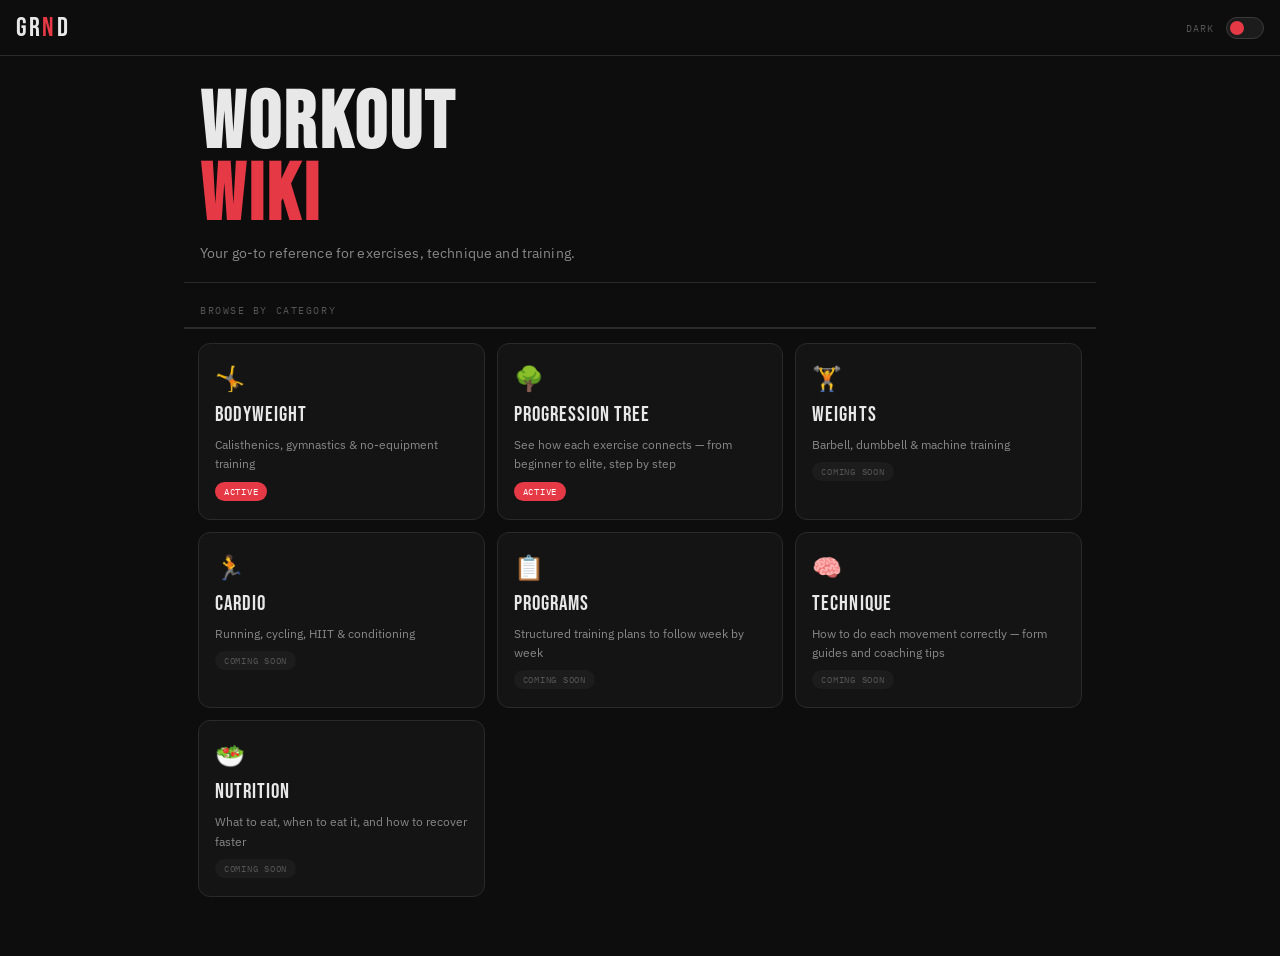
<file: Index.html>
<!--
════════════════════════════════════════════════════════════════
  GRND // WORKOUT WIKI
  Single-file HTML app. No build step. No dependencies except
  Google Fonts (loaded via <link>). Designed for mobile-first.
════════════════════════════════════════════════════════════════

  ── VIEWS / ROUTING ─────────────────────────────────────────
  Navigation is handled by goTo(viewName) in the <script>.
  Each screen is a <div class="view" id="view-{name}">.
  Only one view has class "active" at a time (CSS display:block).
  Current view IDs: home | bodyweight | pushup-library
  To add a new library (e.g. pull-ups):
    1. Add a <div class="view" id="view-{name}"> block in <main>
    2. Add a .lib-item entry in view-bodyweight pointing to it
    3. Add its data array and renderTable() equivalent in <script>

  ── THEME ───────────────────────────────────────────────────
  Controlled by data-theme="dark|light" on <html>.
  All colours use CSS variables defined in :root (dark) and
  [data-theme="light"] (light overrides). Only colour vars
  change between themes — layout/spacing vars do not.

  CSS variable reference:
    --bg          Page background (darkest)
    --bg2         Slightly lighter surface (hover states, detail rows)
    --bg3         Header, table head, chips background
    --border      Subtle divider lines
    --border2     Stronger borders, scrollbar thumb
    --text        Primary text
    --text2       Secondary / subdued text
    --text3       Placeholder / disabled text
    --accent      Red #e63946 — primary interactive colour
    --gold        #f4a261 — star ratings, mid-difficulty
    --green       #2a9d5c — low difficulty / safe risk
    --header-h    Fixed header height (56px) — used for sticky offset
    --mono        IBM Plex Mono — data, labels, badges
    --sans        IBM Plex Sans — body prose
    --display     Bebas Neue — headings, exercise names
    --trans       Default transition shorthand (0.2s ease)

  ── EXERCISE DATA SCHEMA ────────────────────────────────────
  Each entry in the `pushups` array:

    id          integer, unique, never reuse a deleted id
    name        string — display name
    alt         string — alternative / common name (shown below name)
    muscles     array of { n: string, p: boolean }
                  n = muscle name — MUST match a key in MUSCLES{}
                      or be a plain label if no modal entry exists
                  p = true if primary mover, false if secondary
                  First entry with p:true drives "sort by muscle"
    tags        array of lowercase strings used by filter chips
                  valid values: chest | shoulders | triceps | core
                               back | legs (add chip in HTML too)
    diff        integer 1–10  (difficulty; drives colour scale)
    str         { suit: boolean, eff: integer 1–5 }
                  suit = is this exercise suited for strength training?
                  eff  = effectiveness for that goal (stars, 1–5)
    vol         same schema as str, for volume/hypertrophy
    end         same schema as str, for endurance
    risk        integer 1–5
                  1=SAFE 2=LOW 3=MOD 4=HIGH 5=EXTREME
    joints      { wrist, shoulder, lowerBack, knee }
                  each integer 0–4  (0=N/A, 1=LOW … 4=EXTREME)
    technique   integer 1–5
                  1=BASIC 2=NOVICE 3=INTERMEDIATE 4=ADVANCED 5=ELITE
    mobility    integer 1–3  (1=LOW 2=MEDIUM 3=HIGH)
    desc        string — factual description, 1–3 sentences
    cues        string — 1–2 coaching cues, plain text
    equipment   string — e.g. "None" | "Elevated surface" | "Gymnastic rings"
    position    string — e.g. "Prone" | "Inverted" | "Dynamic" | "Standing"

  ── TABLE COLUMNS & SORT ────────────────────────────────────
  Columns: EXERCISE | MUSCLES | DIFFICULTY | STRENGTH | VOLUME
           ENDURANCE | RISK
  All columns are sortable. Sort state lives in:
    sortCol   string — matches data-col attribute on <th>
    sortDir   1 (asc) | -1 (desc)
  Sort keys per column:
    name      → entry.name (alphabetical)
    muscles   → primary muscle name (alphabetical)
    diff      → entry.diff (numeric)
    str/vol/end → suit(boolean→+10) + eff(1–5) combined score
    risk      → entry.risk (numeric)
  The sticky column header (#stickyColHeader) and the scrollable
  table body (#tableBodyWrap) are kept in scroll sync via JS.
  Do not remove either id or the sync listeners at the bottom.

  ── MUSCLE MODAL ────────────────────────────────────────────
  Clicking a muscle tag (.mtag) calls openMuscle(event, name).
  name must match a key in the MUSCLES{} object.
  If no matching key exists the modal silently does nothing.
  Modal is a fixed overlay (#muscleOverlay). Close via:
    × button | click outside | Escape key
  Do not add inline onclick to muscle tags that navigate away —
  stopPropagation() is already called inside openMuscle().

  ── SETS & REPS (prescriptionBlock) ────────────────────────
  Derived automatically from each exercise's str/vol/end data.
  No extra fields needed on exercise entries.
  suit:false        → row shows "— not recommended"
  suit:true, eff1–5 → sets × reps pulled from preset tables
  Three preset tables: STRENGTH / VOLUME / ENDURANCE
  Each has 5 tiers (eff 1–5) with different set/rep ranges.
  To adjust prescriptions globally edit the preset arrays
  inside prescriptionBlock() in the <script>.

════════════════════════════════════════════════════════════════
-->
<!DOCTYPE html>
<html lang="en" data-theme="dark">
<head>
<meta charset="UTF-8" />
<meta name="viewport" content="width=device-width, initial-scale=1.0" />
<title>GRND // Workout Wiki</title>
<link href="https://fonts.googleapis.com/css2?family=Bebas+Neue&family=IBM+Plex+Mono:wght@400;500;600&family=IBM+Plex+Sans:wght@300;400;500&display=swap" rel="stylesheet" />
<style>
  :root {
    --bg:#0d0d0d; --bg2:#141414; --bg3:#1c1c1c;
    --border:#2a2a2a; --border2:#3a3a3a;
    --text:#e8e8e8; --text2:#888; --text3:#555;
    --accent:#e63946; --gold:#f4a261; --green:#2a9d5c;
    --header-h:56px;
    --mono:'IBM Plex Mono',monospace;
    --sans:'IBM Plex Sans',sans-serif;
    --display:'Bebas Neue',sans-serif;
    --trans:0.2s ease;
  }
  [data-theme="light"] {
    --bg:#f0ede8; --bg2:#e8e4dd; --bg3:#ddd8cf;
    --border:#ccc6bb; --border2:#b8b2a6;
    --text:#1a1a1a; --text2:#555; --text3:#999;
  }
  *,*::before,*::after{box-sizing:border-box;margin:0;padding:0}
  html{font-size:16px;scroll-behavior:smooth}
  body{background:var(--bg);color:var(--text);font-family:var(--sans);min-height:100vh;overflow-x:hidden;transition:background var(--trans),color var(--trans)}
  button{cursor:pointer;border:none;background:none;color:inherit;font:inherit}
  ul{list-style:none}

  /* HEADER */
  header{position:fixed;top:0;left:0;right:0;z-index:200;height:var(--header-h);background:var(--bg);border-bottom:1px solid var(--border);display:flex;align-items:center;justify-content:space-between;padding:0 16px}
  .logo{font-family:var(--display);font-size:1.7rem;letter-spacing:0.08em}
  .logo span{color:var(--accent)}
  .header-right{display:flex;align-items:center;gap:12px}
  .theme-toggle{width:38px;height:22px;background:var(--bg3);border:1px solid var(--border2);border-radius:11px;position:relative;transition:background var(--trans)}
  .theme-toggle::after{content:'';position:absolute;top:3px;left:3px;width:14px;height:14px;border-radius:50%;background:var(--accent);transition:transform var(--trans)}
  [data-theme="light"] .theme-toggle::after{transform:translateX(16px)}
  .theme-label{font-family:var(--mono);font-size:0.65rem;color:var(--text3);letter-spacing:0.1em}

  /* MAIN */
  main{margin-top:var(--header-h);padding-bottom:80px;max-width:960px;margin-left:auto;margin-right:auto}
  @media(min-width:700px){main{padding:0 24px 40px}}

  /* VIEWS */
  .view{display:none;animation:fadeIn 0.22s ease}
  .view.active{display:block}
  @keyframes fadeIn{from{opacity:0;transform:translateY(5px)}to{opacity:1;transform:translateY(0)}}

  /* BREADCRUMB */
  .breadcrumb{display:flex;align-items:center;gap:6px;flex-wrap:wrap;padding:14px 16px 6px;font-family:var(--mono);font-size:0.7rem;color:var(--text3);letter-spacing:0.06em}
  .crumb{color:var(--text2);cursor:pointer;transition:color var(--trans)}
  .crumb:hover{color:var(--accent)}
  .sep{color:var(--text3)}

  /* HOME */
  .home-hero{padding:32px 16px 20px;border-bottom:1px solid var(--border)}
  .home-hero h1{font-family:var(--display);font-size:clamp(2.8rem,10vw,5rem);letter-spacing:0.04em;line-height:0.9}
  .home-hero h1 em{color:var(--accent);font-style:normal}
  .home-hero p{margin-top:12px;font-family:var(--sans);font-size:0.85rem;color:var(--text2);letter-spacing:0.01em;max-width:380px}
  .section-label{padding:20px 16px 10px;font-family:var(--mono);font-size:0.65rem;color:var(--text3);letter-spacing:0.15em;text-transform:uppercase;border-bottom:1px solid var(--border)}
  .category-grid{display:grid;grid-template-columns:repeat(2,1fr);gap:10px;padding:12px 12px 0;border-top:1px solid var(--border)}
  @media(min-width:600px){.category-grid{grid-template-columns:repeat(3,1fr);gap:12px;padding:14px 14px 0}}
  @keyframes cardIn{from{opacity:0;transform:translateY(14px)}to{opacity:1;transform:translateY(0)}}
  .cat-card{background:var(--bg2);border:1px solid var(--border);border-radius:12px;padding:18px 16px;display:flex;flex-direction:column;gap:8px;transition:background var(--trans),border-color var(--trans);position:relative;overflow:hidden;opacity:0;animation:cardIn 0.38s ease forwards}
  .cat-card:nth-child(1){animation-delay:0.05s}
  .cat-card:nth-child(2){animation-delay:0.18s}
  .cat-card:nth-child(3){animation-delay:0.31s}
  .cat-card:nth-child(4){animation-delay:0.44s}
  .cat-card:nth-child(5){animation-delay:0.57s}
  .cat-card:nth-child(6){animation-delay:0.70s}
  .cat-card:nth-child(7){animation-delay:0.83s}
  .cat-card.active{cursor:pointer}
  .cat-card.active:hover{background:var(--bg3);border-color:var(--border2)}
  .cat-card.active:hover .cat-arrow{opacity:1;transform:translateX(0) translateY(-50%)}
  .cat-card.placeholder{opacity:0.42}
  .cat-icon{font-size:1.5rem}
  .cat-name{font-family:var(--display);font-size:1.3rem;letter-spacing:0.05em}
  .cat-desc{font-family:var(--sans);font-size:0.78rem;color:var(--text2);line-height:1.55}
  .cat-badge{display:inline-block;font-family:var(--mono);font-size:0.58rem;padding:3px 9px;border-radius:20px;background:var(--accent);color:#fff;letter-spacing:0.08em;align-self:flex-start}
  .cat-badge.wip{background:var(--bg3);color:var(--text3)}
  .cat-arrow{position:absolute;right:16px;top:50%;transform:translateX(4px) translateY(-50%);opacity:0;transition:all var(--trans);font-size:1.1rem;color:var(--accent)}

  /* SUB-CATEGORY */
  .sub-hero{padding:24px 16px 16px;border-bottom:1px solid var(--border)}
  .sub-hero h2{font-family:var(--display);font-size:clamp(2rem,8vw,3.5rem);letter-spacing:0.05em}
  .sub-hero p{font-family:var(--sans);font-size:0.85rem;color:var(--text2);margin-top:6px;letter-spacing:0.01em}
  .library-list{padding:8px 0}
  .lib-item{display:flex;align-items:center;justify-content:space-between;padding:16px;border-bottom:1px solid var(--border);transition:background var(--trans);border-radius:0}
  .lib-item.active{cursor:pointer}
  .lib-item.active:hover{background:var(--bg2)}
  .lib-item.placeholder{opacity:0.4}
  .lib-left{display:flex;flex-direction:column;gap:4px}
  .lib-name{font-family:var(--display);font-size:1.25rem;letter-spacing:0.04em}
  .lib-meta{font-family:var(--sans);font-size:0.78rem;color:var(--text2);letter-spacing:0.01em}
  .lib-right{display:flex;align-items:center;gap:10px}
  .lib-count{font-family:var(--mono);font-size:0.65rem;color:var(--text3)}
  .lib-arrow{color:var(--accent);font-size:1rem;opacity:0;transition:opacity var(--trans)}
  .lib-item.active:hover .lib-arrow{opacity:1}

  /* LIBRARY HERO */
  .lib-hero{padding:24px 16px 16px;border-bottom:1px solid var(--border)}
  .lib-hero h2{font-family:var(--display);font-size:clamp(1.8rem,7vw,3rem);letter-spacing:0.05em}
  .lib-hero .lib-tagline{font-family:var(--sans);font-size:0.82rem;color:var(--text2);margin-top:6px;letter-spacing:0.01em}
  .lib-stats{display:flex;gap:20px;margin-top:14px;flex-wrap:wrap}
  .lib-stat{font-family:var(--mono);font-size:0.65rem}
  .lib-stat strong{color:var(--accent);font-size:1rem;font-family:var(--display);letter-spacing:0.05em;display:block}

  /* SEARCH */
  .search-bar{padding:12px 16px;border-bottom:1px solid var(--border)}
  .search-input{width:100%;background:var(--bg2);border:1px solid var(--border2);border-radius:8px;padding:9px 13px;font-family:var(--mono);font-size:0.75rem;color:var(--text);outline:none;transition:border-color var(--trans)}
  .search-input::placeholder{color:var(--text3)}
  .search-input:focus{border-color:var(--accent)}

  /* FILTER */
  .filter-row-wrap{position:relative;border-bottom:1px solid var(--border)}
  .filter-row-wrap::after{content:'';position:absolute;top:0;right:0;width:48px;height:100%;background:linear-gradient(to right,transparent,var(--bg));pointer-events:none;z-index:2}
  .filter-row{padding:8px 12px 8px 16px;display:flex;gap:5px;flex-wrap:nowrap;overflow-x:auto;-webkit-overflow-scrolling:touch;scrollbar-width:none}
  .filter-row::-webkit-scrollbar{display:none}
  .filter-chip{font-family:var(--mono);font-size:0.6rem;padding:7px 13px;border-radius:6px;border:1px solid var(--border2);background:transparent;color:var(--text3);letter-spacing:0.07em;cursor:pointer;transition:all var(--trans);white-space:nowrap;flex-shrink:0}
  .filter-chip:hover{background:var(--bg2);color:var(--text)}
  .filter-chip.on{background:var(--accent);border-color:var(--accent);color:#fff}
  .filter-chip.hof-chip{border-color:#3a2800;color:#c87d00}
  .filter-chip.hof-chip:hover{background:#1a1000;color:#f4a261;border-color:#5a3a00}
  .filter-chip.hof-chip.on{background:linear-gradient(90deg,#7a4f00,#c87d00);border-color:#c87d00;color:#ffe08a}

  /* TABLE — fixed layout kills overlap */
  .scroll-hint{font-family:var(--mono);font-size:0.6rem;color:var(--text3);padding:6px 16px;letter-spacing:0.08em;display:none}
  @media(max-width:760px){.scroll-hint{display:block}}
  .table-wrap{overflow-x:auto;-webkit-overflow-scrolling:touch}
  table{width:100%;min-width:820px;border-collapse:collapse;font-family:var(--mono);font-size:0.72rem;table-layout:fixed}
  col.cn{width:220px}
  col.cm{width:190px}
  col.cd{width:120px}
  col.ct{width:76px}
  col.cr{width:75px}

  thead{background:var(--bg3);}

  /* STICKY COLUMN HEADER — lives outside overflow-x:auto so sticky works */
  .sticky-header{position:sticky;top:var(--header-h);z-index:10;background:var(--bg3);overflow-x:auto;-webkit-overflow-scrolling:touch;scrollbar-width:none;}
  .sticky-header::-webkit-scrollbar{display:none;}

  /* SCROLLBARS */
  ::-webkit-scrollbar{width:6px;height:6px}
  ::-webkit-scrollbar-track{background:var(--bg2)}
  ::-webkit-scrollbar-thumb{background:var(--border2);border-radius:3px}
  ::-webkit-scrollbar-thumb:hover{background:var(--accent)}
  ::-webkit-scrollbar-corner{background:var(--bg2)}
  * { scrollbar-width: thin; scrollbar-color: var(--border2) var(--bg2); }
  .sticky-header table{width:100%;min-width:820px;border-collapse:collapse;font-family:var(--mono);font-size:0.72rem;table-layout:fixed;}
  th{padding:13px 12px;text-align:left;font-weight:600;color:var(--text2);letter-spacing:0.08em;border-bottom:2px solid var(--border2);white-space:nowrap;font-size:0.62rem;text-transform:uppercase;overflow:hidden}
  th.center{text-align:center}
  th.sortable{cursor:pointer;user-select:none}
  th.sortable:hover{color:var(--text)}
  th .si{margin-left:4px;color:var(--text3)}
  th.sorted{color:var(--accent)}
  th.sorted .si{color:var(--accent)}

  tbody tr{border-bottom:1px solid var(--border);transition:background var(--trans);cursor:pointer}
  tbody tr:hover{background:var(--bg2)}
  .detail-row{cursor:default}
  .detail-row:hover{background:var(--bg2) !important}

  td{padding:11px 12px;vertical-align:middle;overflow:hidden}
  td.ex-name{font-weight:600;color:var(--text);font-size:0.78rem}
  td.ex-name .ex-alt{display:block;font-weight:400;color:var(--text3);font-size:0.62rem;margin-top:2px;white-space:nowrap;overflow:hidden;text-overflow:ellipsis}

  /* MUSCLE TAGS */
  .muscles{display:flex;gap:4px;flex-wrap:wrap}
  .mtag{padding:2px 8px;border-radius:20px;background:var(--bg3);border:1px solid var(--border2);font-size:0.58rem;color:var(--text2);white-space:nowrap;cursor:pointer;transition:all var(--trans);user-select:none}
  .mtag:hover{background:var(--accent);border-color:var(--accent);color:#fff}
  .mtag.primary{background:#1a2030;border-color:#2a3a55;color:#7aaed4}
  .mtag.primary:hover{background:var(--accent);border-color:var(--accent);color:#fff}
  [data-theme="light"] .mtag.primary{background:#d0dff0;border-color:#90a8c8;color:#345}
  [data-theme="light"] .mtag.primary:hover{background:var(--accent);border-color:var(--accent);color:#fff}

  /* DIFFICULTY BAR */
  .diff-wrap{display:flex;align-items:center;gap:7px;white-space:nowrap}
  .diff-bar{width:50px;height:6px;background:var(--bg3);border-radius:6px;overflow:hidden;flex-shrink:0}
  .diff-fill{height:100%;border-radius:3px}
  .diff-num{font-size:0.7rem;font-weight:600;flex-shrink:0}

  /* TRAINING CELLS */
  td.tc{text-align:center;padding:8px 4px}
  .t-badge{display:inline-flex;flex-direction:column;align-items:center;gap:3px}
  .t-suit{font-size:0.75rem;font-weight:700;line-height:1}
  .t-suit.yes{color:var(--green)}
  .t-suit.no{color:var(--text3)}
  .t-stars{display:flex;gap:1px}
  .star{font-size:0.55rem}
  .star.filled{color:var(--gold)}
  .star.empty{color:var(--border2)}

  /* DETAIL ROW */
  .detail-row{display:none;background:var(--bg2)}
  .detail-row.open{display:table-row}
  .detail-cell{padding:14px 16px;border-bottom:2px solid var(--accent);font-size:0.72rem;color:var(--text2);line-height:1.7}
  .detail-row.hof{background:#0e0a00}
  .detail-row.hof .detail-cell{border-bottom:2px solid #c87d00;box-shadow:0 3px 12px #c87d0033}
  [data-theme="light"] .detail-row.hof{background:#fdf4e3}
  [data-theme="light"] .detail-row.hof .detail-cell{border-bottom:2px solid #c87d00}
  .detail-grid{display:grid;grid-template-columns:1fr;gap:12px}
  @media(min-width:420px){.detail-grid{grid-template-columns:1fr 1fr}}
  @media(min-width:540px){.detail-grid{grid-template-columns:1fr 1fr 1fr}}
  .detail-block strong{display:block;font-size:0.58rem;letter-spacing:0.1em;text-transform:uppercase;color:var(--text3);margin-bottom:4px}

  .empty-state{padding:48px 16px;text-align:center;font-family:var(--mono);color:var(--text3);font-size:0.75rem}
  .empty-state .empty-icon{font-size:2rem;margin-bottom:12px;display:block}

  /* RISK DOT — compact traffic-light column */
  td.trisk{padding:8px 12px;vertical-align:middle}
  .risk-wrap{display:flex;align-items:center;gap:5px;white-space:nowrap;font-family:var(--mono);font-size:0.6rem;font-weight:600;letter-spacing:0.06em}
  .risk-dot{width:8px;height:8px;border-radius:50%;flex-shrink:0;box-shadow:0 0 4px currentColor}

  /* TACTICAL ASSESSMENT inside detail panel */
  .tactical-section{margin-top:14px;padding-top:14px;border-top:1px solid var(--border)}
  .tactical-label{font-family:var(--mono);font-size:0.58rem;letter-spacing:0.15em;color:var(--text3);text-transform:uppercase;margin-bottom:12px}
  .tactical-grid{display:grid;grid-template-columns:repeat(4,1fr);gap:16px}
  @media(max-width:700px){.tactical-grid{grid-template-columns:1fr 1fr}}
  .jrow{display:flex;align-items:center;gap:6px;margin-bottom:7px;font-family:var(--mono);font-size:0.6rem}
  .jrow-label{color:var(--text3);width:80px;flex-shrink:0;letter-spacing:0.04em}
  .jdots{display:flex;gap:3px;align-items:center}
  .jdot{width:8px;height:8px;border-radius:50%;border:1px solid var(--border2);flex-shrink:0}
  .jval{font-weight:600;margin-left:4px;font-size:0.58rem}
  .tech-level{font-family:var(--mono);font-size:0.72rem;font-weight:600;margin-bottom:5px}
  .tech-bar-wrap{height:4px;background:var(--bg3);border-radius:2px;overflow:hidden;margin-bottom:4px}
  .tech-fill{height:100%;border-radius:2px;transition:width 0.4s ease}
  .tech-sub{font-family:var(--mono);font-size:0.58rem;color:var(--text3);line-height:1.6}
  .mob-pill{display:inline-block;padding:3px 12px;border-radius:20px;font-size:0.6rem;letter-spacing:0.08em;font-weight:600;font-family:var(--mono)}
  .mob-1{background:#0d2018;border:1px solid #1a3d28;color:#70c090}
  .mob-2{background:#1a1500;border:1px solid #4a4000;color:#d4bb00}
  .mob-3{background:#2a1010;border:1px solid #5a2020;color:#e08080}
  .mob-desc{font-family:var(--mono);font-size:0.58rem;color:var(--text3);margin-top:6px;line-height:1.6}

  /* HOF GLOW ANIMATION */
  @keyframes hofBadgePulse{
    0%,100%{box-shadow:0 0 5px #c87d0077,0 0 2px #c87d00bb}
    50%{box-shadow:0 0 11px #f4a261aa,0 0 4px #ffe08a88}
  }
  @keyframes hofCardPulse{
    0%,100%{box-shadow:-3px 0 10px #c87d0030,0 0 0 transparent}
    50%{box-shadow:-3px 0 20px #c87d0055,0 0 25px #c87d0010}
  }

  /* HALL OF FAME BADGE */
  .hof-badge{display:inline-flex;align-items:center;gap:3px;font-family:var(--mono);font-size:0.52rem;font-weight:600;letter-spacing:0.1em;padding:2px 6px;border-radius:20px;background:linear-gradient(90deg,#7a4f00,#c87d00);color:#ffe08a;border:1px solid #c87d00;vertical-align:middle;margin-left:6px;white-space:nowrap;animation:hofBadgePulse 2.8s ease-in-out infinite;text-shadow:0 0 6px #ffe08a88}
  .hof-badge::before{content:'★';font-size:0.6rem}
  .hof-section{margin-top:10px;padding:6px 10px;background:#1a1200;border:1px solid #3a2800;border-radius:3px;display:flex;align-items:center;gap:6px;font-family:var(--mono);font-size:0.6rem;color:#c87d00}
  .hof-section::before{content:'★';font-size:0.8rem}

  /* HOF DESCRIPTION BLOCK — replaces plain detail-block for HOF exercise descriptions */
  .hof-desc-block{position:relative;padding:10px 12px 10px 14px;background:linear-gradient(135deg,#0d0900 0%,#130f00 100%);border:1px solid #3a2800;border-left:3px solid #c87d00;border-radius:3px;overflow:hidden;box-shadow:-3px 0 14px #c87d0033,inset 2px 0 8px -4px #c87d0044}
  .hof-desc-block::before{content:'';position:absolute;inset:0;background:repeating-linear-gradient(45deg,transparent,transparent 18px,rgba(196,125,0,0.018) 18px,rgba(196,125,0,0.018) 19px);pointer-events:none}
  .hof-desc-block strong{display:flex;align-items:center;gap:5px;font-size:0.56rem;letter-spacing:0.14em;text-transform:uppercase;color:#c87d00;margin-bottom:7px;font-family:var(--mono);text-shadow:0 0 8px #c87d0099}
  .hof-desc-block strong::before{content:'★';font-size:0.65rem;opacity:0.9}
  .hof-desc-block .hof-desc-text{font-family:var(--sans);font-size:0.73rem;color:#bfa060;line-height:1.75}
  .hof-desc-block .hof-feat-tag{display:inline-block;margin-top:8px;font-family:var(--mono);font-size:0.52rem;letter-spacing:0.1em;padding:2px 8px;border-radius:2px;background:#2a1a00;border:1px solid #4a3000;color:#c87d00;box-shadow:0 0 8px #c87d0044;text-shadow:0 0 6px #c87d0088}
  [data-theme="light"] .hof-desc-block{background:linear-gradient(135deg,#fef8e8 0%,#fdf2d0 100%);border-color:#e8c060;border-left-color:#c87d00}
  [data-theme="light"] .hof-desc-block strong{color:#8a5a00}
  [data-theme="light"] .hof-desc-block .hof-desc-text{color:#7a5a20}
  [data-theme="light"] .hof-desc-block .hof-feat-tag{background:#fef0c0;border-color:#c8a050;color:#8a5a00}

  /* PRESCRIPTION SECTION inside detail panel */
  .prescription-section{margin-top:14px;padding-top:14px;border-top:1px solid var(--border)}
  .prescription-row{display:flex;align-items:baseline;gap:10px;padding:7px 0;border-bottom:1px solid var(--border);font-family:var(--mono);font-size:0.68rem}
  .prescription-row:last-child{border-bottom:none}
  .presc-goal{font-size:0.58rem;letter-spacing:0.1em;text-transform:uppercase;color:var(--text3);width:80px;flex-shrink:0}
  .presc-val{color:var(--text);font-weight:600}
  .presc-note{color:var(--text2);font-size:0.62rem;margin-left:4px}
  .presc-na{color:var(--text3);font-style:italic;font-size:0.62rem}
  .modal-overlay{position:fixed;inset:0;z-index:500;background:rgba(0,0,0,0.78);backdrop-filter:blur(5px);display:flex;align-items:flex-end;justify-content:center;opacity:0;pointer-events:none;transition:opacity 0.22s ease}
  @media(min-width:600px){.modal-overlay{align-items:center}}
  .modal-overlay.open{opacity:1;pointer-events:all}
  .muscle-modal{background:var(--bg2);border:1px solid var(--border2);border-bottom:none;border-radius:10px 10px 0 0;width:100%;max-width:580px;max-height:88vh;overflow-y:auto;transform:translateY(20px);transition:transform 0.25s ease}
  @media(min-width:600px){.muscle-modal{border-bottom:1px solid var(--border2);border-radius:6px;transform:translateY(10px) scale(0.97)}}
  .modal-overlay.open .muscle-modal{transform:translateY(0) scale(1)}
  .modal-handle{width:36px;height:4px;background:var(--border2);border-radius:2px;margin:12px auto 0}
  @media(min-width:600px){.modal-handle{display:none}}

  .modal-header{padding:16px 20px 0;display:flex;align-items:flex-start;justify-content:space-between;gap:12px}
  .modal-label{font-family:var(--mono);font-size:0.6rem;color:var(--text3);letter-spacing:0.12em;text-transform:uppercase;margin-bottom:4px}
  .modal-name{font-family:var(--display);font-size:2.2rem;letter-spacing:0.04em;line-height:1}
  .modal-scientific{font-family:var(--mono);font-size:0.72rem;color:var(--accent);margin-top:5px;font-style:italic}
  .modal-close{width:32px;height:32px;border-radius:50%;background:var(--bg3);border:1px solid var(--border2);font-size:0.9rem;color:var(--text2);display:flex;align-items:center;justify-content:center;flex-shrink:0;transition:all var(--trans)}
  .modal-close:hover{background:var(--accent);border-color:var(--accent);color:#fff}
  .modal-divider{height:1px;background:var(--border);margin:14px 0 0}
  .modal-body{padding:16px 20px 28px;display:flex;flex-direction:column;gap:18px}

  .modal-anatomy{background:var(--bg3);border:1px solid var(--border);border-radius:4px;padding:18px;display:flex;align-items:flex-start;justify-content:center;gap:20px;flex-wrap:wrap}
  .anatomy-svg-wrap{flex-shrink:0}
  .anatomy-svg-wrap svg{display:block}
  .anatomy-info{flex:1;min-width:160px;display:flex;flex-direction:column;gap:10px}
  .ai-label{font-family:var(--mono);font-size:0.58rem;color:var(--text3);letter-spacing:0.1em;text-transform:uppercase;margin-bottom:2px}
  .ai-val{font-family:var(--mono);font-size:0.68rem;color:var(--text);line-height:1.5}

  .modal-section-label{font-family:var(--mono);font-size:0.6rem;color:var(--text3);letter-spacing:0.12em;text-transform:uppercase;margin-bottom:6px}
  .modal-desc{font-family:var(--sans);font-size:0.82rem;color:var(--text2);line-height:1.75}

  .modal-tags{display:flex;gap:6px;flex-wrap:wrap}
  .modal-tag{font-family:var(--mono);font-size:0.62rem;padding:4px 11px;border-radius:20px;border:1px solid var(--border2);background:var(--bg3);color:var(--text2)}
  .modal-tag.red{border-color:#5a2020;background:#2a1010;color:#e08080}
  .modal-tag.blue{border-color:#1a3060;background:#0d1a33;color:#80a8e0}
  .modal-tag.green{border-color:#1a3d28;background:#0d2018;color:#70c090}

  /* YOUTUBE BLOCK */
  .yt-section{margin-top:14px;padding-top:14px;border-top:1px solid var(--border)}
  .yt-label{font-family:var(--mono);font-size:0.58rem;letter-spacing:0.15em;color:var(--text3);text-transform:uppercase;margin-bottom:8px;display:flex;align-items:center;gap:6px}
  .yt-label::before{content:'▶';color:#ff0000;font-size:0.7rem}
  .yt-wrap{position:relative;width:100%;max-width:320px;padding-bottom:min(180px, 56.25%);height:0;border-radius:4px;overflow:hidden;border:1px solid var(--border2)}
  .yt-wrap iframe{position:absolute;top:0;left:0;width:100%;height:100%;border:none}
  .yt-placeholder{width:100%;max-width:320px;height:100px;border-radius:4px;border:1px dashed var(--border2);display:flex;flex-direction:column;align-items:center;justify-content:center;gap:6px;background:var(--bg3)}
  .yt-placeholder-icon{font-size:1.2rem;opacity:0.4}
  .yt-placeholder-text{font-family:var(--mono);font-size:0.58rem;color:var(--text3);letter-spacing:0.12em;text-transform:uppercase}
  .hof-lib-item .lib-name{color:#f4a261}
  .hof-lib-item:hover{background:var(--bg2)}

  /* PROGRESSION TREE */
  .progress-shell{padding:12px 16px 28px}
  .prog-filter-bar{display:flex;flex-wrap:wrap;gap:6px;padding:10px 16px 12px;border-bottom:1px solid var(--border);align-items:center}
  .prog-filter-label{font-family:var(--mono);font-size:0.58rem;color:var(--text3);letter-spacing:0.14em;text-transform:uppercase;margin-right:4px;flex-shrink:0}
  .prog-family-chip{font-family:var(--mono);font-size:0.6rem;padding:5px 12px;border-radius:20px;border:1px solid var(--border2);background:var(--bg2);color:var(--text2);letter-spacing:0.07em;cursor:pointer;transition:all var(--trans)}
  .prog-family-chip:hover{color:var(--text);border-color:var(--border2)}
  .prog-board{border:1px solid var(--border);border-radius:12px;overflow:hidden;background:var(--bg);margin-top:12px}
  .prog-rows{display:flex;flex-direction:column}
  .prog-row{display:grid;grid-template-columns:52px minmax(0,1fr);border-bottom:1px solid var(--border)}
  .prog-row:last-child{border-bottom:none}
  .prog-row-empty{opacity:0.28}
  .prog-diff{display:flex;align-items:flex-start;justify-content:center;padding:14px 0 10px;border-right:1px solid var(--border);background:var(--bg2);flex-shrink:0}
  .prog-diff-value{font-family:var(--display);font-size:1.4rem;letter-spacing:0.04em;line-height:1}
  .prog-lanes-scroll{overflow-x:auto;padding:10px 12px;-webkit-overflow-scrolling:touch}
  .prog-lanes{display:grid;gap:8px}
  .prog-group{min-height:52px;padding:8px 10px;border:1px solid var(--border);border-radius:8px;background:var(--bg2)}
  .prog-group-hof{border-color:#3a2800;background:#080500}
  .prog-group-label{font-family:var(--mono);font-size:0.5rem;letter-spacing:0.14em;text-transform:uppercase;margin-bottom:7px;font-weight:600}
  .prog-group-list{display:flex;flex-direction:column;gap:4px}
  .prog-item{width:100%;padding:6px 10px 6px 10px;border-radius:5px;border:1px solid var(--border2);border-left-width:3px;background:var(--bg);text-align:left;transition:transform var(--trans),border-color var(--trans),background var(--trans);display:flex;align-items:center;justify-content:space-between;gap:6px}
  .prog-item:hover{transform:translateY(-1px);background:var(--bg3)}
  .prog-item-name{font-family:var(--sans);font-size:0.78rem;font-weight:400;letter-spacing:0.01em;line-height:1.2;color:var(--text)}
  .prog-hof-star{font-size:0.6rem;color:#c87d00;text-shadow:0 0 8px #c87d0099;flex-shrink:0}
  .prog-item-hof{border-color:#3a2800;background:#080500}
  .prog-item-hof:hover{background:#110d00}
  .prog-item-hof .prog-item-name{color:#f4a261}
  .prog-empty-tier{padding:8px 4px;font-family:var(--mono);font-size:0.58rem;color:var(--text3);font-style:italic;letter-spacing:0.06em}
  .family-push{border-left-color:#e63946}
  .family-pull{border-left-color:#4c9be8}
  .family-dip{border-left-color:#f4a261}
  .family-handstand{border-left-color:#a78bfa}
  .family-core{border-left-color:#2a9d5c}
  .family-squat{border-left-color:#48b58a}
  .prog-item-hof.family-push,.prog-item-hof.family-pull,.prog-item-hof.family-core,.prog-item-hof.family-dip,.prog-item-hof.family-handstand,.prog-item-hof.family-squat{border-left-color:#c87d00}
  .prog-legend{display:flex;flex-wrap:wrap;gap:12px 18px;padding:10px 16px;border-top:1px solid var(--border);background:var(--bg2);border-radius:0 0 12px 12px}
  .prog-legend-item{display:flex;align-items:center;gap:6px;font-family:var(--mono);font-size:0.58rem;color:var(--text2);letter-spacing:0.07em;text-transform:uppercase}
  .prog-legend-dot{width:12px;height:3px;border-radius:1px;flex-shrink:0}
  @media(max-width:640px){
    .progress-shell{padding:8px 8px 28px}
    .prog-diff-value{font-size:1.2rem}
    .prog-lanes-scroll{padding:8px}
  }

  /* WIP STUB PAGES */
  .wip-base-move{padding:20px 16px}
  .wip-label{font-family:var(--mono);font-size:0.62rem;color:var(--text3);letter-spacing:0.15em;text-transform:uppercase;margin-bottom:12px}
  .wip-card{background:var(--bg2);border:1px solid var(--border2);border-left:3px solid var(--accent);border-radius:10px;padding:18px 20px}
  .wip-card-name{font-family:var(--display);font-size:clamp(1.6rem,5vw,2.4rem);letter-spacing:0.05em;margin-bottom:4px}
  .wip-card-alt{font-family:var(--mono);font-size:0.62rem;color:var(--text2);margin-bottom:14px}
  .wip-card-muscles{display:flex;gap:6px;flex-wrap:wrap;margin-bottom:14px}
  .wip-mtag{font-family:var(--mono);font-size:0.6rem;padding:3px 9px;border-radius:20px;border:1px solid var(--border2);background:var(--bg3);color:var(--text2)}
  .wip-mtag.primary{border-color:var(--accent);color:var(--accent);background:rgba(230,57,70,0.08)}
  .wip-card-desc{font-family:var(--sans);font-size:0.82rem;color:var(--text2);line-height:1.75;margin-bottom:16px}
  .wip-coming-badge{display:inline-block;font-family:var(--mono);font-size:0.58rem;padding:4px 10px;border-radius:2px;border:1px dashed var(--border2);color:var(--text3);letter-spacing:0.1em}

  /* HALL OF FAME PAGE */
  .hof-page-hero{padding:32px 16px 28px;background:#0a0700;border-bottom:1px solid #3a2800;text-align:center;position:relative;overflow:hidden}
  .hof-page-hero::before{content:'★';position:absolute;font-size:18rem;color:#f4a261;opacity:0.03;top:50%;left:50%;transform:translate(-50%,-50%);pointer-events:none;font-family:var(--display);line-height:1}
  .hof-deco-line{display:flex;align-items:center;justify-content:center;gap:12px;margin-bottom:14px}
  .hof-deco-line::before,.hof-deco-line::after{content:'';flex:1;max-width:60px;height:1px;background:linear-gradient(90deg,transparent,#c87d00)}
  .hof-deco-line::after{background:linear-gradient(90deg,#c87d00,transparent)}
  .hof-deco-star{font-size:1rem;color:#c87d00;letter-spacing:0.3em;text-shadow:0 0 10px #c87d00cc,0 0 20px #c87d0066}
  .hof-page-title{font-family:var(--display);font-size:clamp(3rem,12vw,6rem);letter-spacing:0.08em;line-height:0.9;background:linear-gradient(135deg,#f4a261,#c87d00,#ffe08a,#c87d00);-webkit-background-clip:text;-webkit-text-fill-color:transparent;background-clip:text;margin-bottom:10px;filter:drop-shadow(0 0 18px #c87d0099)}
  .hof-page-sub{font-family:var(--sans);font-size:0.85rem;color:#7a5a30;letter-spacing:0.02em;margin-bottom:20px}
  .hof-page-stats{display:flex;justify-content:center;gap:32px;flex-wrap:wrap}
  .hof-page-stat{font-family:var(--mono);font-size:0.62rem;color:#7a5a30;letter-spacing:0.08em;text-align:center}
  .hof-page-stat strong{display:block;font-family:var(--display);font-size:1.8rem;color:#f4a261;letter-spacing:0.05em;line-height:1;margin-bottom:2px;text-shadow:0 0 10px #c87d0099}

  .hof-training-row{display:flex;gap:8px;margin-bottom:14px;padding:10px 0;border-top:1px solid #1e1500;border-bottom:1px solid #1e1500}
  .hof-goal-col{flex:1;display:flex;flex-direction:column;align-items:center;gap:3px;padding:0 4px}
  .hof-goal-label{font-family:var(--mono);font-size:0.5rem;letter-spacing:0.12em;color:#7a5a30;text-transform:uppercase}
  .hof-goal-val{font-size:0.78rem;font-weight:700;line-height:1}
  .hof-goal-val.yes{color:#2a9d5c}
  .hof-goal-val.no{color:#3a3a3a}
  .hof-goal-stars{display:flex;gap:1px}

  /* HOF CARDS */
  .hof-cards{padding:20px 16px 40px;display:flex;flex-direction:column;gap:12px}
  @media(min-width:700px){.hof-cards{display:grid;grid-template-columns:1fr 1fr;gap:14px;padding:24px 24px 48px}}
  .hof-card{background:#080600;border:1px solid #2e2000;border-left:3px solid #c87d00;border-radius:10px;overflow:hidden;transition:border-color var(--trans),background var(--trans),box-shadow var(--trans);position:relative;animation:hofCardPulse 3.5s ease-in-out infinite}
  .hof-card:hover{background:#0e0900;border-color:#5a3a00;border-left-color:#f4a261;box-shadow:-3px 0 24px #f4a26155,0 0 30px #c87d0022;animation:none}
  .hof-card-main{padding:16px 18px;cursor:pointer;position:relative}
  .hof-card-top{display:flex;justify-content:space-between;align-items:flex-start;margin-bottom:10px}
  .hof-card-label{font-family:var(--mono);font-size:0.52rem;letter-spacing:0.15em;color:#7a5a30;text-transform:uppercase}
  .hof-diff-badge{font-family:var(--display);font-size:1.6rem;letter-spacing:0.02em;line-height:1;text-align:right;flex-shrink:0}
  .hof-diff-sub{font-family:var(--mono);font-size:0.5rem;color:#7a5a30;text-align:right;letter-spacing:0.08em}
  .hof-card-name{font-family:var(--display);font-size:clamp(1.4rem,4vw,1.9rem);letter-spacing:0.04em;color:#f4a261;line-height:1;margin-bottom:3px;text-shadow:0 0 14px #c87d0077}
  .hof-card-alt{font-family:var(--sans);font-size:0.78rem;color:#5a4020;letter-spacing:0.01em;margin-bottom:10px}
  .hof-card-muscles{display:flex;gap:4px;flex-wrap:wrap;margin-bottom:12px}
  .hof-card-desc{font-family:var(--sans);font-size:0.72rem;color:#7a6040;line-height:1.6;display:-webkit-box;-webkit-line-clamp:2;-webkit-box-orient:vertical;overflow:hidden;margin-bottom:12px}
  .hof-card-chips{display:flex;gap:5px;flex-wrap:wrap;margin-bottom:14px}
  .hof-chip-item{font-family:var(--mono);font-size:0.52rem;padding:2px 8px;border-radius:20px;letter-spacing:0.06em;border:1px solid #3a2800;color:#7a5a30;background:transparent}
  .hof-chip-item.extreme{border-color:#5a1a1a;color:#cc4444}
  .hof-chip-item.high{border-color:#4a2e00;color:#c87d00}
  .hof-card-toggle{display:flex;align-items:center;gap:6px;font-family:var(--mono);font-size:0.58rem;color:#5a4020;letter-spacing:0.08em;padding-top:10px;border-top:1px solid #1e1500;transition:color var(--trans)}
  .hof-card-toggle .tog-arrow{transition:transform var(--trans);font-size:0.6rem}
  .hof-card.open .hof-card-toggle .tog-arrow{transform:rotate(180deg)}
  .hof-card.open .hof-card-toggle{color:#c87d00}
  .hof-card-detail{display:none;border-top:1px solid #2e2000;background:#060400}
  .hof-card.open .hof-card-detail{display:block}
  .hof-card-detail-inner{padding:16px 18px}
  [data-theme="light"] .hof-page-hero{background:#fdf4e0;border-color:#e8c87a}
  [data-theme="light"] .hof-card{background:#fdf8ee;border-color:#e8c87a;border-left-color:#c87d00}
  [data-theme="light"] .hof-card:hover{background:#fdf0d0}
  [data-theme="light"] .hof-card-name{color:#7a4000}
  [data-theme="light"] .hof-card-desc{color:#8a7050}
  [data-theme="light"] .hof-card-detail{background:#fef5e0}

  /* GLOBAL SEARCH */
  .global-search-wrap{padding:14px 16px 10px;border-bottom:1px solid var(--border)}
  .bottom-nav{position:fixed;bottom:0;left:0;right:0;height:56px;background:var(--bg);border-top:1px solid var(--border);display:flex;align-items:stretch;z-index:150}
  @media(min-width:700px){.bottom-nav{display:none}}
  .bnav-item{flex:1;display:flex;flex-direction:column;align-items:center;justify-content:center;gap:3px;cursor:pointer;transition:background var(--trans);font-family:var(--mono);font-size:0.55rem;color:var(--text3);letter-spacing:0.06em}
  .bnav-item:hover{background:var(--bg2)}
  .bnav-item.active{color:var(--accent)}
  .bnav-icon{font-size:1.1rem}

  /* BACK-TO-TREE FLOATING BUTTON */
  .back-tree-btn{
    position:fixed;bottom:68px;left:50%;
    transform:translateX(-50%) translateY(10px);
    z-index:190;
    display:flex;align-items:center;gap:7px;
    font-family:var(--mono);font-size:0.62rem;letter-spacing:0.1em;
    padding:9px 18px 9px 14px;
    border-radius:20px;
    border:1px solid var(--border2);
    background:var(--bg2);
    color:var(--text2);
    cursor:pointer;white-space:nowrap;
    opacity:0;pointer-events:none;
    transition:opacity 0.22s ease,transform 0.22s ease,background var(--trans),color var(--trans);
    box-shadow:0 4px 20px rgba(0,0,0,0.5);
  }
  .back-tree-btn .btb-arrow{
    color:var(--accent);font-size:0.8rem;line-height:1;
    transition:transform var(--trans);
  }
  .back-tree-btn:hover{background:var(--bg3);color:var(--text)}
  .back-tree-btn:hover .btb-arrow{transform:translateX(-3px)}
  .back-tree-btn.visible{
    opacity:1;pointer-events:all;
    transform:translateX(-50%) translateY(0);
  }
  @media(min-width:700px){
    .back-tree-btn{bottom:24px;font-size:0.65rem}
  }
</style>
</head>
<body>

<button class="back-tree-btn" id="backTreeBtn" onclick="goTo('progression-tree')">
  <span class="btb-arrow">←</span>
  <span>BACK TO TREE</span>
</button>

<header>
  <div class="logo">GR<span>N</span>D</div>
  <div class="header-right">
    <span class="theme-label" id="themeLabel">DARK</span>
    <button class="theme-toggle" id="themeToggle" aria-label="Toggle theme"></button>
  </div>
</header>

<main>

  <!-- HOME -->
  <div class="view active" id="view-home">
    <div class="home-hero">
      <h1>WORKOUT<br /><em>WIKI</em></h1>
      <p>Your go-to reference for exercises, technique and training.</p>
    </div>
    <div class="section-label">BROWSE BY CATEGORY</div>
    <div class="category-grid">
      <div class="cat-card active" onclick="goTo('bodyweight')">
        <div class="cat-icon">🤸</div><div class="cat-name">BODY&shy;WEIGHT</div>
        <div class="cat-desc">Calisthenics, gymnastics &amp; no-equipment training</div>
        <div class="cat-badge">ACTIVE</div><div class="cat-arrow">→</div>
      </div>
      <div class="cat-card active" onclick="goTo('progression-tree')">
        <div class="cat-icon">🌳</div><div class="cat-name">PROGRESSION TREE</div>
        <div class="cat-desc">See how each exercise connects — from beginner to elite, step by step</div>
        <div class="cat-badge">ACTIVE</div><div class="cat-arrow">→</div>
      </div>
      <div class="cat-card placeholder">
        <div class="cat-icon">🏋️</div><div class="cat-name">WEIGHTS</div>
        <div class="cat-desc">Barbell, dumbbell &amp; machine training</div>
        <div class="cat-badge wip">COMING SOON</div>
      </div>
      <div class="cat-card placeholder">
        <div class="cat-icon">🏃</div><div class="cat-name">CARDIO</div>
        <div class="cat-desc">Running, cycling, HIIT &amp; conditioning</div>
        <div class="cat-badge wip">COMING SOON</div>
      </div>
      <div class="cat-card placeholder">
        <div class="cat-icon">📋</div><div class="cat-name">PROGRAMS</div>
        <div class="cat-desc">Structured training plans to follow week by week</div>
        <div class="cat-badge wip">COMING SOON</div>
      </div>
      <div class="cat-card placeholder">
        <div class="cat-icon">🧠</div><div class="cat-name">TECHNIQUE</div>
        <div class="cat-desc">How to do each movement correctly — form guides and coaching tips</div>
        <div class="cat-badge wip">COMING SOON</div>
      </div>
      <div class="cat-card placeholder">
        <div class="cat-icon">🥗</div><div class="cat-name">NUTRITION</div>
        <div class="cat-desc">What to eat, when to eat it, and how to recover faster</div>
        <div class="cat-badge wip">COMING SOON</div>
      </div>
    </div>
  </div>

  <!-- PROGRESSION TREE -->
  <div class="view" id="view-progression-tree">
    <div class="breadcrumb">
      <span class="crumb" onclick="goTo('home')">HOME</span><span class="sep">/</span><span>PROGRESSION TREE</span>
    </div>
    <div class="lib-hero">
      <h2>PROGRESSION TREE</h2>
      <div class="lib-stats">
        <div class="lib-stat"><strong id="progress-total-routes">—</strong>tiers</div>
        <div class="lib-stat"><strong id="progress-total-nodes">—</strong>moves</div>
        <div class="lib-stat"><strong>1–10</strong>difficulty</div>
      </div>
    </div>
    <div class="progress-shell">
      <div id="progressionBody"></div>
    </div>
  </div>

  <!-- BODYWEIGHT -->
  <div class="view" id="view-bodyweight">
    <div class="breadcrumb">
      <span class="crumb" onclick="goTo('home')">HOME</span><span class="sep">/</span><span>BODYWEIGHT</span>
    </div>
    <div class="sub-hero"><h2>BODYWEIGHT</h2><p>No equipment needed. Train anywhere.</p></div>
    <div class="global-search-wrap">
      <input class="search-input" id="globalSearch" type="text" placeholder="Search all exercises, muscles…" autocomplete="off" />
    </div>

    <!-- INLINE SEARCH RESULTS (shown when globalSearch has a term) -->
    <div id="inlineSearchResults" style="display:none">
      <div style="padding:6px 16px 4px;font-family:var(--mono);font-size:0.62rem;color:var(--text3);letter-spacing:0.1em;border-bottom:1px solid var(--border);display:flex;align-items:center;justify-content:space-between">
        <span><span id="inline-shown">0</span> of <span id="inline-total">0</span> exercises found</span>
        <button onclick="clearGlobalSearch()" style="font-family:var(--mono);font-size:0.6rem;color:var(--text3);letter-spacing:0.08em;padding:2px 8px;border:1px solid var(--border2);border-radius:3px;background:var(--bg2);cursor:pointer;transition:all var(--trans)" onmouseover="this.style.color='var(--accent)';this.style.borderColor='var(--accent)'" onmouseout="this.style.color='var(--text3)';this.style.borderColor='var(--border2)'">✕ CLEAR</button>
      </div>
      <div class="sticky-header" id="inline-sticky">
        <table><colgroup><col class="cn"/><col class="cm"/><col class="cd"/><col class="ct"/><col class="ct"/><col class="ct"/><col class="cr"/></colgroup>
          <thead><tr>
            <th class="sortable" data-col="name">EXERCISE <span class="si">↕</span></th>
            <th class="sortable" data-col="muscles">MUSCLES <span class="si">↕</span></th>
            <th class="sortable" data-col="diff">DIFFICULTY <span class="si">↑</span></th>
            <th class="center sortable" data-col="str">STRENGTH <span class="si">↕</span></th>
            <th class="center sortable" data-col="vol">VOLUME <span class="si">↕</span></th>
            <th class="center sortable" data-col="end">ENDURANCE <span class="si">↕</span></th>
            <th class="sortable" data-col="risk">RISK <span class="si">↕</span></th>
          </tr></thead>
        </table>
      </div>
      <div class="scroll-hint">← scroll table horizontally →</div>
      <div class="table-wrap" id="inline-scroll">
        <table><colgroup><col class="cn"/><col class="cm"/><col class="cd"/><col class="ct"/><col class="ct"/><col class="ct"/><col class="cr"/></colgroup>
          <tbody id="inline-body"></tbody>
        </table>
      </div>
      <div class="empty-state" id="inline-empty" style="display:none"><span class="empty-icon">🔍</span>No exercises match your search.</div>
    </div>

    <div id="libraryListWrap">
    <div class="section-label">EXERCISE LIBRARIES</div>
    <ul class="library-list">
      <li class="lib-item active" onclick="goTo('pushup-library')">
        <div class="lib-left"><div class="lib-name">PUSH-UP LIBRARY</div><div class="lib-meta">Chest · Shoulders · Triceps and more</div></div>
        <div class="lib-right"><span class="lib-count" id="pushup-count">— exercises</span><span class="lib-arrow">→</span></div>
      </li>
      <li class="lib-item active" onclick="goTo('pullup-library')">
        <div class="lib-left"><div class="lib-name">PULL-UP LIBRARY</div><div class="lib-meta">Back · Biceps · Shoulders</div></div>
        <div class="lib-right"><span class="lib-count" id="pullup-count">— exercises</span><span class="lib-arrow">→</span></div>
      </li>
      <li class="lib-item active" onclick="goTo('squat-library')">
        <div class="lib-left"><div class="lib-name">SQUAT LIBRARY</div><div class="lib-meta">Quads · Glutes · Hamstrings</div></div>
        <div class="lib-right"><span class="lib-count">coming soon</span><span class="lib-arrow">→</span></div>
      </li>
      <li class="lib-item active" onclick="goTo('core-library')">
        <div class="lib-left"><div class="lib-name">CORE LIBRARY</div><div class="lib-meta">Abs · Obliques · Lower Back</div></div>
        <div class="lib-right"><span class="lib-count">coming soon</span><span class="lib-arrow">→</span></div>
      </li>
      <li class="lib-item active" onclick="goTo('dip-library')">
        <div class="lib-left"><div class="lib-name">DIP LIBRARY</div><div class="lib-meta">Triceps · Chest · Shoulders</div></div>
        <div class="lib-right"><span class="lib-count">coming soon</span><span class="lib-arrow">→</span></div>
      </li>
      <li class="lib-item active" onclick="goTo('handstand-library')">
        <div class="lib-left"><div class="lib-name">HANDSTAND LIBRARY</div><div class="lib-meta">Shoulders · Core · Balance</div></div>
        <div class="lib-right"><span class="lib-count">coming soon</span><span class="lib-arrow">→</span></div>
      </li>
      <li class="lib-item active hof-lib-item" onclick="goTo('hof-library')" style="border-top:1px solid #2e2000;opacity:0.65">
        <div class="lib-left"><div class="lib-name" style="font-size:1rem">★ HALL OF FAME</div><div class="lib-meta">The rarest and most extreme feats in bodyweight training</div></div>
        <div class="lib-right"><span class="lib-count" id="hof-count">— exercises</span><span class="lib-arrow">→</span></div>
      </li>
    </ul>
    </div>
  </div>

  <!-- ALL EXERCISES (GLOBAL SEARCH) -->
  <div class="view" id="view-all-library">
    <div class="breadcrumb">
      <span class="crumb" onclick="goTo('home')">HOME</span><span class="sep">/</span>
      <span class="crumb" onclick="goTo('bodyweight')">BODYWEIGHT</span><span class="sep">/</span>
      <span>SEARCH</span>
    </div>
    <div class="lib-hero">
      <h2>ALL EXERCISES</h2>
      <div class="lib-tagline">Searching all libraries. Tap any exercise to expand it.</div>
      <div class="lib-stats">
        <div class="lib-stat"><strong id="all-total">—</strong>total</div>
        <div class="lib-stat"><strong id="all-shown">—</strong>shown</div>
        <div class="lib-stat"><strong>1–10</strong>difficulty</div>
      </div>
    </div>
    <div class="search-bar">
      <input class="search-input" id="all-search" type="text" placeholder="Search exercises or muscles…" />
    </div>
    <div class="filter-row-wrap"><div class="filter-row" id="all-filterRow">
      <button class="filter-chip on" data-filter="all">ALL</button>
      <button class="filter-chip" data-filter="chest">CHEST</button>
      <button class="filter-chip" data-filter="shoulders">SHOULDERS</button>
      <button class="filter-chip" data-filter="triceps">TRICEPS</button>
      <button class="filter-chip" data-filter="back">BACK</button>
      <button class="filter-chip" data-filter="core">CORE</button>
      <button class="filter-chip" data-filter="quads">QUADS</button>
      <button class="filter-chip" data-filter="glutes">GLUTES</button>
      <button class="filter-chip hof-chip" data-filter="hof">★ HALL OF FAME</button>
    </div>
    </div>
    <div class="sticky-header" id="all-sticky">
      <table>
        <colgroup><col class="cn"/><col class="cm"/><col class="cd"/><col class="ct"/><col class="ct"/><col class="ct"/><col class="cr"/></colgroup>
        <thead><tr>
          <th class="sortable" data-col="name">EXERCISE <span class="si">↕</span></th>
          <th class="sortable" data-col="muscles">MUSCLES <span class="si">↕</span></th>
          <th class="sortable sorted" data-col="diff">DIFFICULTY <span class="si">↑</span></th>
          <th class="center sortable" data-col="str">STRENGTH <span class="si">↕</span></th>
          <th class="center sortable" data-col="vol">VOLUME <span class="si">↕</span></th>
          <th class="center sortable" data-col="end">ENDURANCE <span class="si">↕</span></th>
          <th class="sortable" data-col="risk">RISK <span class="si">↕</span></th>
        </tr></thead>
      </table>
    </div>
    <div class="scroll-hint">← scroll table horizontally →</div>
    <div class="table-wrap" id="all-scroll">
      <table>
        <colgroup><col class="cn"/><col class="cm"/><col class="cd"/><col class="ct"/><col class="ct"/><col class="ct"/><col class="cr"/></colgroup>
        <tbody id="all-body"></tbody>
      </table>
    </div>
    <div class="empty-state" id="all-empty" style="display:none">
      <span class="empty-icon">🔍</span>No exercises match your search.
    </div>
  </div>

  <!-- PUSH-UP LIBRARY -->
  <div class="view" id="view-pushup-library">
    <div class="breadcrumb">
      <span class="crumb" onclick="goTo('home')">HOME</span><span class="sep">/</span>
      <span class="crumb" onclick="goTo('bodyweight')">BODYWEIGHT</span><span class="sep">/</span>
      <span>PUSH-UP LIBRARY</span>
    </div>
    <div class="lib-hero">
      <h2>PUSH-UP LIBRARY</h2>
      <div class="lib-tagline">Tap any exercise to expand it. Tap a muscle name to learn more about it.</div>
      <div class="lib-tagline" style="margin-top:5px;color:var(--text3)">Difficulty is rated 1–10 based on technique, strength needed, mobility and joint stress.</div>
      <div class="lib-stats">
        <div class="lib-stat"><strong id="stat-total">104</strong>variations</div>
        <div class="lib-stat"><strong id="stat-shown">20</strong>shown</div>
        <div class="lib-stat"><strong>1–10</strong>difficulty</div>
      </div>
    </div>
    <div class="search-bar">
      <input class="search-input" id="searchInput" type="text" placeholder="Search exercises or muscles…" />
    </div>
    <div class="filter-row-wrap"><div class="filter-row" id="filterRow">
      <button class="filter-chip on" data-filter="all">ALL</button>
      <button class="filter-chip" data-filter="chest">CHEST</button>
      <button class="filter-chip" data-filter="shoulders">SHOULDERS</button>
      <button class="filter-chip" data-filter="triceps">TRICEPS</button>
      <button class="filter-chip" data-filter="core">CORE</button>
      <button class="filter-chip" data-filter="back">BACK</button>
      <button class="filter-chip hof-chip" data-filter="hof">★ HALL OF FAME</button>
    </div>
    </div>
    <div class="sticky-header" id="stickyColHeader">
      <table>
        <colgroup>
          <col class="cn"/><col class="cm"/><col class="cd"/>
          <col class="ct"/><col class="ct"/><col class="ct"/><col class="cr"/>
        </colgroup>
        <thead>
          <tr>
            <th class="sortable" data-col="name">EXERCISE <span class="si">↕</span></th>
            <th class="sortable" data-col="muscles">MUSCLES <span class="si">↕</span></th>
            <th class="sortable sorted" data-col="diff">DIFFICULTY <span class="si">↑</span></th>
            <th class="center sortable" data-col="str">STRENGTH <span class="si">↕</span></th>
            <th class="center sortable" data-col="vol">VOLUME <span class="si">↕</span></th>
            <th class="center sortable" data-col="end">ENDURANCE <span class="si">↕</span></th>
            <th class="sortable" data-col="risk">RISK <span class="si">↕</span></th>
          </tr>
        </thead>
      </table>
    </div>
    <div class="scroll-hint">← scroll table horizontally →</div>
    <div class="table-wrap" id="tableBodyWrap">
      <table id="pushupTable">
        <colgroup>
          <col class="cn"/><col class="cm"/><col class="cd"/>
          <col class="ct"/><col class="ct"/><col class="ct"/><col class="cr"/>
        </colgroup>
        <tbody id="pushupBody"></tbody>
      </table>
    </div>
    <div class="empty-state" id="emptyState" style="display:none">
      <span class="empty-icon">🔍</span>No exercises match your search.
    </div>
  </div>

  <!-- HALL OF FAME LIBRARY -->
  <div class="view" id="view-hof-library">
    <div class="breadcrumb">
      <span class="crumb" onclick="goTo('home')">HOME</span><span class="sep">/</span>
      <span class="crumb" onclick="goTo('bodyweight')">BODYWEIGHT</span><span class="sep">/</span>
      <span>HALL OF FAME</span>
    </div>
    <div class="hof-page-hero">
      <div class="hof-deco-line"><span class="hof-deco-star">★ ★ ★</span></div>
      <div class="hof-page-title">HALL OF FAME</div>
      <div class="hof-page-sub">Only the rarest, most extreme feats in bodyweight training.</div>
      <div class="hof-page-stats">
        <div class="hof-page-stat"><strong id="hof-stat-total">—</strong>documented feats</div>
        <div class="hof-page-stat"><strong>8–10</strong>difficulty range</div>
        <div class="hof-page-stat"><strong>ELITE</strong>technique floor</div>
      </div>
    </div>
    <div class="hof-cards" id="hofBody"></div>
  </div>

  <!-- PULL-UP LIBRARY -->
  <div class="view" id="view-pullup-library">
    <div class="breadcrumb">
      <span class="crumb" onclick="goTo('home')">HOME</span><span class="sep">/</span>
      <span class="crumb" onclick="goTo('bodyweight')">BODYWEIGHT</span><span class="sep">/</span>
      <span>PULL-UP LIBRARY</span>
    </div>
    <div class="lib-hero">
      <h2>PULL-UP LIBRARY</h2>
      <div class="lib-tagline">Tap any exercise to expand it. Tap a muscle name to learn more about it.</div>
      <div class="lib-tagline" style="margin-top:5px;color:var(--text3)">Difficulty is rated 1–10 based on technique, strength needed, mobility and joint stress.</div>
      <div class="lib-stats">
        <div class="lib-stat"><strong id="pullup-total">1</strong>variations</div>
        <div class="lib-stat"><strong id="pullup-shown">1</strong>shown</div>
        <div class="lib-stat"><strong>1–10</strong>difficulty</div>
      </div>
    </div>
    <div class="search-bar"><input class="search-input" id="pullup-search" type="text" placeholder="Search exercises or muscles…" /></div>
    <div class="filter-row-wrap"><div class="filter-row" id="pullup-filterRow">
      <button class="filter-chip on" data-filter="all">ALL</button>
      <button class="filter-chip" data-filter="back">BACK</button>
      <button class="filter-chip" data-filter="biceps">BICEPS</button>
      <button class="filter-chip" data-filter="shoulders">SHOULDERS</button>
      <button class="filter-chip" data-filter="core">CORE</button>
      <button class="filter-chip hof-chip" data-filter="hof">★ HALL OF FAME</button>
    </div>
    </div>
    <div class="sticky-header" id="pullup-sticky">
      <table><colgroup><col class="cn"/><col class="cm"/><col class="cd"/><col class="ct"/><col class="ct"/><col class="ct"/><col class="cr"/></colgroup>
        <thead><tr>
          <th class="sortable" data-col="name">EXERCISE <span class="si">↕</span></th>
          <th class="sortable" data-col="muscles">MUSCLES <span class="si">↕</span></th>
          <th class="sortable sorted" data-col="diff">DIFFICULTY <span class="si">↑</span></th>
          <th class="center sortable" data-col="str">STRENGTH <span class="si">↕</span></th>
          <th class="center sortable" data-col="vol">VOLUME <span class="si">↕</span></th>
          <th class="center sortable" data-col="end">ENDURANCE <span class="si">↕</span></th>
          <th class="sortable" data-col="risk">RISK <span class="si">↕</span></th>
        </tr></thead>
      </table>
    </div>
    <div class="scroll-hint">← scroll table horizontally →</div>
    <div class="table-wrap" id="pullup-scroll">
      <table><colgroup><col class="cn"/><col class="cm"/><col class="cd"/><col class="ct"/><col class="ct"/><col class="ct"/><col class="cr"/></colgroup>
        <tbody id="pullup-body"></tbody>
      </table>
    </div>
    <div class="empty-state" id="pullup-empty" style="display:none"><span class="empty-icon">🔍</span>No exercises match your search.</div>
  </div>

  <!-- SQUAT LIBRARY -->
  <div class="view" id="view-squat-library">
    <div class="breadcrumb">
      <span class="crumb" onclick="goTo('home')">HOME</span><span class="sep">/</span>
      <span class="crumb" onclick="goTo('bodyweight')">BODYWEIGHT</span><span class="sep">/</span>
      <span>SQUAT LIBRARY</span>
    </div>
    <div class="lib-hero">
      <h2>SQUAT LIBRARY</h2>
      <div class="lib-tagline">Tap any exercise to expand it. Tap a muscle name to learn more about it.</div>
      <div class="lib-tagline" style="margin-top:5px;color:var(--text3)">Difficulty is rated 1–10 based on technique, strength needed, mobility and joint stress.</div>
      <div class="lib-stats">
        <div class="lib-stat"><strong id="squat-total">1</strong>variations</div>
        <div class="lib-stat"><strong id="squat-shown">1</strong>shown</div>
        <div class="lib-stat"><strong>1–10</strong>difficulty</div>
      </div>
    </div>
    <div class="search-bar"><input class="search-input" id="squat-search" type="text" placeholder="Search exercises or muscles…" /></div>
    <div class="filter-row-wrap"><div class="filter-row" id="squat-filterRow">
      <button class="filter-chip on" data-filter="all">ALL</button>
      <button class="filter-chip" data-filter="quads">QUADS</button>
      <button class="filter-chip" data-filter="glutes">GLUTES</button>
      <button class="filter-chip" data-filter="hamstrings">HAMSTRINGS</button>
      <button class="filter-chip" data-filter="core">CORE</button>
    </div>
    </div>
    <div class="sticky-header" id="squat-sticky">
      <table><colgroup><col class="cn"/><col class="cm"/><col class="cd"/><col class="ct"/><col class="ct"/><col class="ct"/><col class="cr"/></colgroup>
        <thead><tr>
          <th class="sortable" data-col="name">EXERCISE <span class="si">↕</span></th>
          <th class="sortable" data-col="muscles">MUSCLES <span class="si">↕</span></th>
          <th class="sortable sorted" data-col="diff">DIFFICULTY <span class="si">↑</span></th>
          <th class="center sortable" data-col="str">STRENGTH <span class="si">↕</span></th>
          <th class="center sortable" data-col="vol">VOLUME <span class="si">↕</span></th>
          <th class="center sortable" data-col="end">ENDURANCE <span class="si">↕</span></th>
          <th class="sortable" data-col="risk">RISK <span class="si">↕</span></th>
        </tr></thead>
      </table>
    </div>
    <div class="scroll-hint">← scroll table horizontally →</div>
    <div class="table-wrap" id="squat-scroll">
      <table><colgroup><col class="cn"/><col class="cm"/><col class="cd"/><col class="ct"/><col class="ct"/><col class="ct"/><col class="cr"/></colgroup>
        <tbody id="squat-body"></tbody>
      </table>
    </div>
    <div class="empty-state" id="squat-empty" style="display:none"><span class="empty-icon">🔍</span>No exercises match your search.</div>
  </div>

  <!-- CORE LIBRARY -->
  <div class="view" id="view-core-library">
    <div class="breadcrumb">
      <span class="crumb" onclick="goTo('home')">HOME</span><span class="sep">/</span>
      <span class="crumb" onclick="goTo('bodyweight')">BODYWEIGHT</span><span class="sep">/</span>
      <span>CORE LIBRARY</span>
    </div>
    <div class="lib-hero">
      <h2>CORE LIBRARY</h2>
      <div class="lib-tagline">Tap any exercise to expand it. Tap a muscle name to learn more about it.</div>
      <div class="lib-tagline" style="margin-top:5px;color:var(--text3)">Difficulty is rated 1–10 based on technique, strength needed, mobility and joint stress.</div>
      <div class="lib-stats">
        <div class="lib-stat"><strong id="core-total">1</strong>variations</div>
        <div class="lib-stat"><strong id="core-shown">1</strong>shown</div>
        <div class="lib-stat"><strong>1–10</strong>difficulty</div>
      </div>
    </div>
    <div class="search-bar"><input class="search-input" id="core-search" type="text" placeholder="Search exercises or muscles…" /></div>
    <div class="filter-row-wrap"><div class="filter-row" id="core-filterRow">
      <button class="filter-chip on" data-filter="all">ALL</button>
      <button class="filter-chip" data-filter="abs">ABS</button>
      <button class="filter-chip" data-filter="obliques">OBLIQUES</button>
      <button class="filter-chip" data-filter="lower back">LOWER BACK</button>
    </div>
    </div>
    <div class="sticky-header" id="core-sticky">
      <table><colgroup><col class="cn"/><col class="cm"/><col class="cd"/><col class="ct"/><col class="ct"/><col class="ct"/><col class="cr"/></colgroup>
        <thead><tr>
          <th class="sortable" data-col="name">EXERCISE <span class="si">↕</span></th>
          <th class="sortable" data-col="muscles">MUSCLES <span class="si">↕</span></th>
          <th class="sortable sorted" data-col="diff">DIFFICULTY <span class="si">↑</span></th>
          <th class="center sortable" data-col="str">STRENGTH <span class="si">↕</span></th>
          <th class="center sortable" data-col="vol">VOLUME <span class="si">↕</span></th>
          <th class="center sortable" data-col="end">ENDURANCE <span class="si">↕</span></th>
          <th class="sortable" data-col="risk">RISK <span class="si">↕</span></th>
        </tr></thead>
      </table>
    </div>
    <div class="scroll-hint">← scroll table horizontally →</div>
    <div class="table-wrap" id="core-scroll">
      <table><colgroup><col class="cn"/><col class="cm"/><col class="cd"/><col class="ct"/><col class="ct"/><col class="ct"/><col class="cr"/></colgroup>
        <tbody id="core-body"></tbody>
      </table>
    </div>
    <div class="empty-state" id="core-empty" style="display:none"><span class="empty-icon">🔍</span>No exercises match your search.</div>
  </div>

  <!-- DIP LIBRARY -->
  <div class="view" id="view-dip-library">
    <div class="breadcrumb">
      <span class="crumb" onclick="goTo('home')">HOME</span><span class="sep">/</span>
      <span class="crumb" onclick="goTo('bodyweight')">BODYWEIGHT</span><span class="sep">/</span>
      <span>DIP LIBRARY</span>
    </div>
    <div class="lib-hero">
      <h2>DIP LIBRARY</h2>
      <div class="lib-tagline">Tap any exercise to expand it. Tap a muscle name to learn more about it.</div>
      <div class="lib-tagline" style="margin-top:5px;color:var(--text3)">Difficulty is rated 1–10 based on technique, strength needed, mobility and joint stress.</div>
      <div class="lib-stats">
        <div class="lib-stat"><strong id="dip-total">1</strong>variations</div>
        <div class="lib-stat"><strong id="dip-shown">1</strong>shown</div>
        <div class="lib-stat"><strong>1–10</strong>difficulty</div>
      </div>
    </div>
    <div class="search-bar"><input class="search-input" id="dip-search" type="text" placeholder="Search exercises or muscles…" /></div>
    <div class="filter-row-wrap"><div class="filter-row" id="dip-filterRow">
      <button class="filter-chip on" data-filter="all">ALL</button>
      <button class="filter-chip" data-filter="triceps">TRICEPS</button>
      <button class="filter-chip" data-filter="chest">CHEST</button>
      <button class="filter-chip" data-filter="shoulders">SHOULDERS</button>
    </div>
    </div>
    <div class="sticky-header" id="dip-sticky">
      <table><colgroup><col class="cn"/><col class="cm"/><col class="cd"/><col class="ct"/><col class="ct"/><col class="ct"/><col class="cr"/></colgroup>
        <thead><tr>
          <th class="sortable" data-col="name">EXERCISE <span class="si">↕</span></th>
          <th class="sortable" data-col="muscles">MUSCLES <span class="si">↕</span></th>
          <th class="sortable sorted" data-col="diff">DIFFICULTY <span class="si">↑</span></th>
          <th class="center sortable" data-col="str">STRENGTH <span class="si">↕</span></th>
          <th class="center sortable" data-col="vol">VOLUME <span class="si">↕</span></th>
          <th class="center sortable" data-col="end">ENDURANCE <span class="si">↕</span></th>
          <th class="sortable" data-col="risk">RISK <span class="si">↕</span></th>
        </tr></thead>
      </table>
    </div>
    <div class="scroll-hint">← scroll table horizontally →</div>
    <div class="table-wrap" id="dip-scroll">
      <table><colgroup><col class="cn"/><col class="cm"/><col class="cd"/><col class="ct"/><col class="ct"/><col class="ct"/><col class="cr"/></colgroup>
        <tbody id="dip-body"></tbody>
      </table>
    </div>
    <div class="empty-state" id="dip-empty" style="display:none"><span class="empty-icon">🔍</span>No exercises match your search.</div>
  </div>

  <!-- HANDSTAND LIBRARY -->
  <div class="view" id="view-handstand-library">
    <div class="breadcrumb">
      <span class="crumb" onclick="goTo('home')">HOME</span><span class="sep">/</span>
      <span class="crumb" onclick="goTo('bodyweight')">BODYWEIGHT</span><span class="sep">/</span>
      <span>HANDSTAND LIBRARY</span>
    </div>
    <div class="lib-hero">
      <h2>HANDSTAND LIBRARY</h2>
      <div class="lib-tagline">Tap any exercise to expand it. Tap a muscle name to learn more about it.</div>
      <div class="lib-tagline" style="margin-top:5px;color:var(--text3)">Difficulty is rated 1–10 based on technique, strength needed, mobility and joint stress.</div>
      <div class="lib-stats">
        <div class="lib-stat"><strong id="handstand-total">1</strong>variations</div>
        <div class="lib-stat"><strong id="handstand-shown">1</strong>shown</div>
        <div class="lib-stat"><strong>1–10</strong>difficulty</div>
      </div>
    </div>
    <div class="search-bar"><input class="search-input" id="handstand-search" type="text" placeholder="Search exercises or muscles…" /></div>
    <div class="filter-row-wrap"><div class="filter-row" id="handstand-filterRow">
      <button class="filter-chip on" data-filter="all">ALL</button>
      <button class="filter-chip" data-filter="shoulders">SHOULDERS</button>
      <button class="filter-chip" data-filter="core">CORE</button>
      <button class="filter-chip" data-filter="wrists">WRISTS</button>
    </div>
    </div>
    <div class="sticky-header" id="handstand-sticky">
      <table><colgroup><col class="cn"/><col class="cm"/><col class="cd"/><col class="ct"/><col class="ct"/><col class="ct"/><col class="cr"/></colgroup>
        <thead><tr>
          <th class="sortable" data-col="name">EXERCISE <span class="si">↕</span></th>
          <th class="sortable" data-col="muscles">MUSCLES <span class="si">↕</span></th>
          <th class="sortable sorted" data-col="diff">DIFFICULTY <span class="si">↑</span></th>
          <th class="center sortable" data-col="str">STRENGTH <span class="si">↕</span></th>
          <th class="center sortable" data-col="vol">VOLUME <span class="si">↕</span></th>
          <th class="center sortable" data-col="end">ENDURANCE <span class="si">↕</span></th>
          <th class="sortable" data-col="risk">RISK <span class="si">↕</span></th>
        </tr></thead>
      </table>
    </div>
    <div class="scroll-hint">← scroll table horizontally →</div>
    <div class="table-wrap" id="handstand-scroll">
      <table><colgroup><col class="cn"/><col class="cm"/><col class="cd"/><col class="ct"/><col class="ct"/><col class="ct"/><col class="cr"/></colgroup>
        <tbody id="handstand-body"></tbody>
      </table>
    </div>
    <div class="empty-state" id="handstand-empty" style="display:none"><span class="empty-icon">🔍</span>No exercises match your search.</div>
  </div>

<nav class="bottom-nav">
  <div class="bnav-item active" id="bnav-home" onclick="goTo('home')"><span class="bnav-icon">🏠</span>HOME</div>
  <div class="bnav-item" id="bnav-bodyweight" onclick="goTo('bodyweight')"><span class="bnav-icon">🤸</span>BODYWEIGHT</div>
  <div class="bnav-item" id="bnav-search" onclick="goTo('pushup-library')"><span class="bnav-icon">📖</span>LIBRARIES</div>
</nav>

<!-- MUSCLE MODAL -->
<div class="modal-overlay" id="muscleOverlay" onclick="overlayClick(event)">
  <div class="muscle-modal" id="muscleModal">
    <div class="modal-handle"></div>
    <div class="modal-header">
      <div>
        <div class="modal-label">Muscle Reference</div>
        <div class="modal-name" id="mName"></div>
        <div class="modal-scientific" id="mSci"></div>
      </div>
      <button class="modal-close" onclick="closeModal()">✕</button>
    </div>
    <div class="modal-divider"></div>
    <div class="modal-body">
      <div class="modal-anatomy">
        <div class="anatomy-svg-wrap" id="mSvg"></div>
        <div class="anatomy-info" id="mInfo"></div>
      </div>
      <div>
        <div class="modal-section-label">DESCRIPTION</div>
        <div class="modal-desc" id="mDesc"></div>
      </div>
      <div>
        <div class="modal-section-label">FUNCTION</div>
        <div class="modal-desc" id="mFunc"></div>
      </div>
      <div>
        <div class="modal-section-label">PROPERTIES</div>
        <div class="modal-tags" id="mTags"></div>
      </div>
    </div>
  </div>
</div>

<script>
/* ══ MUSCLE DATABASE ══════════════════════════════════════════ */
function svgWrap(body, w, h) {
  return `<svg width="${w}" height="${h}" viewBox="0 0 ${w} ${h}" xmlns="http://www.w3.org/2000/svg">
  <style>
    .bo{fill:none;stroke:#3a3a3a;stroke-width:1.5}
    .hi{fill:#e63946;opacity:.85}
    .sec{fill:#f4a261;opacity:.65}
    .dim{fill:#252525}
    .bn{fill:none;stroke:#444;stroke-width:1;stroke-dasharray:3,2}
    .lbl{font-family:'IBM Plex Mono',monospace;font-size:7px;fill:#666}
    .lbl-hi{font-family:'IBM Plex Mono',monospace;font-size:7px;fill:#e63946;font-weight:600}
    .lbl-sec{font-family:'IBM Plex Mono',monospace;font-size:7px;fill:#f4a261}
    .lbl-g{font-family:'IBM Plex Mono',monospace;font-size:7px;fill:#2a9d5c}
  </style>
  ${body}</svg>`;
}

const MUSCLES = {
  "Chest": {
    sci:"Pectoralis Major", region:"Anterior Thorax", type:"Skeletal · Type II dominant",
    origin:"Clavicle, sternum, costal cartilages 1–6",
    insertion:"Greater tubercle of humerus (bicipital groove)",
    desc:"The pectoralis major is a large fan-shaped muscle covering the front of the chest. It has two heads — clavicular (upper) and sternocostal (lower) — each emphasised by different pressing angles.",
    func:"Horizontal adduction of the arm (all pressing movements), internal rotation of the humerus, and arm flexion. The upper head also assists shoulder flexion; the lower head assists arm depression.",
    tags:["Pushing","Horizontal Press","Internal Rotation","Large Muscle Group"], color:"red",
    svg: svgWrap(`
      <rect x="22" y="8" width="68" height="95" rx="6" class="bo"/>
      <line x1="37" y1="14" x2="22" y2="28" class="bn"/>
      <line x1="75" y1="14" x2="90" y2="28" class="bn"/>
      <line x1="56" y1="14" x2="56" y2="88" class="bn"/>
      <path d="M26,18 Q56,15 87,18 Q83,40 56,42 Q29,40 26,18Z" class="hi"/>
      <path d="M26,42 Q56,42 87,42 Q84,68 66,74 Q56,76 46,74 Q28,68 26,42Z" class="hi"/>
      <text x="30" y="32" class="lbl-hi">Clavicular</text>
      <text x="30" y="58" class="lbl-hi">Sternocostal</text>
      <ellipse cx="19" cy="40" rx="9" ry="16" class="dim"/>
      <ellipse cx="93" cy="40" rx="9" ry="16" class="dim"/>
    `, 112, 112)
  },
  "Upper Chest": {
    sci:"Pectoralis Major — Caput Claviculare", region:"Anterior Thorax (Superior)", type:"Skeletal · Type II dominant",
    origin:"Medial half of clavicle",
    insertion:"Greater tubercle of humerus",
    desc:"The clavicular head of the pectoralis major, commonly called the 'upper chest'. Best emphasised when pressing at an incline angle or when the arms move upward across the body.",
    func:"Shoulder flexion, horizontal adduction with an upward arm path, and internal rotation of the humerus.",
    tags:["Incline Press","Shoulder Flexion","Sub-region of Pec Major"], color:"red",
    svg: svgWrap(`
      <rect x="22" y="8" width="68" height="95" rx="6" class="bo"/>
      <line x1="56" y1="14" x2="56" y2="88" class="bn"/>
      <path d="M26,18 Q56,15 87,18 Q83,40 56,42 Q29,40 26,18Z" class="hi"/>
      <path d="M26,42 Q56,42 87,42 Q84,68 66,74 Q56,76 46,74 Q28,68 26,42Z" class="sec"/>
      <text x="30" y="32" class="lbl-hi">← Active</text>
      <text x="30" y="58" class="lbl-sec">Secondary</text>
    `, 112, 112)
  },
  "Lower Chest": {
    sci:"Pectoralis Major — Caput Sternocostale", region:"Anterior Thorax (Inferior)", type:"Skeletal · Type II dominant",
    origin:"Sternum and costal cartilages 2–6",
    insertion:"Greater tubercle of humerus",
    desc:"The sternocostal head of the pectoralis major, referred to as the 'lower chest'. Best emphasised by pressing at a decline angle.",
    func:"Horizontal adduction with a downward arm path, arm depression, and internal rotation.",
    tags:["Decline Press","Arm Depression","Sub-region of Pec Major"], color:"red",
    svg: svgWrap(`
      <rect x="22" y="8" width="68" height="95" rx="6" class="bo"/>
      <line x1="56" y1="14" x2="56" y2="88" class="bn"/>
      <path d="M26,18 Q56,15 87,18 Q83,40 56,42 Q29,40 26,18Z" class="sec"/>
      <path d="M26,42 Q56,42 87,42 Q84,68 66,74 Q56,76 46,74 Q28,68 26,42Z" class="hi"/>
      <text x="30" y="32" class="lbl-sec">Secondary</text>
      <text x="30" y="58" class="lbl-hi">← Active</text>
    `, 112, 112)
  },
  "Triceps": {
    sci:"Triceps Brachii", region:"Posterior Upper Arm", type:"Skeletal · Type II dominant",
    origin:"Long head: infraglenoid tubercle of scapula. Lateral & medial heads: posterior humerus.",
    insertion:"Olecranon process of ulna",
    desc:"The triceps brachii is a three-headed muscle on the back of the upper arm, making up roughly two-thirds of upper arm mass. It is the primary elbow extensor and is engaged in every pushing movement.",
    func:"Elbow extension (straightening the arm) — essential for all pressing. The long head also assists shoulder adduction and extension, crossing both the elbow and shoulder joints.",
    tags:["Elbow Extension","Pressing","Posterior Arm","Large Muscle Group"], color:"blue",
    svg: svgWrap(`
      <ellipse cx="56" cy="28" rx="22" ry="26" class="bo"/>
      <path d="M36,16 Q56,12 76,16 Q78,38 70,52 Q56,58 42,52 Q34,38 36,16Z" class="hi"/>
      <ellipse cx="56" cy="60" rx="13" ry="9" class="bo" style="fill:#1a1a1a"/>
      <rect x="43" y="68" width="26" height="46" rx="8" class="bo" style="opacity:.25"/>
      <text x="34" y="25" class="lbl-hi">Long</text>
      <text x="66" y="36" class="lbl">Lat.</text>
      <text x="44" y="50" class="lbl">Med.</text>
      <text x="36" y="5" class="lbl">← Scapula</text>
      <line x1="55" y1="12" x2="55" y2="2" class="bn"/>
    `, 112, 124)
  },
  "Shoulders": {
    sci:"Deltoideus", region:"Shoulder Girdle", type:"Skeletal · Mixed fiber type",
    origin:"Anterior: lateral clavicle. Lateral: acromion. Posterior: spine of scapula.",
    insertion:"Deltoid tuberosity of humerus",
    desc:"The deltoid is a triangular muscle enveloping the shoulder. Its three distinct heads — anterior (front), lateral (side), and posterior (rear) — each serve different movement functions and respond to different exercise angles.",
    func:"Anterior: shoulder flexion & internal rotation. Lateral: arm abduction. Posterior: shoulder extension & external rotation. All three stabilise the glenohumeral joint.",
    tags:["Multi-head Muscle","Shoulder Abduction","Overhead Press","Rotator Stability"], color:"blue",
    svg: svgWrap(`
      <ellipse cx="56" cy="52" rx="36" ry="38" class="bo"/>
      <path d="M26,32 Q52,18 70,38 Q62,54 46,57 Q31,52 26,32Z" class="hi"/>
      <path d="M70,38 Q90,46 88,68 Q73,73 62,66 Q62,54 70,38Z" class="sec"/>
      <path d="M46,57 Q62,66 58,83 Q43,86 34,73 Q30,60 46,57Z" class="dim" style="fill:#1a4a35;opacity:.8"/>
      <line x1="36" y1="20" x2="78" y2="20" class="bn"/>
      <text x="38" y="17" class="lbl">— Acromion —</text>
      <text x="18" y="42" class="lbl-hi">ANT</text>
      <text x="76" y="58" class="lbl-sec">LAT</text>
      <text x="32" y="80" class="lbl-g">POST</text>
    `, 112, 106)
  },
  "Core": {
    sci:"Rectus Abdominis & Transversus Abdominis", region:"Anterior Abdomen", type:"Skeletal · Type I dominant",
    origin:"Rectus: pubic crest. Transversus: iliac crest, thoracolumbar fascia, costal cartilages.",
    insertion:"Rectus: xiphoid process & costal cartilages 5–7. Transversus: linea alba.",
    desc:"In push-up context 'core' primarily means the rectus abdominis and the deep transversus abdominis. During push-ups they act isometrically to maintain a rigid, neutral spine under load.",
    func:"Rectus: spinal flexion. Transversus: trunk compression and intra-abdominal pressure, and anti-extension stabilisation during all prone pressing.",
    tags:["Stabiliser","Anti-Extension","Isometric during Push-ups","Postural Control"], color:"green",
    svg: svgWrap(`
      <rect x="28" y="4" width="56" height="112" rx="8" class="bo"/>
      ${[0,1,2,3].map(i=>`
        <rect x="34" y="${16+i*22}" width="16" height="15" rx="2" class="hi" style="opacity:.85"/>
        <rect x="62" y="${16+i*22}" width="16" height="15" rx="2" class="hi" style="opacity:.85"/>
      `).join('')}
      <line x1="56" y1="6" x2="56" y2="114" class="bn"/>
      <path d="M28,18 Q34,16 34,88 Q28,93 20,74 Q16,50 28,18Z" class="sec" style="opacity:.35"/>
      <path d="M84,18 Q78,16 78,88 Q84,93 92,74 Q96,50 84,18Z" class="sec" style="opacity:.35"/>
      <text x="30" y="28" class="lbl-hi" style="font-size:6px">Rectus</text>
      <text x="30" y="35" class="lbl-hi" style="font-size:6px">Abd.</text>
    `, 112, 126)
  },
  "Obliques": {
    sci:"Obliquus Externus & Internus Abdominis", region:"Lateral Abdomen", type:"Skeletal · Mixed",
    origin:"External: ribs 5–12. Internal: thoracolumbar fascia, iliac crest.",
    insertion:"External: linea alba, pubic tubercle. Internal: costal cartilages 7–12, linea alba.",
    desc:"The obliques run diagonally on either side of the abdomen. In push-up variations involving rotation or lateral demands (Spiderman, T push-up), they are actively recruited to control and produce torso rotation.",
    func:"Trunk rotation, lateral flexion of the spine, and compression of abdominal contents. Anti-rotation stabilisation in demanding bodyweight variations.",
    tags:["Trunk Rotation","Lateral Flexion","Anti-Rotation","Core Stability"], color:"green",
    svg: svgWrap(`
      <rect x="28" y="4" width="56" height="112" rx="8" class="bo"/>
      ${[0,1,2,3].map(i=>`
        <rect x="34" y="${16+i*22}" width="16" height="15" rx="2" class="dim"/>
        <rect x="62" y="${16+i*22}" width="16" height="15" rx="2" class="dim"/>
      `).join('')}
      <line x1="56" y1="6" x2="56" y2="114" class="bn"/>
      <path d="M28,18 Q34,16 34,88 Q28,93 20,74 Q16,50 28,18Z" class="hi" style="opacity:.9"/>
      <path d="M84,18 Q78,16 78,88 Q84,93 92,74 Q96,50 84,18Z" class="hi" style="opacity:.9"/>
      <text x="1" y="50" class="lbl-hi" style="font-size:6px">Ext.</text>
      <text x="1" y="57" class="lbl-hi" style="font-size:6px">Obl.</text>
    `, 112, 126)
  },
  "Back": {
    sci:"Serratus Anterior & Rhomboids", region:"Lateral Rib Cage / Posterior Thorax", type:"Skeletal",
    origin:"Serratus: lateral surfaces of ribs 1–8. Rhomboids: spinous processes T2–T5.",
    insertion:"Serratus: medial border of scapula (costal surface). Rhomboids: medial scapular border.",
    desc:"In push-up context 'back' primarily refers to the serratus anterior, which protracts and upwardly rotates the scapula at the top of every rep. The rhomboids act as stabilisers. Together they govern scapular health in pressing.",
    func:"Serratus: scapular protraction & upward rotation — critical for shoulder integrity. Rhomboids: scapular retraction & elevation as a counter-force.",
    tags:["Scapular Protraction","Shoulder Health","Pressing Stabiliser","Serratus Anterior"], color:"blue",
    svg: svgWrap(`
      <rect x="20" y="4" width="72" height="108" rx="6" class="bo"/>
      ${[0,1,2,3,4].map(i=>`
        <path d="M20,${26+i*14} Q8,${30+i*14} 8,${36+i*14} Q16,${40+i*14} 20,${38+i*14}Z" class="hi" style="opacity:.85"/>
        <path d="M92,${26+i*14} Q104,${30+i*14} 104,${36+i*14} Q96,${40+i*14} 92,${38+i*14}Z" class="hi" style="opacity:.85"/>
      `).join('')}
      <path d="M42,22 Q56,18 70,22 Q68,52 56,55 Q44,52 42,22Z" class="sec" style="opacity:.75"/>
      <path d="M24,20 Q38,18 46,48 Q36,56 24,48Z" class="bn"/>
      <path d="M88,20 Q74,18 66,48 Q76,56 88,48Z" class="bn"/>
      <line x1="56" y1="4" x2="56" y2="112" class="bn"/>
      <text x="0" y="42" class="lbl-hi" style="font-size:6px">Serra-</text>
      <text x="0" y="49" class="lbl-hi" style="font-size:6px">tus</text>
      <text x="44" y="38" class="lbl-sec" style="font-size:6px">Rhom-</text>
      <text x="44" y="45" class="lbl-sec" style="font-size:6px">boids</text>
    `, 112, 120)
  },
  "Hip Flexors": {
    sci:"Iliopsoas (Iliacus + Psoas Major)", region:"Anterior Hip / Lumbar", type:"Skeletal · Type I & II mixed",
    origin:"Iliacus: iliac fossa. Psoas: vertebral bodies T12–L5.",
    insertion:"Lesser trochanter of femur",
    desc:"The iliopsoas is the primary hip flexor, composed of two muscles that merge at the lesser trochanter. In variations like the Spiderman push-up, it drives the knee-to-elbow movement.",
    func:"Hip flexion, external rotation of the hip, and postural support of the lumbar spine. Anti-extension stabilisation of the trunk.",
    tags:["Hip Flexion","Dynamic in Spiderman variant","Lumbar Stabiliser","Deep Hip Muscle"], color:"green",
    svg: svgWrap(`
      <path d="M18,28 Q56,8 94,28 Q100,62 86,78 Q56,90 26,78 Q12,62 18,28Z" class="bo"/>
      <path d="M42,12 Q48,10 52,38 Q50,48 46,48 Q40,46 38,38Z" class="hi"/>
      <path d="M70,12 Q64,10 60,38 Q62,48 66,48 Q72,46 74,38Z" class="hi"/>
      <path d="M20,34 Q38,26 46,48 Q40,58 28,56 Q16,53 20,34Z" class="sec"/>
      <path d="M92,34 Q74,26 66,48 Q72,58 84,56 Q96,53 92,34Z" class="sec"/>
      <line x1="42" y1="78" x2="36" y2="118" class="bn"/>
      <line x1="70" y1="78" x2="76" y2="118" class="bn"/>
      <text x="40" y="26" class="lbl-hi" style="font-size:6px">Psoas</text>
      <text x="22" y="52" class="lbl-sec" style="font-size:6px">Iliacus</text>
    `, 112, 128)
  }
};

/* ══ PUSHUP DATA ══════════════════════════════════════════════ */
const pushups = [
  {id:1,  name:"Standard Push-Up",         alt:"Classic / Regular",       muscles:[{n:"Chest",p:true},{n:"Triceps",p:true},{n:"Shoulders",p:false},{n:"Core",p:false}],            tags:["chest","triceps","shoulders","core"],        diff:2,  str:{suit:true,eff:2},  vol:{suit:true,eff:5},  end:{suit:true,eff:4},  risk:1, joints:{wrist:1,shoulder:1,lowerBack:1,knee:0}, technique:1, mobility:1, strength:2, desc:"The foundation of all push-up training. Hands shoulder-width apart, body in a straight line from head to heels. Lower until chest nearly touches the floor, press back up.",                                  cues:"Keep elbows at ~45°. Squeeze glutes. Don't let hips sag.",                                      equipment:"None",                       position:"Prone", youtube:"LINK_TODO"},
  {id:2,  name:"Wide Push-Up",              alt:"Wide-Grip",               muscles:[{n:"Chest",p:true},{n:"Shoulders",p:false},{n:"Triceps",p:false}],                               tags:["chest","shoulders"],                         diff:2,  str:{suit:true,eff:2},  vol:{suit:true,eff:4},  end:{suit:true,eff:4},  risk:2, joints:{wrist:1,shoulder:2,lowerBack:1,knee:0}, technique:1, mobility:1, strength:2, desc:"Hands placed wider than shoulder-width. Emphasises the outer pectoral fibres and reduces triceps involvement.",                                                                                              cues:"Don't flare elbows excessively — keep some tension in the shoulder blades.",                    equipment:"None",                       position:"Prone", youtube:"LINK_TODO"},
  {id:3,  name:"Narrow / Diamond Push-Up",  alt:"Close-Grip",              muscles:[{n:"Triceps",p:true},{n:"Chest",p:false},{n:"Shoulders",p:false}],                              tags:["triceps","chest","shoulders"],               diff:3,  str:{suit:true,eff:3},  vol:{suit:true,eff:4},  end:{suit:false,eff:1}, risk:2, joints:{wrist:2,shoulder:1,lowerBack:1,knee:0}, technique:1, mobility:1, strength:2, desc:"Hands close together forming a diamond shape. Maximum triceps recruitment and inner chest emphasis.",                                                                                                        cues:"Keep elbows tucked tight to your sides throughout the movement.",                                equipment:"None",                       position:"Prone", youtube:"LINK_TODO"},
  {id:4,  name:"Decline Push-Up",           alt:"Feet Elevated",           muscles:[{n:"Upper Chest",p:true},{n:"Shoulders",p:false},{n:"Triceps",p:false}],                        tags:["chest","shoulders","triceps"],               diff:4,  str:{suit:true,eff:3},  vol:{suit:true,eff:4},  end:{suit:true,eff:3},  risk:2, joints:{wrist:1,shoulder:2,lowerBack:1,knee:0}, technique:2, mobility:1, strength:2, desc:"Feet raised on a surface (bench, step, box). Shifts load to the clavicular head of the pectoralis major and the front deltoids.",                                                                           cues:"The higher the surface, the more shoulder-focused it becomes.",                                 equipment:"Elevated surface",           position:"Prone", youtube:"LINK_TODO"},
  {id:5,  name:"Incline Push-Up",           alt:"Hands Elevated",          muscles:[{n:"Lower Chest",p:true},{n:"Triceps",p:false},{n:"Shoulders",p:false}],                        tags:["chest","triceps","shoulders"],               diff:1,  str:{suit:false,eff:1}, vol:{suit:true,eff:3},  end:{suit:true,eff:5},  risk:1, joints:{wrist:1,shoulder:1,lowerBack:1,knee:0}, technique:1, mobility:1, strength:1, desc:"Hands raised on a surface. Reduces bodyweight load — great for beginners or high-rep burnout. Shifts emphasis to the lower chest.",                                                                          cues:"Good for beginners or as a burnout finisher at the end of a session.",                          equipment:"Elevated surface",           position:"Prone", youtube:"dQw4w9WgXcQ"},
  {id:6,  name:"Archer Push-Up",            alt:"Side-to-Side",            muscles:[{n:"Chest",p:true},{n:"Triceps",p:false},{n:"Back",p:false},{n:"Core",p:false}],                tags:["chest","triceps","back","core"],             diff:6,  str:{suit:true,eff:4},  vol:{suit:true,eff:3},  end:{suit:false,eff:2}, risk:3, joints:{wrist:2,shoulder:2,lowerBack:1,knee:0}, technique:3, mobility:2, strength:3, desc:"Wide hand placement; lower toward one hand while extending the opposite arm straight. One side takes the majority of load — a stepping stone to one-arm push-ups.",                                          cues:"Keep hips square. The extended arm stays on the ground for balance.",                            equipment:"None",                       position:"Prone", youtube:"LINK_TODO"},
  {id:7,  name:"Pike Push-Up",              alt:"Shoulder Push-Up",        muscles:[{n:"Shoulders",p:true},{n:"Triceps",p:true},{n:"Core",p:false}],                                tags:["shoulders","triceps","core"],                diff:4,  str:{suit:true,eff:4},  vol:{suit:true,eff:3},  end:{suit:false,eff:2}, risk:2, joints:{wrist:1,shoulder:2,lowerBack:1,knee:0}, technique:2, mobility:2, strength:3, desc:"Hips high in an inverted V, hands shoulder-width. Lower the crown of the head toward the floor. Essential for handstand push-up progression.",                                                               cues:"Walk feet closer to hands for more shoulder isolation.",                                         equipment:"None",                       position:"Inverted", youtube:"LINK_TODO"},
  {id:8,  name:"Pseudo Planche Push-Up",    alt:"Forward-Lean",            muscles:[{n:"Chest",p:true},{n:"Shoulders",p:true},{n:"Triceps",p:false},{n:"Core",p:false}],           tags:["chest","shoulders","triceps","core"],        diff:7,  str:{suit:true,eff:5},  vol:{suit:false,eff:2}, end:{suit:false,eff:1}, risk:4, joints:{wrist:5,shoulder:4,lowerBack:2,knee:0}, technique:4, mobility:2, strength:4, desc:"Hands at hip level, fingers pointing back. Lean body forward past the hands before descending. Extreme anterior deltoid and lower chest demand with constant core tension.",                                cues:"Start with small forward lean. Progress the lean distance over weeks.",                          equipment:"None",                       position:"Prone", youtube:"LINK_TODO"},
  {id:9,  name:"One-Arm Push-Up",           alt:"1-Arm / OAP",             muscles:[{n:"Chest",p:true},{n:"Triceps",p:true},{n:"Core",p:true},{n:"Shoulders",p:false}],            tags:["chest","triceps","core","shoulders"],        diff:9,  str:{suit:true,eff:5},  vol:{suit:false,eff:1}, end:{suit:false,eff:1}, risk:3, joints:{wrist:3,shoulder:3,lowerBack:2,knee:0}, technique:4, mobility:2, strength:5, desc:"Full push-up performed on a single arm. One of the ultimate tests of upper-body strength. Requires exceptional core stability and unilateral pressing power.",                                             cues:"Spread legs wide for stability first. Gradually bring feet together as you get stronger.",       equipment:"None",                       position:"Prone", youtube:"LINK_TODO"},
  {id:10, name:"Plyometric / Clap Push-Up", alt:"Explosive Push-Up",       muscles:[{n:"Chest",p:true},{n:"Triceps",p:false},{n:"Shoulders",p:false}],                             tags:["chest","triceps","shoulders"],               diff:6,  str:{suit:true,eff:4},  vol:{suit:false,eff:2}, end:{suit:false,eff:2}, risk:2, joints:{wrist:2,shoulder:2,lowerBack:1,knee:0}, technique:2, mobility:1, strength:3, desc:"Explosive push-up where hands leave the floor at the top. Develops fast-twitch fibres and upper-body power. Can add a clap between reps.",                                                               cues:"Land with soft elbows. Focus on the explosive drive — not the clap.",                           equipment:"None",                       position:"Prone", youtube:"LINK_TODO"},
  {id:11, name:"Spiderman Push-Up",         alt:"Knee-to-Elbow",           muscles:[{n:"Chest",p:true},{n:"Core",p:true},{n:"Obliques",p:false},{n:"Hip Flexors",p:false}],        tags:["chest","core"],                              diff:4,  str:{suit:false,eff:2}, vol:{suit:true,eff:3},  end:{suit:true,eff:4},  risk:1, joints:{wrist:1,shoulder:1,lowerBack:1,knee:1}, technique:2, mobility:2, strength:2, desc:"As you lower, bring one knee out to the side toward the same-side elbow. Alternating sides each rep. Adds rotational core demand and hip flexor activation.",                                               cues:"Time the knee drive to coincide with the bottom of the push-up.",                               equipment:"None",                       position:"Prone", youtube:"LINK_TODO"},
  {id:12, name:"T Push-Up",                 alt:"Rotation Push-Up",        muscles:[{n:"Chest",p:true},{n:"Core",p:true},{n:"Shoulders",p:false},{n:"Back",p:false}],              tags:["chest","core","shoulders","back"],            diff:4,  str:{suit:false,eff:2}, vol:{suit:true,eff:3},  end:{suit:true,eff:3},  risk:2, joints:{wrist:1,shoulder:2,lowerBack:1,knee:0}, technique:2, mobility:2, strength:2, desc:"Standard push-up, but at the top rotate the body open, raising one arm toward the ceiling. Adds thoracic rotation and shoulder stability demands.",                                                         cues:"Keep hips stacked when in the side-plank position.",                                            equipment:"None (dumbbells optional)",  position:"Prone", youtube:"LINK_TODO"},
  {id:13, name:"Hindu Push-Up",             alt:"Dand",      muscles:[{n:"Shoulders",p:true},{n:"Chest",p:false},{n:"Back",p:false},{n:"Core",p:false}],             tags:["chest","shoulders","triceps","back","core"], diff:5,  str:{suit:false,eff:3}, vol:{suit:true,eff:4},  end:{suit:true,eff:5},  risk:2, joints:{wrist:1,shoulder:2,lowerBack:2,knee:0}, technique:3, mobility:3, strength:2, desc:"A flowing push-up moving from pike position, sweeping the chest forward and up into upward dog. Combines pressing and spinal extension. A staple of Indian wrestling conditioning.",                       cues:"Flow smoothly — the transition is as important as the pressing.",                                equipment:"None",                       position:"Dynamic", youtube:"LINK_TODO"},
  {id:14, name:"Typewriter Push-Up",        alt:"Sliding / Lateral",       muscles:[{n:"Chest",p:true},{n:"Shoulders",p:false},{n:"Triceps",p:false},{n:"Core",p:false}],          tags:["chest","shoulders","triceps","core"],        diff:7,  str:{suit:true,eff:4},  vol:{suit:false,eff:2}, end:{suit:false,eff:2}, risk:3, joints:{wrist:2,shoulder:2,lowerBack:1,knee:0}, technique:4, mobility:2, strength:4, desc:"At the bottom of a wide push-up, shift weight laterally — extending one arm straight while the body slides to that side like a typewriter carriage. Bridges archer and OAP.",                            cues:"Keep hips level throughout the lateral slide.",                                                  equipment:"None",                       position:"Prone", youtube:"LINK_TODO"},
  {id:15, name:"Elevated Pike Push-Up",     alt:"Feet-Elevated Pike",      muscles:[{n:"Shoulders",p:true},{n:"Triceps",p:true},{n:"Upper Chest",p:false}],                        tags:["shoulders","triceps","chest"],               diff:6,  str:{suit:true,eff:4},  vol:{suit:true,eff:3},  end:{suit:false,eff:2}, risk:3, joints:{wrist:2,shoulder:3,lowerBack:1,knee:0}, technique:3, mobility:2, strength:3, desc:"Pike push-up with feet on an elevated surface. Increases shoulder loading significantly — a key progression toward wall handstand push-ups.",                                                              cues:"The higher the feet, the more it resembles a handstand push-up.",                               equipment:"Elevated surface",           position:"Inverted", youtube:"LINK_TODO"},
  {id:16, name:"Ring Push-Up",              alt:"Gymnastic Ring Push-Up",  muscles:[{n:"Chest",p:true},{n:"Core",p:true},{n:"Triceps",p:false},{n:"Shoulders",p:false}],           tags:["chest","triceps","shoulders","core"],        diff:6,  str:{suit:true,eff:4},  vol:{suit:true,eff:3},  end:{suit:false,eff:2}, risk:2, joints:{wrist:2,shoulder:2,lowerBack:1,knee:0}, technique:3, mobility:2, strength:3, desc:"Push-up on gymnastic rings. Instability demands constant stabiliser recruitment. Turn rings out at the top for maximum pectoral engagement.",                                                              cues:"Ring turnout at lockout activates more chest than virtually any ground variation.",              equipment:"Gymnastic rings",            position:"Prone", youtube:"LINK_TODO"},
  {id:17, name:"Weighted Push-Up",          alt:"Plate-Loaded",            muscles:[{n:"Chest",p:true},{n:"Triceps",p:true},{n:"Shoulders",p:false}],                              tags:["chest","triceps","shoulders"],               diff:5,  str:{suit:true,eff:5},  vol:{suit:true,eff:4},  end:{suit:false,eff:1}, risk:2, joints:{wrist:2,shoulder:2,lowerBack:2,knee:0}, technique:1, mobility:1, strength:3, desc:"Standard push-up with added resistance (weight plate, vest, or band). Allows progressive overload beyond bodyweight — the closest calisthenics analogue to bench press progression.",                    cues:"Have a partner place the plate centrally on your upper back.",                                   equipment:"Weight plate / vest / bands", position:"Prone", youtube:"LINK_TODO"},
  {id:18, name:"Stagger Push-Up",           alt:"Offset Push-Up",          muscles:[{n:"Chest",p:true},{n:"Core",p:false},{n:"Triceps",p:false},{n:"Shoulders",p:false}],          tags:["chest","triceps","core","shoulders"],        diff:4,  str:{suit:true,eff:3},  vol:{suit:true,eff:3},  end:{suit:true,eff:3},  risk:2, joints:{wrist:2,shoulder:1,lowerBack:1,knee:0}, technique:2, mobility:1, strength:2, desc:"One hand placed forward of the shoulder, one back. Loads each side differently — a useful OAP stepping stone and a way to address unilateral strength imbalances.",                                        cues:"Alternate hand positions between sets for balanced development.",                                equipment:"None",                       position:"Prone", youtube:"LINK_TODO"},
  {id:19, name:"Wall Push-Up",              alt:"Standing Push-Up",        muscles:[{n:"Chest",p:false},{n:"Shoulders",p:false},{n:"Triceps",p:false}],                            tags:["chest","shoulders","triceps"],               diff:1,  str:{suit:false,eff:1}, vol:{suit:true,eff:2},  end:{suit:true,eff:4},  risk:1, joints:{wrist:1,shoulder:1,lowerBack:1,knee:0}, technique:1, mobility:1, strength:1, desc:"Performed standing against a wall. Minimal loading — ideal for absolute beginners, rehabilitation, or shoulder mobility warm-ups.",                                                                          cues:"Perfect form learning tool before progressing to floor variations.",                             equipment:"Wall",                       position:"Standing", youtube:"LINK_TODO"},
  {id:20, name:"Planche Push-Up",           alt:"Full Planche",            muscles:[{n:"Chest",p:true},{n:"Shoulders",p:true},{n:"Triceps",p:true},{n:"Core",p:true},{n:"Back",p:false}], tags:["chest","shoulders","triceps","core","back"], diff:10, hof:true, str:{suit:true,eff:5}, vol:{suit:false,eff:1}, end:{suit:false,eff:1}, risk:5, joints:{wrist:5,shoulder:5,lowerBack:4,knee:0}, technique:5, mobility:3, strength:5, desc:"Performed with the body fully horizontal and elevated, supported only by the hands. One of the most advanced feats in bodyweight strength. Requires years of systematic progression.", cues:"Requires pseudo planche, planche lean, and straddle planche proficiency first.", equipment:"Parallettes / floor", position:"Elevated", youtube:"LINK_TODO"},
  {id:21, name:"Dive Bomber Push-Up",       alt:"Dive-Bomber",             muscles:[{n:"Shoulders",p:true},{n:"Chest",p:false},{n:"Triceps",p:false},{n:"Back",p:false},{n:"Core",p:false}], tags:["chest","shoulders","triceps","back","core"],  diff:5,  str:{suit:false,eff:3}, vol:{suit:true,eff:4},  end:{suit:true,eff:4},  risk:2, joints:{wrist:1,shoulder:2,lowerBack:2,knee:0}, technique:3, mobility:3, strength:2, desc:"Starts in pike position, sweeps chest forward and down to the floor then pushes up into upward dog — then reverses the arc back to pike. Unlike the Hindu, the return path mirrors the descent.", cues:"The return sweep is what separates this from the Hindu. Control both directions equally.", equipment:"None", position:"Dynamic", youtube:"LINK_TODO"},
  {id:22, name:"Knuckle Push-Up",           alt:"Fist Push-Up",            muscles:[{n:"Chest",p:true},{n:"Triceps",p:true},{n:"Shoulders",p:false},{n:"Core",p:false}],                    tags:["chest","triceps","shoulders"],                diff:3,  str:{suit:true,eff:3},  vol:{suit:true,eff:4},  end:{suit:true,eff:4},  risk:2, joints:{wrist:1,shoulder:1,lowerBack:1,knee:0}, technique:1, mobility:1, strength:2, desc:"Performed on closed fists, keeping the wrist in a neutral straight position. Reduces wrist extension stress and increases range of motion at the bottom. Common in martial arts conditioning.", cues:"Keep fists aligned under shoulders. Knuckles of index and middle finger contact the floor.", equipment:"None (mat recommended)", position:"Prone", youtube:"LINK_TODO"},
  {id:23, name:"Fingertip Push-Up",         alt:"Finger Push-Up",          muscles:[{n:"Chest",p:true},{n:"Triceps",p:false},{n:"Shoulders",p:false}],                                      tags:["chest","triceps","shoulders"],                diff:5,  str:{suit:true,eff:3},  vol:{suit:false,eff:2}, end:{suit:false,eff:2}, risk:3, joints:{wrist:3,shoulder:1,lowerBack:1,knee:0}, technique:2, mobility:1, strength:2, desc:"Performed on the tips of extended fingers instead of the palms. Builds grip strength, finger tendon resilience, and forearm strength. A staple in martial arts and rock climbing conditioning.", cues:"Progress slowly — finger tendons adapt much slower than muscle. Never train to failure.", equipment:"None", position:"Prone", youtube:"LINK_TODO"},
  {id:24, name:"Scapular Push-Up",          alt:"Scap Push-Up",            muscles:[{n:"Back",p:true},{n:"Shoulders",p:false}],                                                              tags:["back","shoulders","core"],                    diff:1,  str:{suit:false,eff:1}, vol:{suit:false,eff:1}, end:{suit:true,eff:3},  risk:1, joints:{wrist:1,shoulder:1,lowerBack:1,knee:0}, technique:2, mobility:1, strength:1, desc:"Arms stay locked — movement comes only from protracting and retracting the shoulder blades. No elbow bend. Used as a serratus anterior activation drill and shoulder health exercise.", cues:"Think: push the floor away to spread the shoulder blades, then let them pinch together. Elbows stay straight throughout.", equipment:"None", position:"Prone", youtube:"LINK_TODO"},
  {id:25, name:"Tuck Planche Push-Up",      alt:"Tuck Planche",            muscles:[{n:"Chest",p:true},{n:"Shoulders",p:true},{n:"Triceps",p:true},{n:"Core",p:true}],                      tags:["chest","shoulders","triceps","core"],          diff:8,  str:{suit:true,eff:5},  vol:{suit:false,eff:2}, end:{suit:false,eff:1}, risk:4, joints:{wrist:3,shoulder:3,lowerBack:2,knee:0}, technique:4, mobility:2, strength:5, desc:"Planche push-up with knees tucked to the chest, reducing the lever arm. The key progression between pseudo planche push-ups and the full planche push-up. Requires solid pseudo planche first.", cues:"Keep hips up and round the lower back slightly to maintain the tuck position throughout.", equipment:"Parallettes / floor", position:"Elevated", youtube:"LINK_TODO"},
  {id:26, name:"Reverse-Hand Push-Up",      alt:"Fingers-Back Push-Up",    muscles:[{n:"Chest",p:true},{n:"Triceps",p:false},{n:"Shoulders",p:false}],                                      tags:["chest","triceps","shoulders"],                diff:4,  str:{suit:true,eff:2},  vol:{suit:true,eff:3},  end:{suit:true,eff:3},  risk:3, joints:{wrist:3,shoulder:1,lowerBack:1,knee:0}, technique:2, mobility:2, strength:2, desc:"Hands placed with fingers pointing toward the feet instead of forward. Puts the wrist into full extension in the opposite direction — used as a wrist mobility drill and to vary pressing stimulus.", cues:"Warm up wrists thoroughly first. Stop immediately if sharp wrist pain occurs.", equipment:"None", position:"Prone", youtube:"LINK_TODO"},
  {id:27, name:"Superman Push-Up",          alt:"Flying Push-Up",          muscles:[{n:"Chest",p:true},{n:"Triceps",p:true},{n:"Shoulders",p:false},{n:"Core",p:true}],                     tags:["chest","triceps","shoulders","core"],          diff:8,  str:{suit:true,eff:4},  vol:{suit:false,eff:1}, end:{suit:false,eff:1}, risk:3, joints:{wrist:2,shoulder:2,lowerBack:2,knee:0}, technique:4, mobility:1, strength:4, desc:"An explosive push-up where both hands leave the floor and reach forward overhead at the peak — body briefly airborne in a Superman position. Requires significant upper-body power.", cues:"Drive through the whole palm, not just the fingers. Tuck chin on landing.", equipment:"None", position:"Prone", youtube:"LINK_TODO"},
  {id:28, name:"90° Pause Push-Up",         alt:"Dead-Stop Push-Up",       muscles:[{n:"Chest",p:true},{n:"Triceps",p:true},{n:"Shoulders",p:false},{n:"Core",p:false}],                    tags:["chest","triceps","shoulders","core"],          diff:4,  str:{suit:true,eff:4},  vol:{suit:true,eff:3},  end:{suit:false,eff:2}, risk:2, joints:{wrist:1,shoulder:2,lowerBack:1,knee:0}, technique:2, mobility:1, strength:3, desc:"A standard push-up with a deliberate 2–3 second pause at the bottom position (elbows at 90°). Eliminates the stretch-shortening cycle, increasing chest and triceps strength demand at the sticking point.", cues:"Full dead stop at the bottom — no bounce. Brace hard before pressing.", equipment:"None", position:"Prone", youtube:"LINK_TODO"},
  // id:29 Korean Dip → moved to Dip Library (not a push-up)
  {id:30, name:"Feet-Together Push-Up",     alt:"Narrow-Stance Push-Up",   muscles:[{n:"Chest",p:true},{n:"Triceps",p:false},{n:"Core",p:true},{n:"Shoulders",p:false}],                    tags:["chest","triceps","core","shoulders"],          diff:3,  str:{suit:true,eff:2},  vol:{suit:true,eff:4},  end:{suit:true,eff:4},  risk:1, joints:{wrist:1,shoulder:1,lowerBack:1,knee:0}, technique:2, mobility:1, strength:2, desc:"Standard push-up with feet together instead of hip-width apart. Reduces the base of support, increasing core anti-rotation and balance demand throughout the movement.", cues:"Brace the whole body as a single rigid unit. Any hip rotation means the core gave out.", equipment:"None", position:"Prone", youtube:"LINK_TODO"},
  {id:31, name:"Aztec Push-Up",             alt:"Aztec / Jump Push-Up",    muscles:[{n:"Chest",p:true},{n:"Triceps",p:true},{n:"Shoulders",p:false},{n:"Core",p:true}],                     tags:["chest","triceps","shoulders","core"],          diff:9,  str:{suit:true,eff:5},  vol:{suit:false,eff:1}, end:{suit:false,eff:1}, risk:4, joints:{wrist:3,shoulder:3,lowerBack:2,knee:0}, technique:5, mobility:1, strength:4, desc:"An explosive push-up where both hands and both feet leave the floor simultaneously at the top. Hands clap overhead while airborne. Requires exceptional upper-body power and precise landing mechanics.", cues:"Land with soft elbows and bent knees to absorb impact. Master the clap push-up first.", equipment:"None", position:"Prone", youtube:"LINK_TODO"},
  {id:32, name:"Scorpion Push-Up",          alt:"Scorpion",                muscles:[{n:"Chest",p:true},{n:"Core",p:true},{n:"Obliques",p:false},{n:"Shoulders",p:false}],                    tags:["chest","core","shoulders"],                   diff:5,  str:{suit:false,eff:2}, vol:{suit:true,eff:3},  end:{suit:true,eff:4},  risk:2, joints:{wrist:1,shoulder:2,lowerBack:2,knee:0}, technique:3, mobility:3, strength:2, desc:"At the bottom of each rep, one leg bends and swings across the body, rotating the hips while the foot reaches toward the opposite hand. Alternating each rep. Adds spinal rotation and hip mobility demand.", cues:"Keep the hip swing controlled — don't let momentum drive the movement.", equipment:"None", position:"Prone", youtube:"LINK_TODO"},
  // id:33 Tiger Bend → moved to Dip Library (forearm-to-hand press, dip family)
  {id:34, name:"Straddle Planche Push-Up",  alt:"Straddle Planche",        muscles:[{n:"Chest",p:true},{n:"Shoulders",p:true},{n:"Triceps",p:true},{n:"Core",p:true},{n:"Back",p:false}], tags:["chest","shoulders","triceps","core","back"],   diff:9.3, str:{suit:true,eff:5},  vol:{suit:false,eff:1}, end:{suit:false,eff:1}, risk:5, joints:{wrist:5,shoulder:5,lowerBack:3,knee:0}, technique:5, mobility:3, strength:5, desc:"Planche push-up with legs spread wide to the sides, reducing the lever arm compared to the full planche. The standard progression between tuck planche and full planche push-up.", cues:"The wider the straddle the easier the lever — gradually bring legs together over months.", equipment:"Parallettes / floor", position:"Elevated", youtube:"LINK_TODO"},
  {id:35, name:"90° Hindu Push-Up",         alt:"Hindu Pause Push-Up",     muscles:[{n:"Shoulders",p:true},{n:"Chest",p:false},{n:"Triceps",p:false},{n:"Back",p:false},{n:"Core",p:false}], tags:["chest","shoulders","triceps","back","core"],  diff:6,  str:{suit:true,eff:4},  vol:{suit:false,eff:2}, end:{suit:false,eff:2}, risk:3, joints:{wrist:1,shoulder:2,lowerBack:2,knee:0}, technique:4, mobility:3, strength:3, desc:"A Hindu push-up with a deliberate pause at the bottom when elbows reach 90°, before continuing the forward sweep into upward dog. The pause kills the stretch reflex and increases shoulder strength demand at the sticking point.", cues:"Hold the 90° position for 2–3 seconds. Stay tight — do not let the hips sag during the pause.", equipment:"None", position:"Dynamic", youtube:"LINK_TODO"},
  {id:36, name:"Lalanne Push-Up — Var. 1",  alt:"Jack Lalanne Push-Up",    muscles:[{n:"Chest",p:true},{n:"Triceps",p:false},{n:"Shoulders",p:false}],                                      tags:["chest","triceps","shoulders"],                diff:5,  str:{suit:true,eff:3},  vol:{suit:false,eff:2}, end:{suit:false,eff:2}, risk:3, joints:{wrist:3,shoulder:1,lowerBack:1,knee:0}, technique:2, mobility:2, strength:2, desc:"Made famous by fitness pioneer Jack Lalanne. Performed on the fingertips with feet in the normal forward-facing position. The fingertip contact is the defining feature — building grip and tendon strength alongside the standard pressing muscles.", cues:"Keep fingers spread and rigid. Progress from knuckle push-ups before attempting this variation.", equipment:"None", position:"Prone", youtube:"LINK_TODO"},
  {id:37, name:"Lalanne Push-Up — Var. 2",  alt:"Jack Lalanne Sideways",   muscles:[{n:"Chest",p:true},{n:"Triceps",p:false},{n:"Shoulders",p:false}],                                      tags:["chest","triceps","shoulders"],                diff:6,  str:{suit:true,eff:3},  vol:{suit:false,eff:2}, end:{suit:false,eff:2}, risk:3, joints:{wrist:3,shoulder:1,lowerBack:1,knee:1}, technique:3, mobility:2, strength:2, desc:"Some sources describe the Lalanne push-up with feet turned sideways (toes pointing to one side, feet stacked or side by side) in addition to the fingertip hand position. This increases the hip stability and core rotation demand. The two variations are often conflated — both are valid interpretations.", cues:"If feet are stacked, the top hip will want to drop — resist it by squeezing the core hard.", equipment:"None", position:"Prone", youtube:"LINK_TODO"},
  {id:38, name:"Prayer Push-Up",            alt:"Praying Hands Push-Up",   muscles:[{n:"Chest",p:true},{n:"Triceps",p:false},{n:"Shoulders",p:false}],                                      tags:["chest","triceps","shoulders"],                diff:4,  str:{suit:true,eff:3},  vol:{suit:true,eff:3},  end:{suit:false,eff:2}, risk:2, joints:{wrist:2,shoulder:1,lowerBack:1,knee:0}, technique:2, mobility:1, strength:2, desc:"Palms pressed flat together in front of the chest (prayer position) throughout the entire movement. The constant lateral pressing force activates the pectoral fibres isometrically in addition to the standard pressing motion.", cues:"Keep palms pressed together hard throughout — the moment you stop squeezing you lose the pec activation.", equipment:"None", position:"Prone", youtube:"LINK_TODO"},
  {id:39, name:"Shoulder Tap Push-Up",      alt:"Tap Push-Up",             muscles:[{n:"Chest",p:true},{n:"Core",p:true},{n:"Triceps",p:false},{n:"Shoulders",p:false}],                    tags:["chest","triceps","core","shoulders"],          diff:4,  str:{suit:false,eff:2}, vol:{suit:true,eff:3},  end:{suit:true,eff:4},  risk:1, joints:{wrist:2,shoulder:1,lowerBack:1,knee:0}, technique:2, mobility:1, strength:2, desc:"A standard push-up followed by lifting one hand to tap the opposite shoulder at the top of each rep, alternating sides. Introduces a brief one-arm support phase that demands significant anti-rotation core stability.", cues:"The wider your feet the easier the balance. Narrow the stance as you get stronger.", equipment:"None", position:"Prone", youtube:"LINK_TODO"},
  {id:40, name:"Wrist Push-Up",             alt:"Back-of-Hand Push-Up",    muscles:[{n:"Chest",p:true},{n:"Triceps",p:false},{n:"Shoulders",p:false}],                                      tags:["chest","triceps","shoulders"],                diff:3,  str:{suit:false,eff:2}, vol:{suit:false,eff:2}, end:{suit:true,eff:3},  risk:3, joints:{wrist:3,shoulder:1,lowerBack:1,knee:0}, technique:2, mobility:2, strength:2, desc:"Performed on the backs of the hands with wrists in flexion rather than extension. Loads the wrist flexors and is used as a rehabilitation and mobility exercise to balance the wrist extensor stress of standard push-ups. Common in martial arts warm-ups.", cues:"Use a soft surface or mat. Stop if sharp pain occurs — discomfort is expected, pain is not.", equipment:"Mat recommended", position:"Prone", youtube:"LINK_TODO"},
  {id:41, name:"Clapping Behind-Back Push-Up", alt:"Behind-Back Clap",      muscles:[{n:"Chest",p:true},{n:"Triceps",p:true},{n:"Shoulders",p:false},{n:"Core",p:false}],                    tags:["chest","triceps","shoulders"],                diff:8,  str:{suit:true,eff:5},  vol:{suit:false,eff:1}, end:{suit:false,eff:1}, risk:3, joints:{wrist:2,shoulder:3,lowerBack:2,knee:0}, technique:5, mobility:2, strength:4, desc:"An explosive push-up where hands leave the floor and clap behind the lower back at the peak of the jump. Requires significantly more power and air time than a chest clap. Shoulder flexibility needed to bring arms behind the body mid-air.", cues:"Drive through the entire palm. Get maximum height before attempting the behind-back clap — if you're rushing it you don't have enough power yet.", equipment:"None", position:"Prone", youtube:"LINK_TODO"},
  {id:42, name:"Double Clap Push-Up",       alt:"2-Clap Push-Up",          muscles:[{n:"Chest",p:true},{n:"Triceps",p:true},{n:"Shoulders",p:false},{n:"Core",p:false}],                    tags:["chest","triceps","shoulders"],                diff:7,  str:{suit:true,eff:5},  vol:{suit:false,eff:1}, end:{suit:false,eff:1}, risk:3, joints:{wrist:2,shoulder:2,lowerBack:1,knee:0}, technique:4, mobility:1, strength:4, desc:"An explosive push-up with two claps before landing — chest clap then behind-back clap, or two chest claps in quick succession. Requires noticeably more air time and power output than the single clap variation.", cues:"Master the single clap push-up to near-effortless before attempting. Land with soft elbows every time.", equipment:"None", position:"Prone", youtube:"LINK_TODO"},
  {id:43, name:"Triple Clap Push-Up",       alt:"3-Clap Push-Up",          muscles:[{n:"Chest",p:true},{n:"Triceps",p:true},{n:"Shoulders",p:false},{n:"Core",p:false}],                    tags:["chest","triceps","shoulders"],                diff:9,  str:{suit:true,eff:5},  vol:{suit:false,eff:1}, end:{suit:false,eff:1}, risk:4, joints:{wrist:3,shoulder:3,lowerBack:2,knee:0}, technique:5, mobility:2, strength:5, desc:"Three claps before landing — typically chest, behind-back, chest in sequence. Demands extreme upper-body explosive power and significant air time. One of the most advanced plyometric push-up variations.", cues:"Only attempt after double clap is consistent. A failed landing with this much air time carries real injury risk.", equipment:"None", position:"Prone", youtube:"LINK_TODO"},
  {id:44, name:"L-Sit Push-Up",             alt:"L-Sit Press",             muscles:[{n:"Chest",p:true},{n:"Triceps",p:true},{n:"Shoulders",p:true},{n:"Core",p:true}],                      tags:["chest","triceps","shoulders","core"],          diff:9,  str:{suit:true,eff:5},  vol:{suit:false,eff:1}, end:{suit:false,eff:1}, risk:4, joints:{wrist:3,shoulder:3,lowerBack:2,knee:0}, technique:5, mobility:3, strength:5, desc:"Performed while maintaining an L-sit — legs extended horizontally throughout every rep. The hip flexors and core must sustain the L position under the added pressing load. Requires a solid static L-sit before attempting the dynamic version.", cues:"Hold the L-sit static for 20+ seconds before adding push-up reps. The legs will want to drop on every descent — don't let them.", equipment:"Parallettes / dip bars", position:"Elevated", youtube:"LINK_TODO"},
  {id:45, name:"Ring Dip Push-Up",          alt:"Deep Ring Push-Up",       muscles:[{n:"Chest",p:true},{n:"Triceps",p:true},{n:"Shoulders",p:true},{n:"Core",p:true}],                      tags:["chest","triceps","shoulders","core"],          diff:6,  str:{suit:true,eff:5},  vol:{suit:true,eff:3},  end:{suit:false,eff:2}, risk:3, joints:{wrist:2,shoulder:3,lowerBack:1,knee:0}, technique:4, mobility:2, strength:4, desc:"Rings set low to the floor, push-up grip. The depth possible exceeds the floor, allowing a greater stretch at the bottom. Full ring turnout at lockout maximises pectoral engagement. The combination of extra depth and ring instability makes this significantly harder than a standard ring push-up.", cues:"Turn the rings out actively at the top — knuckles facing outward. Control the extra depth; don't sink passively.", equipment:"Gymnastic rings", position:"Prone", youtube:"LINK_TODO"},
  {id:46, name:"Typewriter Pike Push-Up",   alt:"Lateral Pike Push-Up",    muscles:[{n:"Shoulders",p:true},{n:"Triceps",p:true},{n:"Core",p:false}],                                        tags:["shoulders","triceps","core"],                 diff:7,  str:{suit:true,eff:4},  vol:{suit:false,eff:2}, end:{suit:false,eff:2}, risk:3, joints:{wrist:2,shoulder:3,lowerBack:1,knee:0}, technique:4, mobility:2, strength:4, desc:"A typewriter movement performed in pike position — at the bottom of the pike push-up, shift the head laterally toward one hand while extending the opposite arm. Combines the unilateral shoulder loading of the typewriter with the shoulder-dominant angle of the pike.", cues:"Keep hips high throughout the lateral shift. The extended arm stays on the floor for balance.", equipment:"None", position:"Inverted", youtube:"LINK_TODO"},
  {id:47, name:"Sphinx Push-Up",            alt:"Cobra Push-Up",           muscles:[{n:"Triceps",p:true},{n:"Shoulders",p:true},{n:"Chest",p:false},{n:"Core",p:false}],                    tags:["triceps","shoulders","chest","core"],          diff:4,  str:{suit:true,eff:3},  vol:{suit:true,eff:3},  end:{suit:false,eff:2}, risk:2, joints:{wrist:1,shoulder:2,lowerBack:2,knee:0}, technique:2, mobility:2, strength:2, desc:"Starts in a sphinx position (forearms flat on the floor). Press up to straight arms by extending at the elbows, then lower back down with control. Slower and more controlled than the tiger bend — emphasises triceps isolation and spinal extension awareness.", cues:"Keep hips on or close to the floor throughout. This is not a full body press — isolate the arms.", equipment:"None", position:"Prone", youtube:"LINK_TODO"},
  {id:48, name:"Uneven Push-Up",            alt:"Offset Push-Up",          muscles:[{n:"Chest",p:true},{n:"Triceps",p:false},{n:"Shoulders",p:false},{n:"Core",p:false}],                   tags:["chest","triceps","shoulders","core"],          diff:4,  str:{suit:true,eff:3},  vol:{suit:true,eff:3},  end:{suit:true,eff:3},  risk:2, joints:{wrist:2,shoulder:2,lowerBack:1,knee:0}, technique:2, mobility:1, strength:2, desc:"One hand placed on an elevated surface (yoga block, book, weight plate) while the other stays on the floor. The lower-side arm handles a greater share of the load. Useful for identifying and correcting unilateral strength imbalances.", cues:"Alternate which hand is elevated between sets. The height of the surface controls how uneven the load is.", equipment:"Elevated surface (block / plate)", position:"Prone", youtube:"LINK_TODO"},
  {id:49, name:"Medicine Ball Push-Up",     alt:"Ball Push-Up",            muscles:[{n:"Chest",p:true},{n:"Triceps",p:true},{n:"Shoulders",p:true},{n:"Core",p:true}],                      tags:["chest","triceps","shoulders","core"],          diff:6,  str:{suit:true,eff:4},  vol:{suit:true,eff:3},  end:{suit:false,eff:2}, risk:3, joints:{wrist:3,shoulder:3,lowerBack:1,knee:0}, technique:3, mobility:1, strength:3, desc:"Both hands placed on a single medicine ball. The unstable, narrow base demands constant stabilisation from the wrists, shoulders, and core throughout every rep. Significantly harder than a standard push-up despite the same pressing motion.", cues:"Use a non-slip medicine ball. Start with hands on top and progress to a slightly forward position as stability improves.", equipment:"Medicine ball", position:"Prone", youtube:"LINK_TODO"},
  {id:50, name:"Bulgarian Push-Up",         alt:"Bulgarian Split Push-Up", muscles:[{n:"Chest",p:true},{n:"Shoulders",p:true},{n:"Triceps",p:false},{n:"Core",p:true}],                     tags:["chest","shoulders","triceps","core"],          diff:6,  str:{suit:true,eff:4},  vol:{suit:true,eff:3},  end:{suit:false,eff:2}, risk:3, joints:{wrist:2,shoulder:2,lowerBack:2,knee:1}, technique:3, mobility:2, strength:3, desc:"Feet elevated on a bench with one hand placed forward and one back (staggered), combining the uneven loading of the stagger push-up with the upper-chest emphasis of the decline angle. Each side is trained in a different mechanical position simultaneously.", cues:"Keep the core braced against the rotational pull from the asymmetric hand placement.", equipment:"Elevated surface", position:"Prone", youtube:"LINK_TODO"},
  {id:51, name:"Chest-to-Bar Push-Up",      alt:"Full ROM Push-Up",        muscles:[{n:"Chest",p:true},{n:"Triceps",p:true},{n:"Shoulders",p:false},{n:"Core",p:false}],                    tags:["chest","triceps","shoulders"],                diff:3,  str:{suit:true,eff:3},  vol:{suit:true,eff:4},  end:{suit:true,eff:4},  risk:2, joints:{wrist:1,shoulder:2,lowerBack:1,knee:0}, technique:2, mobility:1, strength:2, desc:"A standard push-up performed with a full range of motion — chest makes deliberate contact with the floor on every rep. Ensures complete pectoral stretch at the bottom and removes the tendency to cut depth short under fatigue.", cues:"Don't bounce off the floor. Touch and pause briefly before pressing.", equipment:"None", position:"Prone", youtube:"LINK_TODO"},
  {id:52, name:"Tempo Push-Up",             alt:"Slow Push-Up",            muscles:[{n:"Chest",p:true},{n:"Triceps",p:true},{n:"Shoulders",p:false},{n:"Core",p:false}],                    tags:["chest","triceps","shoulders","core"],          diff:4,  str:{suit:true,eff:4},  vol:{suit:true,eff:4},  end:{suit:false,eff:2}, risk:1, joints:{wrist:1,shoulder:1,lowerBack:1,knee:0}, technique:2, mobility:1, strength:3, desc:"A push-up performed with a controlled tempo — typically a 3–4 second descent, 1 second pause at the bottom, and an explosive concentric press. Increases time under tension and eliminates momentum, making any given rep count significantly harder.", cues:"Count the seconds out loud or in your head. The moment you rush the descent, the set is over.", equipment:"None", position:"Prone", youtube:"LINK_TODO"},
  {id:53, name:"Band-Resisted Push-Up",     alt:"Banded Push-Up",          muscles:[{n:"Chest",p:true},{n:"Triceps",p:true},{n:"Shoulders",p:false},{n:"Core",p:false}],                    tags:["chest","triceps","shoulders"],                diff:5,  str:{suit:true,eff:4},  vol:{suit:true,eff:4},  end:{suit:false,eff:2}, risk:2, joints:{wrist:1,shoulder:2,lowerBack:1,knee:0}, technique:2, mobility:1, strength:3, desc:"A resistance band is looped across the upper back and anchored under both hands. The band provides accommodating resistance — lightest at the bottom, heaviest at lockout — matching the strength curve of the pressing motion.", cues:"Anchor the band symmetrically so it doesn't shift mid-rep. Heavier band = more lockout demand.", equipment:"Resistance band", position:"Prone", youtube:"LINK_TODO"},
  {id:54, name:"Band-Assisted Push-Up",     alt:"Assisted Push-Up",        muscles:[{n:"Chest",p:true},{n:"Triceps",p:false},{n:"Shoulders",p:false},{n:"Core",p:false}],                    tags:["chest","triceps","shoulders"],                diff:1,  str:{suit:false,eff:1}, vol:{suit:true,eff:2},  end:{suit:true,eff:3},  risk:1, joints:{wrist:1,shoulder:1,lowerBack:1,knee:0}, technique:1, mobility:1, strength:1, desc:"A band is anchored above and looped under the chest, providing upward assistance throughout the movement. Reduces effective bodyweight load — used for beginners building toward their first full push-up, or during rehabilitation.", cues:"Use the minimum assistance needed. Reduce band tension as strength improves.", equipment:"Resistance band + anchor point", position:"Prone", youtube:"LINK_TODO"},
  {id:55, name:"Parallette Push-Up",        alt:"P-Bar Push-Up",           muscles:[{n:"Chest",p:true},{n:"Triceps",p:true},{n:"Shoulders",p:false},{n:"Core",p:false}],                    tags:["chest","triceps","shoulders","core"],          diff:3,  str:{suit:true,eff:3},  vol:{suit:true,eff:4},  end:{suit:true,eff:3},  risk:1, joints:{wrist:1,shoulder:1,lowerBack:1,knee:0}, technique:1, mobility:1, strength:2, desc:"Performed on parallettes, keeping the wrists in a neutral position rather than extended. Allows greater depth than the floor and removes wrist extension stress entirely. The preferred surface for those with wrist pain during standard push-ups.", cues:"Set parallettes shoulder-width apart. Sink as deep as comfortable — the extra depth is the point.", equipment:"Parallettes", position:"Prone", youtube:"LINK_TODO"},
  {id:56, name:"Hollow Body Push-Up",       alt:"Hollow Push-Up",          muscles:[{n:"Chest",p:true},{n:"Triceps",p:true},{n:"Core",p:true},{n:"Shoulders",p:false}],                     tags:["chest","triceps","core","shoulders"],          diff:4,  str:{suit:true,eff:3},  vol:{suit:true,eff:3},  end:{suit:true,eff:3},  risk:1, joints:{wrist:1,shoulder:1,lowerBack:1,knee:0}, technique:3, mobility:1, strength:2, desc:"A push-up performed while maintaining a strict hollow body position — posterior pelvic tilt, ribs pulled down, glutes squeezed, legs together and tight. The hollow position transfers directly to gymnastics pressing skills and eliminates lumbar hyperextension compensation.", cues:"Tilt the pelvis back before the first rep and hold it the entire set. If the lower back arches, the hollow is lost.", equipment:"None", position:"Prone", youtube:"LINK_TODO"},
  {id:57, name:"Frog Push-Up",              alt:"Frog Stance Push-Up",     muscles:[{n:"Chest",p:true},{n:"Triceps",p:false},{n:"Shoulders",p:false},{n:"Core",p:false}],                   tags:["chest","triceps","shoulders"],                diff:3,  str:{suit:false,eff:2}, vol:{suit:true,eff:3},  end:{suit:true,eff:4},  risk:1, joints:{wrist:1,shoulder:1,lowerBack:1,knee:1}, technique:1, mobility:2, strength:2, desc:"Performed with knees bent and spread out to the sides in a frog position, feet off the floor. The lower body is compact and off the ground, shifting the balance point forward slightly. Common in yoga and calisthenics flow work.", cues:"Keep knees wide and relaxed. The frog position is not load-bearing — focus entirely on the press.", equipment:"None", position:"Prone", youtube:"LINK_TODO"},
  {id:58, name:"Around the World Push-Up",  alt:"Circular Push-Up",        muscles:[{n:"Chest",p:true},{n:"Shoulders",p:false},{n:"Triceps",p:false},{n:"Core",p:false}],                   tags:["chest","triceps","shoulders","core"],          diff:5,  str:{suit:false,eff:2}, vol:{suit:true,eff:4},  end:{suit:true,eff:4},  risk:2, joints:{wrist:2,shoulder:2,lowerBack:1,knee:0}, technique:3, mobility:2, strength:2, desc:"At the bottom of the push-up, the torso traces a circular arc — dipping to one side, sweeping across the floor, and rising on the other side before pressing back up. The circular path hits the chest from multiple angles within a single rep.", cues:"Keep hips level throughout the arc. The circle should be deliberate and controlled, not sloppy.", equipment:"None", position:"Prone", youtube:"LINK_TODO"},
  {id:59, name:"One-Arm Negative Push-Up",  alt:"One-Arm Eccentric",        muscles:[{n:"Chest",p:true},{n:"Triceps",p:true},{n:"Core",p:true},{n:"Shoulders",p:false}],                    tags:["chest","triceps","core","shoulders"],          diff:7,  str:{suit:true,eff:5},  vol:{suit:false,eff:2}, end:{suit:false,eff:1}, risk:3, joints:{wrist:2,shoulder:3,lowerBack:2,knee:0}, technique:4, mobility:1, strength:4, desc:"Press up using both arms, then lower slowly on one arm only. The eccentric phase is performed unilaterally while the concentric uses both. Eccentrics can handle significantly more load than concentrics — a key OAP progression for building the strength to press back up.", cues:"Take 3–5 seconds to lower. Use the two-arm press-up to reset, not to rest.", equipment:"None", position:"Prone", youtube:"LINK_TODO"},
  {id:60, name:"One-Arm Assisted Push-Up",  alt:"Assisted OAP",             muscles:[{n:"Chest",p:true},{n:"Triceps",p:true},{n:"Core",p:true},{n:"Shoulders",p:false}],                    tags:["chest","triceps","core","shoulders"],          diff:7,  str:{suit:true,eff:5},  vol:{suit:false,eff:2}, end:{suit:false,eff:1}, risk:3, joints:{wrist:2,shoulder:3,lowerBack:2,knee:0}, technique:4, mobility:1, strength:4, desc:"Full push-up on one arm while the other hand rests fingertips-only on a ball, block, or low surface for minimal balance assistance. The working arm handles nearly all the load. The assistance is reduced progressively until no support is needed.", cues:"Use as little assistance as possible. A single fingertip on the ground is enough — resist the urge to lean into it.", equipment:"Medicine ball / yoga block", position:"Prone", youtube:"LINK_TODO"},
  {id:61, name:"Plyo Push-Up to Box",       alt:"Box Jump Push-Up",         muscles:[{n:"Chest",p:true},{n:"Triceps",p:true},{n:"Shoulders",p:false},{n:"Core",p:false}],                    tags:["chest","triceps","shoulders"],                diff:7,  str:{suit:true,eff:5},  vol:{suit:false,eff:1}, end:{suit:false,eff:1}, risk:3, joints:{wrist:2,shoulder:2,lowerBack:1,knee:0}, technique:4, mobility:1, strength:3, desc:"An explosive push-up where hands leave the floor and land on a raised surface (box, step, plates). Trains the concentric power phase with a defined height target. Can be reversed — starting on the box and exploding down to the floor.", cues:"Box height should allow a clean landing with soft elbows. Start low and increase height as power develops.", equipment:"Box / step / plates", position:"Prone", youtube:"LINK_TODO"},
  {id:62, name:"Deficit Push-Up",           alt:"Deep Push-Up",             muscles:[{n:"Chest",p:true},{n:"Triceps",p:true},{n:"Shoulders",p:false},{n:"Core",p:false}],                    tags:["chest","triceps","shoulders"],                diff:4,  str:{suit:true,eff:4},  vol:{suit:true,eff:4},  end:{suit:false,eff:2}, risk:2, joints:{wrist:2,shoulder:2,lowerBack:1,knee:0}, technique:2, mobility:2, strength:2, desc:"Both hands placed on elevated surfaces (push-up handles, parallettes, weight plates, books) so the chest can descend below hand level. The increased range of motion produces a greater pectoral stretch at the bottom than a standard push-up.", cues:"Start with a small deficit (2–4 cm) and increase as shoulder mobility allows. Never force depth.", equipment:"Push-up handles / parallettes / plates", position:"Prone", youtube:"LINK_TODO"},
  {id:63, name:"Feet-Elevated One-Arm Push-Up", alt:"Decline OAP",          muscles:[{n:"Chest",p:true},{n:"Triceps",p:true},{n:"Core",p:true},{n:"Shoulders",p:true}],                     tags:["chest","triceps","core","shoulders"],          diff:9.5, str:{suit:true,eff:5},  vol:{suit:false,eff:1}, end:{suit:false,eff:1}, risk:4, joints:{wrist:3,shoulder:4,lowerBack:2,knee:0}, technique:5, mobility:2, strength:5, desc:"A one-arm push-up with feet elevated on a bench or box. The decline angle shifts more load onto the upper chest and anterior deltoid while all the unilateral core and stability demands of the OAP remain. One of the hardest push-up variations achievable.", cues:"Only attempt after flat one-arm push-ups are consistent and controlled. Feet elevation amplifies every weakness.", equipment:"Elevated surface", position:"Prone", youtube:"LINK_TODO"},
  {id:64, name:"Cruz Push-Up",              alt:"Cruz / Alternating Archer", muscles:[{n:"Chest",p:true},{n:"Triceps",p:false},{n:"Shoulders",p:false},{n:"Core",p:false}],                  tags:["chest","triceps","shoulders","core"],          diff:6,  str:{suit:true,eff:3},  vol:{suit:true,eff:3},  end:{suit:false,eff:2}, risk:2, joints:{wrist:2,shoulder:2,lowerBack:1,knee:0}, technique:3, mobility:2, strength:3, desc:"Wide hand placement. On each rep, one arm bends to do the work while the other stays fully extended and straight — alternating sides each rep. Unlike the Typewriter push-up (which shifts the torso laterally at the bottom), the Cruz keeps the torso centred and simply alternates which arm bends. The two are often confused but are mechanically distinct.", cues:"Keep the extended arm straight and on the floor throughout. The torso stays square — don't let it drift toward the working arm.", equipment:"None", position:"Prone", youtube:"LINK_TODO"},
  {id:65, name:"Russian Push-Up",           alt:"Forearm-to-Hand Push-Up",  muscles:[{n:"Triceps",p:true},{n:"Chest",p:false},{n:"Shoulders",p:true},{n:"Core",p:false}],                    tags:["triceps","shoulders","chest","core"],          diff:5,  str:{suit:true,eff:3},  vol:{suit:true,eff:4},  end:{suit:true,eff:3},  risk:2, joints:{wrist:1,shoulder:2,lowerBack:2,knee:0}, technique:3, mobility:2, strength:2, desc:"Alternates between a forearm plank and a push-up top position — lower to the forearms one arm at a time, then press back up one arm at a time. A slow, controlled movement that isolates the triceps and challenges shoulder stability through the transition. Related to the tiger bend but performed sequentially rather than explosively.", cues:"Lead with the same arm each set, then switch. Keep hips level throughout — they will want to rotate.", equipment:"None", position:"Prone", youtube:"LINK_TODO"},
  {id:66, name:"Bosu Ball Push-Up",         alt:"Bosu Push-Up",             muscles:[{n:"Chest",p:true},{n:"Triceps",p:true},{n:"Shoulders",p:true},{n:"Core",p:true}],                      tags:["chest","triceps","shoulders","core"],          diff:5,  str:{suit:true,eff:3},  vol:{suit:true,eff:3},  end:{suit:false,eff:2}, risk:3, joints:{wrist:3,shoulder:3,lowerBack:1,knee:0}, technique:3, mobility:1, strength:2, desc:"Both hands placed on the dome side of a Bosu ball. The curved unstable surface demands constant wrist, shoulder, and core stabilisation on every rep. Can also be performed dome-side down (flat side up) for a different and more extreme instability challenge.", cues:"Dome-side up is the standard starting point. Flat-side up is significantly harder — only attempt once dome-side is controlled.", equipment:"Bosu ball", position:"Prone", youtube:"LINK_TODO"},
  {id:67, name:"Push-Up with Rotation",     alt:"Rotational Push-Up",       muscles:[{n:"Chest",p:true},{n:"Core",p:true},{n:"Obliques",p:true},{n:"Shoulders",p:false}],                    tags:["chest","core","shoulders"],                   diff:4,  str:{suit:false,eff:2}, vol:{suit:true,eff:3},  end:{suit:true,eff:3},  risk:2, joints:{wrist:1,shoulder:2,lowerBack:1,knee:0}, technique:3, mobility:2, strength:2, desc:"At the top of each push-up, the body rotates into a full side plank with the top arm reaching directly toward the ceiling. The rotation is the primary focus of the movement, not incidental — distinguishing it from the T push-up where the arm raise is secondary. Alternating sides each rep.", cues:"Fully commit to the rotation — stack the hips and reach the arm straight up. A half-rotation defeats the purpose.", equipment:"None", position:"Prone", youtube:"LINK_TODO"},
  {id:68, name:"Muay Thai Push-Up",         alt:"Thai Push-Up",             muscles:[{n:"Chest",p:true},{n:"Triceps",p:true},{n:"Shoulders",p:false},{n:"Core",p:false}],                    tags:["chest","triceps","shoulders"],                diff:4,  str:{suit:true,eff:3},  vol:{suit:true,eff:4},  end:{suit:true,eff:3},  risk:2, joints:{wrist:2,shoulder:1,lowerBack:1,knee:0}, technique:2, mobility:2, strength:2, desc:"As you descend, the wrists rotate inward so the forearms nearly touch the floor at the bottom — elbows flare out wide rather than tracking back. Common in Muay Thai conditioning. Emphasises the outer chest and places the wrists through a rotational range not seen in standard push-ups.", cues:"The wrist rotation should be smooth and controlled. Stop if sharp wrist discomfort occurs.", equipment:"None", position:"Prone", youtube:"LINK_TODO"},
  {id:69, name:"Capoeira Push-Up",          alt:"Ginga Push-Up",            muscles:[{n:"Chest",p:true},{n:"Shoulders",p:true},{n:"Core",p:true},{n:"Triceps",p:false}],                    tags:["chest","shoulders","core"],                   diff:6,  str:{suit:true,eff:3},  vol:{suit:false,eff:2}, end:{suit:false,eff:2}, risk:3, joints:{wrist:2,shoulder:2,lowerBack:2,knee:0}, technique:4, mobility:3, strength:3, desc:"Performed with one arm as the base while the legs are in a wide, low ginga-like stance from Brazilian capoeira. The single-arm base and wide asymmetric leg position create an unusual load distribution and demand significant lateral core stability.", cues:"The wide leg stance is load-bearing — keep it active. Don't let the hips drop toward the floor.", equipment:"None", position:"Prone", youtube:"LINK_TODO"},
  {id:70, name:"Hindu Knuckle Push-Up",     alt:"Dand Knuckle",             muscles:[{n:"Shoulders",p:true},{n:"Chest",p:false},{n:"Back",p:false},{n:"Core",p:false}],                    tags:["chest","shoulders","triceps","back","core"],  diff:6,  str:{suit:false,eff:3}, vol:{suit:true,eff:4},  end:{suit:true,eff:4},  risk:2, joints:{wrist:1,shoulder:2,lowerBack:2,knee:0}, technique:3, mobility:3, strength:2, desc:"A Hindu push-up performed on closed fists instead of open palms. Combines the wrist-neutral benefit of knuckle push-ups with the full-body flowing demand of the Hindu. The knuckle base also slightly increases the range of motion at the bottom of the sweep.", cues:"Flow as smoothly as the standard Hindu — the fists change the base, not the movement pattern.", equipment:"None (mat recommended)", position:"Dynamic", youtube:"LINK_TODO"},
  {id:71, name:"Maltese Push-Up",           alt:"Maltese Cross Push-Up",    muscles:[{n:"Chest",p:true},{n:"Shoulders",p:true},{n:"Triceps",p:true},{n:"Core",p:true},{n:"Back",p:true}],  tags:["chest","shoulders","triceps","core","back"],  diff:9.8, hof:true, str:{suit:true,eff:5},  vol:{suit:false,eff:1}, end:{suit:false,eff:1}, risk:5, joints:{wrist:4,shoulder:4,lowerBack:3,knee:0}, technique:5, mobility:3, strength:5, desc:"Hands placed far out to the sides at hip level — a wider and lower position than the planche. Derived from the maltese cross gymnastics skill on rings. The extreme lateral lever arm makes this arguably harder than the standard planche push-up. Essentially only seen in elite gymnastics strength training.", cues:"Virtually impossible on the floor — parallettes or rings are required. Do not attempt without years of planche training.", equipment:"Parallettes / gymnastic rings", position:"Elevated", youtube:"LINK_TODO"},
  {id:72, name:"Tricep Extension Push-Up",  alt:"Skull-Crusher Push-Up",    muscles:[{n:"Triceps",p:true},{n:"Chest",p:false},{n:"Shoulders",p:false},{n:"Core",p:false}],                 tags:["triceps","chest","shoulders"],                diff:5,  str:{suit:true,eff:4},  vol:{suit:true,eff:4},  end:{suit:false,eff:2}, risk:2, joints:{wrist:1,shoulder:1,lowerBack:1,knee:0}, technique:3, mobility:1, strength:3, desc:"Hands close together, elbows point straight back toward the feet. Lower by bending only at the elbows — forearms skim the floor — then extend back up. The motion mirrors a skull-crusher or lying tricep extension. Near-zero chest involvement.", cues:"Keep upper arms fixed and vertical throughout. Only the forearms move — if the elbows flare, it becomes a regular push-up.", equipment:"None", position:"Prone", youtube:"LINK_TODO"},
  {id:73, name:"Sliding Push-Up",           alt:"Slider Push-Up",           muscles:[{n:"Chest",p:true},{n:"Triceps",p:false},{n:"Shoulders",p:true},{n:"Core",p:true}],                   tags:["chest","shoulders","triceps","core"],          diff:6,  str:{suit:true,eff:4},  vol:{suit:true,eff:3},  end:{suit:false,eff:2}, risk:3, joints:{wrist:2,shoulder:3,lowerBack:1,knee:0}, technique:3, mobility:2, strength:3, desc:"One or both hands placed on sliders, socks, or a smooth surface. Allows the hands to travel dynamically during the rep — sliding wide as you descend and back in as you press. The dynamic range change increases pectoral stretch and demands continuous shoulder stability throughout.", cues:"Start with one sliding hand and one fixed. Both hands sliding simultaneously is significantly harder.", equipment:"Sliders / smooth floor + socks", position:"Prone", youtube:"LINK_TODO"},
  {id:74, name:"Suspended Push-Up",         alt:"TRX Push-Up",              muscles:[{n:"Chest",p:true},{n:"Triceps",p:true},{n:"Shoulders",p:true},{n:"Core",p:true}],                    tags:["chest","triceps","shoulders","core"],          diff:6,  str:{suit:true,eff:4},  vol:{suit:true,eff:3},  end:{suit:false,eff:2}, risk:3, joints:{wrist:2,shoulder:3,lowerBack:1,knee:0}, technique:3, mobility:1, strength:3, desc:"Hands in suspension trainer handles (TRX or similar) set low. The instability comes from below — handles swing both side-to-side and front-to-back. Every stabilising muscle in the shoulder girdle and core is engaged continuously. Difficulty increases significantly as handles are set lower.", cues:"Keep handles from swinging by actively pressing them apart. The more horizontal the body, the harder.", equipment:"TRX / suspension trainer", position:"Prone", youtube:"LINK_TODO"},
  {id:75, name:"Fingertip Planche Push-Up", alt:"Finger Planche",           muscles:[{n:"Chest",p:true},{n:"Shoulders",p:true},{n:"Triceps",p:true},{n:"Core",p:true},{n:"Back",p:false}],  tags:["chest","shoulders","triceps","core","back"],  diff:10, hof:true, str:{suit:true,eff:5},  vol:{suit:false,eff:1}, end:{suit:false,eff:1}, risk:5, joints:{wrist:4,shoulder:4,lowerBack:3,knee:0}, technique:5, mobility:3, strength:5, desc:"A full planche push-up performed on the fingertips rather than the palms. Combines the extreme strength demand of the planche with the tendon and finger strength requirement of fingertip push-ups. Extraordinarily rare — requires years of dedicated finger tendon conditioning on top of planche training.", cues:"Only possible after years of both planche and fingertip push-up training running in parallel. Finger tendon injury risk is extreme.", equipment:"Parallettes (fingertip grip)", position:"Elevated", youtube:"LINK_TODO"},

  /* ── NEW ADDITIONS ───────────────────────────────────────────── */
  // Push-ups only — no holds, no handstands (own category), no combo moves
  {id:76, name:"2-Finger Planche Push-Up",   alt:"Two-Finger Planche",       muscles:[{n:"Chest",p:true},{n:"Shoulders",p:true},{n:"Triceps",p:true},{n:"Core",p:true},{n:"Back",p:false}],  tags:["chest","shoulders","triceps","core","back"],  diff:10, hof:true, str:{suit:true,eff:5},  vol:{suit:false,eff:1}, end:{suit:false,eff:1}, risk:5, joints:{wrist:4,shoulder:4,lowerBack:3,knee:0}, technique:5, mobility:3, strength:5, desc:"A full planche push-up balanced and pressed on two fingers only. Functionally beyond the fingertip planche in finger strength requirement — the two contact points must support the entire bodyweight lever while the body remains horizontal. Has been documented only a handful of times in recorded history.", cues:"Not a training exercise — a demonstration of a lifetime of finger tendon adaptation. Do not attempt.", equipment:"Floor / parallettes (2-finger grip)", position:"Elevated", youtube:"LINK_TODO"},
  {id:77, name:"1-Finger Push-Up",           alt:"One-Finger / Index Push-Up", muscles:[{n:"Chest",p:true},{n:"Triceps",p:true},{n:"Shoulders",p:false},{n:"Core",p:false}],               tags:["chest","triceps","shoulders"],                diff:10, hof:true, str:{suit:true,eff:5},  vol:{suit:false,eff:1}, end:{suit:false,eff:1}, risk:5, joints:{wrist:4,shoulder:3,lowerBack:2,knee:0}, technique:5, mobility:2, strength:5, desc:"A full push-up performed on a single finger — typically the index. One of the rarest feats of functional finger strength ever documented. Paul Lynch (UK) holds verified records. Requires decades of progressive overload on finger tendons.", cues:"A demonstration of extreme anatomical adaptation. No training prescription is appropriate.", equipment:"Floor", position:"Prone", youtube:"LINK_TODO"},
  {id:78, name:"Archer Push-Up — Elevated",  alt:"Deficit Archer",           muscles:[{n:"Chest",p:true},{n:"Triceps",p:false},{n:"Back",p:false},{n:"Core",p:false}],                     tags:["chest","triceps","back","core"],              diff:7,  str:{suit:true,eff:5},  vol:{suit:true,eff:3},  end:{suit:false,eff:1}, risk:3, joints:{wrist:2,shoulder:3,lowerBack:1,knee:0}, technique:4, mobility:2, strength:4, desc:"An archer push-up with each hand on an elevated surface (push-up handles, parallettes, or books) allowing the chest to descend significantly below hand level on the working side. Combines unilateral loading with increased pectoral stretch.", cues:"Handles must be stable. Descent is limited by shoulder mobility — don't force depth.", equipment:"Push-up handles / parallettes", position:"Prone", youtube:"LINK_TODO"},
  {id:79, name:"Explosive One-Arm Push-Up",  alt:"Plyo OAP",                 muscles:[{n:"Chest",p:true},{n:"Triceps",p:true},{n:"Core",p:true},{n:"Shoulders",p:false}],                   tags:["chest","triceps","core","shoulders"],          diff:9.1, str:{suit:true,eff:5}, vol:{suit:false,eff:1}, end:{suit:false,eff:1}, risk:4, joints:{wrist:3,shoulder:4,lowerBack:3,knee:0}, technique:5, mobility:2, strength:5, desc:"A one-arm push-up where the working hand leaves the floor at the top of the press — fully airborne on a single arm. The peak of unilateral pressing power. Requires a rock-solid OAP as a foundation before any explosive work is added.", cues:"A strict, controlled OAP at 5+ reps is the minimum prerequisite. Do not rush the progression.", equipment:"None", position:"Prone", youtube:"LINK_TODO"},
  {id:80, name:"One-Arm Planche Push-Up",    alt:"1-Arm Planche",            muscles:[{n:"Chest",p:true},{n:"Shoulders",p:true},{n:"Triceps",p:true},{n:"Core",p:true},{n:"Back",p:true}],  tags:["chest","shoulders","triceps","core","back"],  diff:10, hof:true, str:{suit:true,eff:5},  vol:{suit:false,eff:1}, end:{suit:false,eff:1}, risk:5, joints:{wrist:4,shoulder:4,lowerBack:4,knee:0}, technique:5, mobility:3, strength:5, desc:"A full planche push-up on a single arm. The body is horizontal, elevated, and supported by one hand only. Combines the lever demands of the planche with the unilateral strength of the one-arm push-up. Possibly the most extreme pressing feat in human calisthenics — performed by fewer than a handful of people ever recorded.", cues:"No training prescription exists. A multi-year, full-time calisthenics pursuit is the only path.", equipment:"Parallettes", position:"Elevated", youtube:"LINK_TODO"},
  {id:81, name:"Typewriter Push-Up — Ring",  alt:"Ring Typewriter",          muscles:[{n:"Chest",p:true},{n:"Shoulders",p:true},{n:"Core",p:true},{n:"Triceps",p:false}],                   tags:["chest","shoulders","core","triceps"],          diff:8,  str:{suit:true,eff:5},  vol:{suit:false,eff:2}, end:{suit:false,eff:1}, risk:4, joints:{wrist:2,shoulder:4,lowerBack:1,knee:0}, technique:5, mobility:2, strength:5, desc:"A typewriter push-up performed on gymnastic rings. The rings must be kept from swinging as the body shifts laterally at the bottom — adding a rotational instability that ground-based typewriter push-ups do not have.", cues:"Master the ring archer push-up before attempting this. Ring control is the primary challenge.", equipment:"Gymnastic rings", position:"Prone", youtube:"LINK_TODO"},
  {id:82, name:"Pike Push-Up — Parallette",  alt:"Parallette Pike",          muscles:[{n:"Shoulders",p:true},{n:"Triceps",p:true},{n:"Upper Chest",p:false}],                               tags:["shoulders","triceps","core"],                 diff:5,  str:{suit:true,eff:4},  vol:{suit:true,eff:3},  end:{suit:false,eff:2}, risk:2, joints:{wrist:1,shoulder:3,lowerBack:1,knee:0}, technique:3, mobility:2, strength:3, desc:"A pike push-up performed on parallettes, allowing the head to descend further below hand level than a floor pike. Substantially increases the overhead range of motion and shoulder pressing demand. A key step between floor pike push-ups and wall handstand push-ups.", cues:"Keep hips high and walk feet in close to increase the angle. Depth is limited by shoulder mobility.", equipment:"Parallettes", position:"Inverted", youtube:"LINK_TODO"},
  {id:83, name:"Plyometric Ring Push-Up",    alt:"Explosive Ring Push-Up",   muscles:[{n:"Chest",p:true},{n:"Triceps",p:true},{n:"Shoulders",p:true},{n:"Core",p:true}],                    tags:["chest","triceps","shoulders","core"],          diff:8,  str:{suit:true,eff:5},  vol:{suit:false,eff:1}, end:{suit:false,eff:1}, risk:4, joints:{wrist:3,shoulder:4,lowerBack:1,knee:0}, technique:5, mobility:2, strength:4, desc:"An explosive push-up on gymnastic rings where both hands leave the rings at the peak of the press. The rings swing unpredictably on landing — demanding immediate re-stabilisation. The instability makes this significantly harder than a floor clap push-up.", cues:"Set rings very low. Control the swing on every landing — failing to do so sends the rings outward.", equipment:"Gymnastic rings", position:"Prone", youtube:"LINK_TODO"},
  {id:84, name:"Cuban Push-Up",              alt:"Arm-Curl Push-Up",         muscles:[{n:"Shoulders",p:true},{n:"Triceps",p:true},{n:"Chest",p:false},{n:"Core",p:false}],                  tags:["shoulders","triceps","core"],                 diff:3,  str:{suit:true,eff:3},  vol:{suit:true,eff:4},  end:{suit:true,eff:4},  risk:2, joints:{wrist:1,shoulder:2,lowerBack:2,knee:0}, technique:2, mobility:3, strength:2, desc:"Starting prone on the floor, pull the body up into upward-dog by contracting the back, then press up to straight arms from there. A hybrid pulling-into-pressing movement used in wrestling and Lucha Libre conditioning. Trains the full upper-body arc.", cues:"The pull from the floor initiates the movement — don't skip it by starting at the upward-dog position.", equipment:"None", position:"Dynamic", youtube:"LINK_TODO"},
  {id:85, name:"Staggered Planche Push-Up",  alt:"Half-Planche",             muscles:[{n:"Chest",p:true},{n:"Shoulders",p:true},{n:"Triceps",p:true},{n:"Core",p:true},{n:"Back",p:false}],  tags:["chest","shoulders","triceps","core","back"],  diff:9.0, str:{suit:true,eff:5}, vol:{suit:false,eff:1}, end:{suit:false,eff:1}, risk:5, joints:{wrist:4,shoulder:4,lowerBack:3,knee:0}, technique:5, mobility:3, strength:5, desc:"One hand in standard push-up position and the other in planche position (beside the hip, fingers back). The asymmetric setup creates a gradient between a normal push-up and a full planche — more accessible than the full planche but far beyond the standard pressing spectrum.", cues:"Alternate which hand is in planche position between sets. Wrist conditioning is mandatory before loading this pattern.", equipment:"Parallettes (recommended)", position:"Elevated", youtube:"LINK_TODO"},
  {id:86, name:"Ab-Wheel Push-Up",           alt:"Ab Roller Push-Up",        muscles:[{n:"Chest",p:true},{n:"Core",p:true},{n:"Triceps",p:true},{n:"Shoulders",p:false}],                   tags:["chest","triceps","core","shoulders"],          diff:7,  str:{suit:true,eff:4},  vol:{suit:true,eff:3},  end:{suit:false,eff:2}, risk:4, joints:{wrist:2,shoulder:3,lowerBack:3,knee:0}, technique:4, mobility:2, strength:3, desc:"Performed with hands on an ab wheel. The wheel rolls slightly with every rep, demanding continuous stabilisation against forward and lateral drift. Simultaneously challenges the anti-extension core under a pressing load — something no standard push-up variation achieves.", cues:"Keep the wheel from rolling forward during the descent. If it drifts, the lower back immediately follows.", equipment:"Ab wheel", position:"Prone", youtube:"LINK_TODO"},
  {id:87, name:"Crossed-Arm Push-Up",        alt:"Cross-Arm Push-Up",        muscles:[{n:"Chest",p:true},{n:"Triceps",p:false},{n:"Shoulders",p:false},{n:"Core",p:true}],                  tags:["chest","triceps","core"],                     diff:5,  str:{suit:true,eff:3},  vol:{suit:true,eff:3},  end:{suit:false,eff:2}, risk:3, joints:{wrist:2,shoulder:2,lowerBack:1,knee:0}, technique:3, mobility:2, strength:3, desc:"Arms crossed at the wrists so each hand is on the opposite side of the body. The crossed position alters the leverage angle and forces an unusual pectoral recruitment pattern. Requires wrist and shoulder flexibility uncommon in beginners.", cues:"Start slowly — the wrist load from the crossed angle is unfamiliar. Warm up thoroughly.", equipment:"None", position:"Prone", youtube:"LINK_TODO"},
  {id:88, name:"Hindu Push-Up — Fingertip",  alt:"Fingertip Dand",           muscles:[{n:"Shoulders",p:true},{n:"Chest",p:false},{n:"Back",p:false},{n:"Core",p:false}],                   tags:["chest","shoulders","triceps","back","core"],  diff:7,  str:{suit:false,eff:3}, vol:{suit:true,eff:3},  end:{suit:true,eff:4},  risk:3, joints:{wrist:3,shoulder:2,lowerBack:2,knee:0}, technique:4, mobility:3, strength:3, desc:"The full Hindu push-up movement performed on extended fingertips rather than palms. Combines the flowing full-body demand of the Hindu with the finger tendon conditioning of fingertip push-ups. Used in traditional Indian wrestling as an advanced conditioning method.", cues:"Only progress here after fingertip push-ups are well established. The wrist load through the forward sweep is extreme.", equipment:"None", position:"Dynamic", youtube:"LINK_TODO"},
  {id:89, name:"Lalanne Push-Up — 1 Finger", alt:"One-Finger Lalanne",       muscles:[{n:"Chest",p:true},{n:"Triceps",p:false},{n:"Shoulders",p:false}],                                    tags:["chest","triceps","shoulders"],                diff:9.7, hof:true, str:{suit:true,eff:5}, vol:{suit:false,eff:1}, end:{suit:false,eff:1}, risk:5, joints:{wrist:4,shoulder:1,lowerBack:1,knee:1}, technique:5, mobility:2, strength:4, desc:"Jack Lalanne's signature push-up — performed on one fingertip per hand, feet turned sideways. A variation of his famous index-finger push-up routine which he performed publicly at advanced age. The bilateral single-fingertip base distinguishes it from the 1-finger push-up (which uses one hand entirely).", cues:"Requires years of fingertip push-up conditioning. Tendon injury risk is extreme.", equipment:"None", position:"Prone", youtube:"LINK_TODO"},
  {id:90, name:"Impossible Push-Up",         alt:"Between-Chairs Push-Up",   muscles:[{n:"Chest",p:true},{n:"Triceps",p:true},{n:"Shoulders",p:true},{n:"Core",p:true}],                    tags:["chest","triceps","shoulders","core"],          diff:7,  str:{suit:true,eff:4},  vol:{suit:true,eff:3},  end:{suit:false,eff:2}, risk:4, joints:{wrist:2,shoulder:4,lowerBack:2,knee:0}, technique:4, mobility:3, strength:3, desc:"Performed suspended between two chairs or boxes — one hand on each surface with a gap in between. The body descends below the level of the supports, generating a much greater pectoral and anterior deltoid stretch than any floor variation. Named for its visual difficulty, not its training inaccessibility.", cues:"Use stable, equally-height chairs. Shoulder flexibility is the limiting factor — stop when stretch becomes sharp.", equipment:"2 chairs / boxes / benches", position:"Prone", youtube:"LINK_TODO"},
  {id:91, name:"Reverse Planche Push-Up",    alt:"Back Planche Press",       muscles:[{n:"Shoulders",p:true},{n:"Back",p:true},{n:"Core",p:true},{n:"Triceps",p:false}],                   tags:["shoulders","back","core"],                    diff:9.8, hof:true, str:{suit:true,eff:5}, vol:{suit:false,eff:1}, end:{suit:false,eff:1}, risk:5, joints:{wrist:4,shoulder:4,lowerBack:4,knee:0}, technique:5, mobility:3, strength:5, desc:"Like a standard planche push-up but with the body facing upward — supine horizontal, hands pressing from below with fingers pointing toward the feet or at the sides. Requires extreme posterior shoulder and wrist mobility. Among the most extreme shoulder mobility and strength demonstrations in existence.", cues:"Extreme posterior capsule and wrist flexibility prerequisites. Wrist injury risk is very high without years of conditioning.", equipment:"Parallettes", position:"Elevated", youtube:"LINK_TODO"},
  {id:92, name:"Tuck OAP",                   alt:"Knees-Tucked One-Arm",     muscles:[{n:"Chest",p:true},{n:"Triceps",p:true},{n:"Core",p:true},{n:"Shoulders",p:false}],                   tags:["chest","triceps","core","shoulders"],          diff:7,  str:{suit:true,eff:4},  vol:{suit:false,eff:2}, end:{suit:false,eff:1}, risk:3, joints:{wrist:2,shoulder:3,lowerBack:2,knee:1}, technique:4, mobility:1, strength:4, desc:"A one-arm push-up with both knees bent and on the floor, reducing the lever arm. Allows focus on unilateral pressing strength before adding the full-body stability demand of the standard OAP. The most accessible OAP progression from knee push-ups.", cues:"Keep the non-working arm tucked behind the back. The knees are a step — remove them as soon as pressing strength allows.", equipment:"None", position:"Prone", youtube:"LINK_TODO"},
  {id:93, name:"Wide-Stance OAP",            alt:"Wide-Leg One-Arm",         muscles:[{n:"Chest",p:true},{n:"Triceps",p:true},{n:"Core",p:true},{n:"Shoulders",p:false}],                   tags:["chest","triceps","core","shoulders"],          diff:8,  str:{suit:true,eff:5},  vol:{suit:false,eff:1}, end:{suit:false,eff:1}, risk:3, joints:{wrist:3,shoulder:3,lowerBack:2,knee:0}, technique:4, mobility:1, strength:4, desc:"One-arm push-up with feet spread wide — often shoulder-width or beyond. The wide stance reduces the rotational core demand and lowers the balance threshold, making the pressing strength the primary challenge. A natural intermediate between the tuck OAP and the strict narrow-stance OAP.", cues:"Start feet wider than you think necessary. Bring them together gradually — each inch inward is a significant difficulty increase.", equipment:"None", position:"Prone", youtube:"LINK_TODO"},
  {id:94, name:"Clapping Archer Push-Up",    alt:"Plyo Archer",              muscles:[{n:"Chest",p:true},{n:"Triceps",p:true},{n:"Shoulders",p:false},{n:"Core",p:false}],                   tags:["chest","triceps","shoulders"],                diff:8,  str:{suit:true,eff:5},  vol:{suit:false,eff:1}, end:{suit:false,eff:1}, risk:3, joints:{wrist:2,shoulder:3,lowerBack:1,knee:0}, technique:5, mobility:1, strength:4, desc:"An archer push-up performed explosively so the working arm leaves the floor at the top of the press. The body is briefly airborne on one side before landing in the wide archer position for the opposite side. A plyometric bridge between the archer and the explosive OAP.", cues:"Master controlled archer push-ups first. The landing must be absorbed with soft elbows — don't lock out on impact.", equipment:"None", position:"Prone", youtube:"LINK_TODO"},
  {id:95, name:"Decline Diamond Push-Up",    alt:"Feet-Elevated Diamond",    muscles:[{n:"Triceps",p:true},{n:"Upper Chest",p:true},{n:"Shoulders",p:false}],                              tags:["triceps","chest","shoulders"],                diff:5,  str:{suit:true,eff:4},  vol:{suit:true,eff:4},  end:{suit:false,eff:2}, risk:2, joints:{wrist:2,shoulder:2,lowerBack:1,knee:0}, technique:2, mobility:1, strength:3, desc:"A diamond push-up with feet elevated on a bench or step. Combines the upper chest shift of the decline angle with the maximum triceps isolation of the diamond hand position. Significantly increases triceps and front deltoid demand over a standard diamond push-up.", cues:"Keep elbows tracking directly backward — flaring outward removes the triceps isolation.", equipment:"Elevated surface", position:"Prone", youtube:"LINK_TODO"},
  {id:96, name:"Ring Planche Push-Up",       alt:"Planche on Rings",         muscles:[{n:"Chest",p:true},{n:"Shoulders",p:true},{n:"Triceps",p:true},{n:"Core",p:true},{n:"Back",p:true}],  tags:["chest","shoulders","triceps","core","back"],  diff:10, hof:true, str:{suit:true,eff:5},  vol:{suit:false,eff:1}, end:{suit:false,eff:1}, risk:5, joints:{wrist:4,shoulder:4,lowerBack:3,knee:0}, technique:5, mobility:3, strength:5, desc:"A full planche push-up performed on gymnastic rings. The rings add a rotational instability dimension that parallettes or the floor cannot. The body must maintain horizontal alignment while the rings attempt to rotate outward under load. Considered harder than the standard floor planche push-up.", cues:"Only meaningful as a progression after a stable parallette planche push-up is achieved. The ring instability is additive, not a substitute.", equipment:"Gymnastic rings", position:"Elevated", youtube:"LINK_TODO"},
  {id:97, name:"One-Arm Ring Push-Up",       alt:"Ring OAP",                 muscles:[{n:"Chest",p:true},{n:"Triceps",p:true},{n:"Core",p:true},{n:"Shoulders",p:true}],                    tags:["chest","triceps","core","shoulders"],          diff:9.2, hof:true, str:{suit:true,eff:5}, vol:{suit:false,eff:1}, end:{suit:false,eff:1}, risk:5, joints:{wrist:3,shoulder:4,lowerBack:2,knee:0}, technique:5, mobility:2, strength:5, desc:"A one-arm push-up on a gymnastic ring. The ring rotates freely under the pressing hand — demanding simultaneous unilateral pressing strength and active ring stabilisation. The two demands make this far harder than either a ring push-up or a standard OAP alone.", cues:"Set the ring low. The ring will want to spin outward — press into it hard throughout the entire rep.", equipment:"Gymnastic rings", position:"Prone", youtube:"LINK_TODO"},
  {id:98, name:"Knuckle OAP",               alt:"Fist One-Arm Push-Up",      muscles:[{n:"Chest",p:true},{n:"Triceps",p:true},{n:"Core",p:true},{n:"Shoulders",p:false}],                   tags:["chest","triceps","core","shoulders"],          diff:9,  str:{suit:true,eff:5},  vol:{suit:false,eff:1}, end:{suit:false,eff:1}, risk:4, joints:{wrist:2,shoulder:3,lowerBack:2,knee:0}, technique:5, mobility:1, strength:5, desc:"A full one-arm push-up performed on the closed fist, keeping the wrist neutral throughout. Combines the wrist-joint benefits of knuckle push-ups with the full unilateral demand of the OAP. Common in advanced martial arts conditioning where wrist integrity is paramount.", cues:"Align the knuckles of the index and middle finger. The neutral wrist is the point — don't let it collapse.", equipment:"None (mat recommended)", position:"Prone", youtube:"LINK_TODO"},
  {id:99, name:"Planche Push-Up — Tuck to Straddle", alt:"Tuck-Straddle Planche", muscles:[{n:"Chest",p:true},{n:"Shoulders",p:true},{n:"Triceps",p:true},{n:"Core",p:true},{n:"Back",p:false}], tags:["chest","shoulders","triceps","core","back"], diff:8.5, str:{suit:true,eff:5}, vol:{suit:false,eff:1}, end:{suit:false,eff:1}, risk:5, joints:{wrist:4,shoulder:4,lowerBack:2,knee:0}, technique:5, mobility:2, strength:5, desc:"Begins with a tuck planche push-up and extends the legs out to straddle at the top of each rep before tucking back in for the descent. Integrates two planche positions within a single rep, building the hip flexor and core control needed to transition between planche stages under load.", cues:"The extension to straddle happens at lockout only — do not open the legs during the pressing phase.", equipment:"Parallettes / floor", position:"Elevated", youtube:"LINK_TODO"},
  {id:100, name:"Pseudo Planche Push-Up — Ring", alt:"Ring Pseudo Planche",  muscles:[{n:"Chest",p:true},{n:"Shoulders",p:true},{n:"Triceps",p:false},{n:"Core",p:false}],                  tags:["chest","shoulders","triceps","core"],          diff:8,  str:{suit:true,eff:5},  vol:{suit:false,eff:2}, end:{suit:false,eff:1}, risk:4, joints:{wrist:3,shoulder:4,lowerBack:2,knee:0}, technique:5, mobility:2, strength:5, desc:"A pseudo planche push-up (forward lean, hands at hip level, fingers back) performed on gymnastic rings. The rings add instability to an already extremely demanding wrist and shoulder position. A key progression for athletes bridging pseudo planche to tuck planche work.", cues:"Master the floor pseudo planche push-up first — the ring version amplifies every weakness immediately.", equipment:"Gymnastic rings", position:"Prone", youtube:"LINK_TODO"},
  {id:101, name:"Fingertip OAP",            alt:"One-Arm Fingertip Push-Up", muscles:[{n:"Chest",p:true},{n:"Triceps",p:true},{n:"Core",p:true},{n:"Shoulders",p:false}],                   tags:["chest","triceps","core","shoulders"],          diff:9.6, hof:true, str:{suit:true,eff:5}, vol:{suit:false,eff:1}, end:{suit:false,eff:1}, risk:5, joints:{wrist:4,shoulder:3,lowerBack:2,knee:0}, technique:5, mobility:2, strength:5, desc:"A full one-arm push-up performed on the fingertips of one hand. Combines the unilateral pressing demand of the OAP with the extreme tendon conditioning of fingertip push-ups. A pinnacle of martial arts and calisthenics finger strength training.", cues:"Both the OAP and fingertip push-up must be trained independently for years before combining. Finger tendon injury is the primary risk.", equipment:"None", position:"Prone", youtube:"LINK_TODO"},
  /* ── ADDED VARIATIONS ───────────────────────────────────────── */
  {id:102, name:"Knee Push-Up",             alt:"Modified Push-Up",           muscles:[{n:"Chest",p:true},{n:"Triceps",p:false},{n:"Shoulders",p:false}],                                      tags:["chest","triceps","shoulders"],                diff:1,   str:{suit:false,eff:1}, vol:{suit:true,eff:3},  end:{suit:true,eff:4},  risk:1, joints:{wrist:1,shoulder:1,lowerBack:1,knee:1}, technique:1, mobility:1, strength:1, desc:"A standard push-up performed from the knees instead of the toes. The knees act as the pivot point, reducing the proportion of bodyweight being pressed. The most widely taught beginner regression and the primary stepping stone between the Incline Push-Up and the full floor push-up.", cues:"Keep hips in line with the torso — don't let them shoot up or sag. Cross the ankles to keep the lower body stable.", equipment:"None", position:"Prone", youtube:"LINK_TODO"},
  {id:103, name:"Hand-Release Push-Up",     alt:"Army Push-Up / ACFT Push-Up", muscles:[{n:"Chest",p:true},{n:"Triceps",p:true},{n:"Shoulders",p:false}],                                     tags:["chest","triceps","shoulders"],                diff:3,   str:{suit:true,eff:3},  vol:{suit:true,eff:4},  end:{suit:true,eff:4},  risk:1, joints:{wrist:1,shoulder:1,lowerBack:1,knee:0}, technique:2, mobility:1, strength:2, desc:"At the bottom of each rep both hands briefly lift off the floor — breaking contact entirely — before pressing back up. Eliminates the stretch-shortening reflex and forces a pure concentric press from a true dead stop. Also known as the Army Push-Up or ACFT Push-Up — the official standard of the US Army Combat Fitness Test. These are all the same exercise, just named differently.", cues:"The hand lift is momentary — not a rest. Keep the core braced and do not let the hips rise as the hands leave the floor.", equipment:"None", position:"Prone", youtube:"LINK_TODO"},
  {id:104, name:"1.5 Rep Push-Up",          alt:"One-and-a-Half Rep Push-Up",  muscles:[{n:"Chest",p:true},{n:"Triceps",p:true},{n:"Shoulders",p:false},{n:"Core",p:false}],                   tags:["chest","triceps","shoulders","core"],          diff:4,   str:{suit:true,eff:4},  vol:{suit:true,eff:4},  end:{suit:false,eff:2}, risk:1, joints:{wrist:1,shoulder:1,lowerBack:1,knee:0}, technique:2, mobility:1, strength:2, desc:"Lower to the bottom position, press halfway up, lower back to the bottom again, then press all the way to the top — that counts as one rep. The double visit to the bottom doubles time under tension in the stretched position and removes the elastic bounce, making a given rep count substantially harder without adding weight or instability.", cues:"The halfway point is the sticking point — don't rush through it. Maintain full body tension on both descents.", equipment:"None", position:"Prone", youtube:"LINK_TODO"},
  {id:105, name:"Incline One-Arm Push-Up",  alt:"Hands-Elevated OAP",          muscles:[{n:"Chest",p:true},{n:"Triceps",p:true},{n:"Core",p:true},{n:"Shoulders",p:false}],                    tags:["chest","triceps","core","shoulders"],          diff:7,   str:{suit:true,eff:5},  vol:{suit:false,eff:2}, end:{suit:false,eff:1}, risk:3, joints:{wrist:2,shoulder:3,lowerBack:2,knee:0}, technique:4, mobility:1, strength:4, desc:"A one-arm push-up with the working hand on an elevated surface — bench, step, or box. The incline angle reduces the effective load, bridging the gap between the One-Arm Assisted Push-Up and the standard flat One-Arm Push-Up. The higher the surface the easier — the inverse of the Feet-Elevated One-Arm Push-Up.", cues:"Use the same body rotation control as the flat OAP. Lower the surface height gradually as pressing strength develops.", equipment:"Elevated surface", position:"Prone", youtube:"LINK_TODO"},
  {id:106, name:"3-Finger Push-Up",         alt:"Three-Finger Push-Up",        muscles:[{n:"Chest",p:true},{n:"Triceps",p:false},{n:"Shoulders",p:false}],                                     tags:["chest","triceps","shoulders"],                diff:6,   str:{suit:true,eff:3},  vol:{suit:false,eff:2}, end:{suit:false,eff:2}, risk:4, joints:{wrist:3,shoulder:1,lowerBack:1,knee:0}, technique:3, mobility:1, strength:2, desc:"Performed on the index, middle, and ring fingers only — the pinky raised off the floor. The direct intermediate between the Fingertip Push-Up (id:23) and the 2-Finger Push-Up (id:111) in the bilateral finger-reduction progression. A standard progression in traditional Indian wrestling (kushti) and Japanese martial arts conditioning, where tendon strength is built by removing one finger at a time.", cues:"Train the Fingertip Push-Up until easy before progressing here. Tendon adaptation is slow — never train to failure.", equipment:"None", position:"Prone", youtube:"LINK_TODO"},


  {id:111, name:"2-Finger Push-Up", alt:"Two-Finger Push-Up · index-middle push-up",
   muscles:[{n:"Chest",p:true},{n:"Triceps",p:false},{n:"Shoulders",p:false}],
   tags:["chest","triceps","shoulders"],
   diff:8, str:{suit:true,eff:3}, vol:{suit:false,eff:1}, end:{suit:false,eff:1},
   risk:5, joints:{wrist:4,shoulder:1,lowerBack:1,knee:0},
   technique:4, mobility:1, strength:3,
   desc:"A push-up performed on two fingers per hand — typically the index and middle finger — with the remaining fingers raised off the floor. The entire bodyweight load transfers through four finger joints, placing extreme tensile stress on the finger flexor tendons. The penultimate step in the finger-reduction progression: Fingertip → 3-Finger → 2-Finger → 1-Finger. The pressing mechanics are unchanged from the standard push-up; finger tendon capacity is the sole limiting factor. Documented extensively in traditional martial arts conditioning.",
   cues:"The 3-Finger Push-Up must be fully mastered before attempting. Build static holds on two fingers before adding any pressing motion. Never train to failure — finger tendon recovery from overload injury is extremely slow.",
   equipment:"None", position:"Prone", youtube:"LINK_TODO"},

  /* ── WEIGHTED PUSH-UP — BODYWEIGHT % TIERS ─────────────────── */

  {id:107, name:"Weighted Push-Up (+10–25% BW)", alt:"Light plate push-up · light vest push-up",
   muscles:[{n:"Chest",p:true},{n:"Triceps",p:true},{n:"Shoulders",p:false},{n:"Core",p:false}],
   tags:["chest","triceps","shoulders"],
   diff:4, str:{suit:true,eff:3}, vol:{suit:true,eff:4}, end:{suit:false,eff:2},
   risk:1, joints:{wrist:1,shoulder:1,lowerBack:1,knee:0},
   technique:1, mobility:1, strength:2,
   desc:"A standard push-up with 10–25% of bodyweight added via a weight plate placed on the upper back or a weighted vest. At this tier the push-up still feels controlled and technique remains solid — this is the entry point for all weighted push-up progressions and produces meaningful overload without significant additional joint stress. A 70 kg athlete works with 7–17 kg of additional load. The movement pattern and feel are essentially identical to the bodyweight version. The generic Weighted Push-Up (id:17) begins here.",
   cues:"Have a training partner place the plate centrally on the upper back — or use a vest for solo training. Keep the same body position as a standard push-up. Do not let the hips sag under the added load.",
   equipment:"Weight plate / weighted vest", position:"Prone", youtube:"LINK_TODO"},

  {id:108, name:"Weighted Push-Up (+25–50% BW)", alt:"Moderate plate push-up · moderate vest push-up",
   muscles:[{n:"Chest",p:true},{n:"Triceps",p:true},{n:"Shoulders",p:false},{n:"Core",p:false}],
   tags:["chest","triceps","shoulders"],
   diff:5, str:{suit:true,eff:4}, vol:{suit:true,eff:4}, end:{suit:false,eff:2},
   risk:2, joints:{wrist:1,shoulder:2,lowerBack:2,knee:0},
   technique:2, mobility:1, strength:3,
   desc:"A push-up with 25–50% of bodyweight added. A 70 kg athlete is pressing 17–35 kg of additional load — comparable to a novice barbell bench press setup. At this tier the pressing demand noticeably resembles a loaded barbell movement rather than a bodyweight exercise. Core bracing becomes essential to prevent the additional load from causing hip sag. A meaningful strength-training tier for athletes who have maxed out the training adaptation from unloaded push-up volume.",
   cues:"A weighted vest is strongly preferred over a plate at this load range — the plate shifts under dynamic movement. Keep the elbows at 45° and the core tight throughout every rep.",
   equipment:"Weighted vest / weight plate (vest preferred)", position:"Prone", youtube:"LINK_TODO"},

  {id:109, name:"Weighted Push-Up (+50–75% BW)", alt:"Heavy vest push-up · heavy plate push-up",
   muscles:[{n:"Chest",p:true},{n:"Triceps",p:true},{n:"Shoulders",p:false},{n:"Core",p:false}],
   tags:["chest","triceps","shoulders"],
   diff:6, str:{suit:true,eff:5}, vol:{suit:false,eff:3}, end:{suit:false,eff:1},
   risk:2, joints:{wrist:2,shoulder:2,lowerBack:2,knee:0},
   technique:2, mobility:1, strength:4,
   desc:"A push-up with 50–75% of bodyweight added. A 70 kg athlete presses a total system weight of 105–122 kg — well into intermediate-to-advanced barbell bench press territory as a pure load. Technique integrity becomes harder to maintain and the lower back is under meaningful compressive load from the weight sitting on the spine. Weighted vest is the only practical loading method at this tier for consistent solo training. An advanced strength tier for experienced athletes.",
   cues:"A weighted vest is the only safe solo option at this load — plates shift and become hazardous. Brace the entire core as hard as possible before each rep. If the hips begin to sag, the set is over.",
   equipment:"Weighted vest (required)", position:"Prone", youtube:"LINK_TODO"},

  {id:110, name:"Weighted Push-Up (+75%+ BW)", alt:"Extreme vest push-up",
   muscles:[{n:"Chest",p:true},{n:"Triceps",p:true},{n:"Shoulders",p:false},{n:"Core",p:false}],
   tags:["chest","triceps","shoulders"],
   diff:7, str:{suit:true,eff:5}, vol:{suit:false,eff:1}, end:{suit:false,eff:1},
   risk:3, joints:{wrist:2,shoulder:2,lowerBack:3,knee:0},
   technique:3, mobility:1, strength:4,
   desc:"A push-up with 75% or more of bodyweight added — approaching or exceeding double bodyweight as the total load on the pressing chain. A 70 kg athlete presses a total system weight of 122 kg+. At this tier the push-up becomes an elite strength demonstration: the same load a competitive powerlifter might bench press. The lower back must be protected through strict bracing — the compressive load of a heavy vest on the spine is substantial. Very few athletes reach this tier with clean mechanics.",
   cues:"A heavy-load weighted vest (or multiple stacked vests) is the only practical implementation. Core bracing must be maximal before the first rep. Lower back compressive stress at this tier is the primary limiting factor long-term — monitor carefully.",
   equipment:"Heavy weighted vest", position:"Prone", youtube:"LINK_TODO"},
];

/* ══ PULL-UP DATA ════════════════════════════════════════════ */
const pullups = [

  {id:1, name:"Pull-Up", alt:"Dead-hang · overhand pull-up · pronated grip",
   muscles:[{n:"Lats",p:true},{n:"Biceps",p:false},{n:"Rear Delts",p:false},{n:"Core",p:false}],
   tags:["back","biceps","shoulders","core"],
   diff:4, str:{suit:true,eff:4}, vol:{suit:true,eff:4}, end:{suit:true,eff:3},
   risk:2, joints:{wrist:1,shoulder:2,lowerBack:1,knee:0},
   technique:2, mobility:2, strength:2,
   desc:"The foundational vertical pulling movement. Performed with a pronated (overhand) grip from a full dead hang, it primarily develops latissimus dorsi width and scapular control. The biceps contribute but are in a mechanically weaker position than in the chin-up. Every other pull-up variant — chin-up, neutral grip, archer, L-sit, muscle-up — is built on top of this pattern.",
   cues:"Initiate by depressing the scapulae before bending the elbows. Drive elbows down toward the hips, not the shoulders toward the ears. Return to a full dead hang each rep.",
   equipment:"Pull-up bar", position:"Hanging", youtube:"LINK_TODO"},

  {id:2, name:"Chin-Up", alt:"Supinated pull-up · underhand grip",
   muscles:[{n:"Biceps",p:true},{n:"Lats",p:true},{n:"Rear Delts",p:false},{n:"Core",p:false}],
   tags:["back","biceps","shoulders"],
   diff:3, str:{suit:true,eff:4}, vol:{suit:true,eff:4}, end:{suit:true,eff:3},
   risk:1, joints:{wrist:1,shoulder:1,lowerBack:1,knee:0},
   technique:2, mobility:1, strength:2,
   desc:"The same vertical pulling motion as the pull-up, performed with a supinated (underhand) grip — palms face toward you. The supinated forearm places the biceps in a mechanically optimal line of pull, making this the most accessible pull-up variant for most people and the preferred first step if dead-hang pull-ups are not yet achievable. Lat recruitment is nearly identical to the standard pull-up despite the popularity of calling it a 'bicep exercise.'",
   cues:"Same scapular initiation as the pull-up applies here. Do not cut the range of motion short — reach full elbow extension at the bottom and pull the chin clearly over the bar.",
   equipment:"Pull-up bar", position:"Hanging", youtube:"LINK_TODO"},

  {id:3, name:"Neutral Grip Pull-Up", alt:"Hammer grip · parallel grip · palms-in pull-up",
   muscles:[{n:"Lats",p:true},{n:"Biceps",p:true},{n:"Rear Delts",p:false},{n:"Core",p:false}],
   tags:["back","biceps","shoulders"],
   diff:3, str:{suit:true,eff:4}, vol:{suit:true,eff:4}, end:{suit:true,eff:3},
   risk:1, joints:{wrist:1,shoulder:1,lowerBack:1,knee:0},
   technique:2, mobility:1, strength:2,
   desc:"Performed with palms facing each other (hammer grip) on a parallel-bar attachment, V-bar, or dedicated neutral-grip handles. The neutral wrist position is the most anatomically natural orientation for the elbow and shoulder joints — making this the safest pull-up variant for people with wrist, elbow, or shoulder sensitivity. Strength output and muscle recruitment sits between the chin-up and the standard pronated pull-up.",
   cues:"Keep elbows tracking straight down — the neutral grip removes the temptation to flare them outward. Full dead hang at the bottom is non-negotiable.",
   equipment:"Pull-up bar with neutral-grip attachment / V-bar / parallel handles", position:"Hanging", youtube:"LINK_TODO"},

  {id:4, name:"Wide Grip Pull-Up", alt:"Wide overhand pull-up",
   muscles:[{n:"Lats",p:true},{n:"Rear Delts",p:true},{n:"Biceps",p:false},{n:"Core",p:false}],
   tags:["back","shoulders"],
   diff:5, str:{suit:true,eff:4}, vol:{suit:true,eff:3}, end:{suit:true,eff:3},
   risk:2, joints:{wrist:1,shoulder:3,lowerBack:1,knee:0},
   technique:2, mobility:2, strength:3,
   desc:"An overhand pull-up with hands placed significantly wider than shoulder width — typically 1.5× shoulder width or more. The wider grip reduces the mechanical advantage of the biceps, shifting load almost entirely onto the latissimus dorsi and rear deltoids. The range of motion is shorter than a standard pull-up, but peak lat tension at the top of the movement is greater. The primary tool for developing back width.",
   cues:"Do not collapse the shoulders at the bottom — maintain active scapular control even at the widest hang. Stop width when shoulder discomfort appears: wider is not always better.",
   equipment:"Wide pull-up bar", position:"Hanging", youtube:"LINK_TODO"},

  {id:5, name:"Close Grip Pull-Up", alt:"Narrow overhand pull-up",
   muscles:[{n:"Lats",p:true},{n:"Biceps",p:true},{n:"Rear Delts",p:false},{n:"Core",p:false}],
   tags:["back","biceps"],
   diff:3, str:{suit:true,eff:4}, vol:{suit:true,eff:4}, end:{suit:true,eff:3},
   risk:2, joints:{wrist:2,shoulder:2,lowerBack:1,knee:0},
   technique:2, mobility:1, strength:2,
   desc:"An overhand pull-up with hands placed close together — typically 15–20 cm apart. The narrow grip increases inner back (teres major, lower lat) and bicep recruitment compared to the standard-width overhand grip. A useful variation for targeting lower lat thickness and building bicep involvement without switching to a supinated grip. Not the same as a close neutral-grip pull-up, which removes the wrist rotation demand.",
   cues:"Elbows will naturally draw inward on the way up — allow this rather than forcing them back. Avoid excessive wrist deviation with hands very close together.",
   equipment:"Pull-up bar", position:"Hanging", youtube:"LINK_TODO"},

  {id:6, name:"Commando Pull-Up", alt:"Mixed grip pull-up · bar-perpendicular pull-up",
   muscles:[{n:"Lats",p:true},{n:"Biceps",p:true},{n:"Core",p:false},{n:"Rear Delts",p:false}],
   tags:["back","biceps","core"],
   diff:4, str:{suit:true,eff:4}, vol:{suit:true,eff:3}, end:{suit:true,eff:3},
   risk:2, joints:{wrist:2,shoulder:2,lowerBack:1,knee:0},
   technique:3, mobility:1, strength:2,
   desc:"Hands gripped side by side on the bar with palms facing each other — the bar runs perpendicular rather than across the body. Each rep is pulled so the head passes to one side of the bar, then the other side alternates. The staggered grip creates a mild rotational asymmetry in lat and scapular demand, and the alternating side produces a slight oblique anti-rotation challenge not present in bilateral pull-up variations.",
   cues:"Switch the leading side of the head on every rep. Keep the core tight — the offset grip invites lateral lean that must be actively resisted.",
   equipment:"Pull-up bar", position:"Hanging", youtube:"LINK_TODO"},

  {id:7, name:"Behind-The-Neck Pull-Up", alt:"BNT pull-up · neck pull-up",
   muscles:[{n:"Lats",p:true},{n:"Rear Delts",p:true},{n:"Biceps",p:false},{n:"Core",p:false}],
   tags:["back","shoulders"],
   diff:5, str:{suit:true,eff:3}, vol:{suit:false,eff:2}, end:{suit:false,eff:2},
   risk:3, joints:{wrist:1,shoulder:5,lowerBack:1,knee:0},
   technique:3, mobility:3, strength:3,
   desc:"An overhand pull-up where the bar descends to the back of the neck rather than the chin passing the bar in front. The head is tilted forward and the bar meets the upper traps at the top. Shifts recruitment toward the rear deltoids, rhomboids, and lower traps compared to the standard pull-up. Requires significant shoulder external rotation and thoracic mobility. Historically used in gymnastics and weightlifting accessory work. Carries a higher neck and shoulder injury risk than any standard variant — should only be trained by those with established pulling strength and thoracic mobility.",
   cues:"Move slowly and avoid forcing the bar down to the neck. Any sharp shoulder or neck pain is a hard stop. Wide grip helps maintain the external rotation required.",
   equipment:"Pull-up bar", position:"Hanging", youtube:"LINK_TODO"},

  {id:8, name:"L-Sit Pull-Up", alt:"L-pull-up · legs-extended pull-up",
   muscles:[{n:"Lats",p:true},{n:"Core",p:true},{n:"Biceps",p:false},{n:"Rear Delts",p:false}],
   tags:["back","biceps","core"],
   diff:7, str:{suit:true,eff:4}, vol:{suit:false,eff:2}, end:{suit:false,eff:2},
   risk:2, joints:{wrist:1,shoulder:2,lowerBack:2,knee:0},
   technique:4, mobility:2, strength:4,
   desc:"A dead-hang pull-up with both legs held parallel to the floor — forming a 90-degree angle at the hip — throughout the entire set. The L position must be maintained from the first rep to the last. This simultaneously loads the hip flexors and core isometrically under a compound pulling movement, making it the primary gateway between standard pull-up work and front lever training. The core demand grows as the pull-up reps accumulate.",
   cues:"Establish the L-sit position before initiating the first pull. If the legs drop before the set is finished, the set is over — do not sacrifice the L to grind out more reps.",
   equipment:"Pull-up bar", position:"Hanging", youtube:"LINK_TODO"},

  {id:9, name:"Archer Pull-Up", alt:"One-arm assisted pull-up · side pull-up",
   muscles:[{n:"Lats",p:true},{n:"Biceps",p:true},{n:"Rear Delts",p:false},{n:"Core",p:false}],
   tags:["back","biceps","shoulders","core"],
   diff:7, str:{suit:true,eff:5}, vol:{suit:false,eff:2}, end:{suit:false,eff:1},
   risk:3, joints:{wrist:2,shoulder:3,lowerBack:1,knee:0},
   technique:4, mobility:2, strength:4,
   desc:"One hand grips the bar in a standard pull-up position while the other extends out wide, nearly straight, with the arm acting as a guide rather than a primary puller. The body is pulled up toward the bent-arm side. The straight arm removes most of its mechanical contribution, placing the majority of load on the working side. The primary progression toward the one-arm pull-up. Each side must be trained independently.",
   cues:"The straight arm is not completely passive — maintain tension through it to protect the shoulder. Gradually decrease the assistance from the straight arm over weeks as unilateral strength builds.",
   equipment:"Wide pull-up bar", position:"Hanging", youtube:"LINK_TODO"},

  {id:10, name:"Typewriter Pull-Up", alt:"Lateral shift pull-up · windshield-wiper pull-up",
   muscles:[{n:"Lats",p:true},{n:"Biceps",p:true},{n:"Rear Delts",p:true},{n:"Core",p:false}],
   tags:["back","biceps","shoulders"],
   diff:7, str:{suit:true,eff:5}, vol:{suit:false,eff:2}, end:{suit:false,eff:1},
   risk:3, joints:{wrist:2,shoulder:3,lowerBack:1,knee:0},
   technique:4, mobility:2, strength:4,
   desc:"Pull up to bar height with a wide overhand grip, then shift the body laterally so one arm moves toward a near-locked position while the other bends to bring the chin toward that hand. Shift back through centre to the opposite side before lowering. The movement resembles a typewriter carriage return. At the extremes, one side is loading close to an archer pull-up. The extended-arm shoulder requires continuous active stabilisation throughout each lateral sweep.",
   cues:"Pull to the bar before beginning the lateral shift — do not initiate the shift from below bar height. Control the speed of every sweep rather than swinging through momentum.",
   equipment:"Wide pull-up bar", position:"Hanging", youtube:"LINK_TODO"},

  {id:11, name:"Scapular Pull-Up", alt:"Scap pull · dead hang shrug",
   muscles:[{n:"Lats",p:true},{n:"Rear Delts",p:false},{n:"Core",p:false}],
   tags:["back","shoulders"],
   diff:1, str:{suit:false,eff:1}, vol:{suit:false,eff:1}, end:{suit:true,eff:3},
   risk:1, joints:{wrist:1,shoulder:1,lowerBack:1,knee:0},
   technique:2, mobility:1, strength:1,
   desc:"From a full dead hang, the body is elevated 5–8 cm by depressing and retracting the scapulae only — the elbows remain completely straight throughout. The movement range is small but the muscle activation is precise: it trains the scapular initiation that every single pull-up rep should begin with. Essential prehab, activation, and the first exercise taught when building toward a first pull-up. Also the primary shoulder health maintenance tool for high-volume pulling athletes.",
   cues:"Think of pulling your shoulder blades down into your back pockets. If your elbows bend at all, the movement has already converted into a pull-up. Arms stay dead straight.",
   equipment:"Pull-up bar", position:"Hanging", youtube:"LINK_TODO"},

  {id:12, name:"Chest-To-Bar Pull-Up", alt:"CTB pull-up · high pull-up",
   muscles:[{n:"Lats",p:true},{n:"Rear Delts",p:true},{n:"Biceps",p:true},{n:"Core",p:false}],
   tags:["back","biceps","shoulders"],
   diff:6, str:{suit:true,eff:4}, vol:{suit:true,eff:3}, end:{suit:true,eff:3},
   risk:2, joints:{wrist:1,shoulder:3,lowerBack:1,knee:0},
   technique:3, mobility:2, strength:3,
   desc:"A pull-up pulled high enough that the lower chest or sternum makes contact with the bar at the top of each rep. Requires significantly more lat, rear deltoid, and lower trapezius involvement than a standard chin-over-bar pull-up. A standard benchmark in gymnastics strength training and competitive functional fitness. Forces full scapular retraction and depression at the top — the position that standard pull-ups never reach.",
   cues:"Drive the elbows past the bar and pull the chest toward it — do not crane the neck forward to close the gap. If the chest cannot reach the bar, that is the next strength target.",
   equipment:"Pull-up bar", position:"Hanging", youtube:"LINK_TODO"},

  {id:13, name:"Sternum Pull-Up", alt:"Solar plexus pull-up · Charles Atlas pull-up",
   muscles:[{n:"Lats",p:true},{n:"Rear Delts",p:true},{n:"Biceps",p:false},{n:"Core",p:false}],
   tags:["back","shoulders"],
   diff:7, str:{suit:true,eff:5}, vol:{suit:false,eff:2}, end:{suit:false,eff:1},
   risk:3, joints:{wrist:1,shoulder:3,lowerBack:2,knee:0},
   technique:4, mobility:3, strength:4,
   desc:"A pull-up pulled so high that the sternum — not just the chin or chest — reaches bar level, with the torso angling backward at the top so the body leans away from the bar rather than remaining vertical. At the peak, the navel area is approaching the bar and the head is well behind it. Maximises lower trapezius, teres major, and posterior deltoid activation beyond anything a chest-to-bar pull-up can achieve. Popularised by Charles Atlas in early 20th-century strength culture.",
   cues:"The backward lean at the top is intentional — do not fight it by keeping the torso vertical. Chest-to-bar pull-ups are the natural prerequisite. Shoulder mobility is the primary limiting factor.",
   equipment:"Pull-up bar", position:"Hanging", youtube:"LINK_TODO"},

  {id:14, name:"Kipping Pull-Up", alt:"Kip pull-up · CrossFit pull-up",
   muscles:[{n:"Lats",p:true},{n:"Shoulders",p:true},{n:"Core",p:true},{n:"Biceps",p:false}],
   tags:["back","shoulders","core"],
   diff:3, str:{suit:false,eff:2}, vol:{suit:false,eff:2}, end:{suit:true,eff:5},
   risk:3, joints:{wrist:2,shoulder:4,lowerBack:2,knee:0},
   technique:3, mobility:2, strength:2,
   desc:"A pull-up that uses a deliberate hip swing — the kip — to generate momentum and dramatically reduce the concentric strength demand per rep. The body moves from an arched position to a hollow position aggressively, driving the hips upward to transfer energy into the pull. Standard in CrossFit and timed functional fitness workouts where maximising rep output per set matters more than isolated muscle development. Should not be learned before a baseline of 5–8 strict dead-hang pull-ups is established — the shoulder absorbs significant impact forces at the bottom of each kip.",
   cues:"Learn the arch-to-hollow swing completely before combining it with the pull. The kip generates momentum — the pull cashes it in. Strict strength is the prerequisite, not the replacement.",
   equipment:"Pull-up bar", position:"Hanging", youtube:"LINK_TODO"},

  {id:15, name:"Ring Pull-Up", alt:"Gymnastic ring pull-up",
   muscles:[{n:"Lats",p:true},{n:"Biceps",p:true},{n:"Rear Delts",p:false},{n:"Core",p:false}],
   tags:["back","biceps","shoulders"],
   diff:4, str:{suit:true,eff:4}, vol:{suit:true,eff:4}, end:{suit:true,eff:3},
   risk:2, joints:{wrist:2,shoulder:2,lowerBack:1,knee:0},
   technique:3, mobility:1, strength:3,
   desc:"A pull-up performed on gymnastic rings set to hang freely. The rings rotate and swing under load, demanding continuous shoulder stabilisation that a fixed bar cannot require. A natural transition is to begin with a neutral grip at the bottom and allow the hands to rotate to a supinated position at the top — following the anatomically natural path of the forearm. The additional stabilisation demand makes this harder than an equivalent bar pull-up despite identical movement patterns.",
   cues:"Allow the rings to rotate naturally rather than fighting the rotation — forcing a fixed position creates unnecessary shoulder tension. Keep the rings close to the torso on the way up.",
   equipment:"Gymnastic rings", position:"Hanging", youtube:"LINK_TODO"},

  {id:16, name:"Towel Pull-Up", alt:"Cloth grip pull-up · gi pull-up",
   muscles:[{n:"Lats",p:true},{n:"Biceps",p:true},{n:"Rear Delts",p:false},{n:"Core",p:false}],
   tags:["back","biceps"],
   diff:6, str:{suit:true,eff:4}, vol:{suit:false,eff:2}, end:{suit:false,eff:2},
   risk:2, joints:{wrist:2,shoulder:2,lowerBack:1,knee:0},
   technique:3, mobility:1, strength:3,
   desc:"Two towels draped over the bar are gripped instead of the bar itself. The thick, soft grip interface demands far greater forearm crushing strength and wrist stabilisation than any bar variant. The towels shift slightly under load, adding mild instability to the hang. A foundational grip-strength tool in wrestling, judo, and grappling preparation — the movement pattern is identical to a standard pull-up, but the grip becomes the primary limiting factor well before the back fatigues.",
   cues:"Use towels of equal length so both hands start at the same height. The grip will fail before the back does — this is the training stimulus. Gradually increase reps as grip endurance builds.",
   equipment:"Pull-up bar + 2 towels", position:"Hanging", youtube:"LINK_TODO"},

  {id:17, name:"Weighted Pull-Up", alt:"Loaded pull-up · belt pull-up",
   muscles:[{n:"Lats",p:true},{n:"Biceps",p:true},{n:"Rear Delts",p:false},{n:"Core",p:false}],
   tags:["back","biceps","shoulders"],
   diff:7, str:{suit:true,eff:5}, vol:{suit:true,eff:4}, end:{suit:false,eff:1},
   risk:3, joints:{wrist:1,shoulder:3,lowerBack:2,knee:0},
   technique:3, mobility:2, strength:4,
   desc:"A standard pull-up performed with additional external load — typically via a dip belt with plates, a weighted vest, or a dumbbell held between the ankles or thighs. The most direct and transferable progressive overload method for the pull-up. External load increases joint stress proportionally, particularly at the shoulder and elbow under full hang. A consistent foundation of 8–10 strict bodyweight pull-ups is appropriate before adding load.",
   cues:"Use a dip belt for loads beyond 10 kg — dumbbell-between-feet becomes biomechanically compromising at high weights and creates lower back rotation. Never shorten the range of motion to accommodate more weight.",
   equipment:"Dip belt + plates / weighted vest", position:"Hanging", youtube:"LINK_TODO"},

  {id:18, name:"Uneven Pull-Up", alt:"Assisted one-arm pull-up · towel-assisted OAP",
   muscles:[{n:"Lats",p:true},{n:"Biceps",p:true},{n:"Core",p:false},{n:"Rear Delts",p:false}],
   tags:["back","biceps","core"],
   diff:7, str:{suit:true,eff:5}, vol:{suit:false,eff:2}, end:{suit:false,eff:1},
   risk:3, joints:{wrist:2,shoulder:3,lowerBack:1,knee:0},
   technique:4, mobility:1, strength:4,
   desc:"One hand grips the bar at standard height while the other grips a lower attachment — a hanging band, towel loop, or the wrist of the working arm. The height differential shifts load toward the top hand, creating a loading gradient between a bilateral pull-up and a full one-arm pull-up. The lower the assisting attachment point, the greater the unilateral demand on the top arm. The standard intermediate progression between the archer pull-up and the true one-arm pull-up — train each side independently.",
   cues:"Gradually lower the attachment point of the assisting hand over weeks as the top arm strengthens. A resistance band looped over the bar and gripped lower is the most adjustable setup.",
   equipment:"Pull-up bar + hanging band / towel loop", position:"Hanging", youtube:"LINK_TODO"},

  {id:19, name:"Cliffhanger Pull-Up", alt:"Ledge pull-up · fingerboard pull-up",
   muscles:[{n:"Lats",p:true},{n:"Biceps",p:true},{n:"Rear Delts",p:false},{n:"Core",p:false}],
   tags:["back","biceps"],
   diff:7, str:{suit:true,eff:4}, vol:{suit:false,eff:1}, end:{suit:false,eff:2},
   risk:3, joints:{wrist:3,shoulder:2,lowerBack:1,knee:0},
   technique:4, mobility:1, strength:4,
   desc:"A pull-up performed while hanging from a ledge, door frame, or fingerboard by the fingertips — typically the first two joints of the fingers on a crimp or half-crimp hold. Common in rock climbing training where finger strength is a hard prerequisite for progression. The movement pattern matches the standard pull-up entirely, but the grip interface loads the finger flexor tendons under the full bodyweight pull. The back and bicep demand is identical — finger tendon capacity becomes the governing factor.",
   cues:"Never begin ledge pull-up work without months of prior fingerboard dead hanging. Tendon adaptation is slow and non-negotiable — increasing load or volume too quickly is the primary injury cause.",
   equipment:"Pull-up bar ledge / fingerboard / door frame", position:"Hanging", youtube:"LINK_TODO"},

  {id:20, name:"One-Arm Pull-Up", alt:"OAP · single-arm pull-up",
   muscles:[{n:"Lats",p:true},{n:"Biceps",p:true},{n:"Core",p:true},{n:"Rear Delts",p:false}],
   tags:["back","biceps","core"],
   diff:9, hof:true, str:{suit:true,eff:5}, vol:{suit:false,eff:1}, end:{suit:false,eff:1},
   risk:3, joints:{wrist:2,shoulder:3,lowerBack:2,knee:0},
   technique:5, mobility:2, strength:5,
   desc:"A full dead-hang pull-up performed on a single arm from a complete extension to chin over bar, with the other arm held free at the side or behind the back. The highest standard strength test in vertical pulling — more demanding than any bilateral variation because the body must also resist the powerful rotational torque created by the single-point load. Requires years of systematic unilateral progression. The archer pull-up and uneven pull-up are the final-step prerequisites.",
   cues:"Train the archer pull-up with progressively less assistance from the straight arm over months. Never rush the progression — elbow and shoulder connective tissue adaptation consistently lags behind muscular strength gains.",
   equipment:"Pull-up bar", position:"Hanging", youtube:"LINK_TODO"},

  {id:21, name:"Band-Assisted Pull-Up", alt:"Banded pull-up · assisted pull-up",
   muscles:[{n:"Lats",p:true},{n:"Biceps",p:false},{n:"Rear Delts",p:false},{n:"Core",p:false}],
   tags:["back","biceps","shoulders"],
   diff:1, str:{suit:false,eff:2}, vol:{suit:true,eff:3}, end:{suit:true,eff:4},
   risk:1, joints:{wrist:1,shoulder:1,lowerBack:1,knee:0},
   technique:1, mobility:1, strength:1,
   desc:"A pull-up with a looped resistance band anchored over the bar, with the foot or knee resting in the band. The band provides the most assistance at the bottom — where the pull-up is hardest — and reduces assistance as the body rises, mimicking a strength curve that partially matches the actual pull-up. The most common beginner tool for building toward a first unassisted pull-up. Heavier bands provide more assistance; progression means stepping down to lighter bands over time until no band is needed.",
   cues:"Do not rely on the band indefinitely — treat it as a tool with a planned exit date. Use the lightest band that still allows clean form, not the heaviest one that makes it comfortable.",
   equipment:"Pull-up bar + resistance band", position:"Hanging", youtube:"LINK_TODO"},

  {id:22, name:"Negative Pull-Up", alt:"Eccentric pull-up · slow lower",
   muscles:[{n:"Lats",p:true},{n:"Biceps",p:true},{n:"Rear Delts",p:false},{n:"Core",p:false}],
   tags:["back","biceps"],
   diff:3, str:{suit:true,eff:3}, vol:{suit:true,eff:3}, end:{suit:false,eff:2},
   risk:1, joints:{wrist:1,shoulder:1,lowerBack:1,knee:0},
   technique:2, mobility:1, strength:1,
   desc:"Start at the top position — chin over bar — by jumping or stepping up, then lower the body as slowly as possible under full control to a complete dead hang. Only the eccentric (lowering) phase is trained. Muscles are significantly stronger in the eccentric phase than the concentric, making this the primary bridge for those who cannot yet perform a full pull-up. A 5–8 second lowering target is standard. The controlled eccentric builds the same connective tissue and motor patterns as the full movement.",
   cues:"Resist the descent the entire way — do not drop quickly through any portion. The slower and more controlled, the greater the training stimulus. Jump from a box to reach the top position cleanly.",
   equipment:"Pull-up bar + box or step to jump from", position:"Hanging", youtube:"LINK_TODO"},

  {id:23, name:"Explosive Pull-Up", alt:"Plyometric pull-up · jump pull-up",
   muscles:[{n:"Lats",p:true},{n:"Biceps",p:true},{n:"Rear Delts",p:false},{n:"Core",p:false}],
   tags:["back","biceps","shoulders"],
   diff:6, str:{suit:true,eff:5}, vol:{suit:false,eff:1}, end:{suit:false,eff:1},
   risk:3, joints:{wrist:2,shoulder:3,lowerBack:1,knee:0},
   technique:4, mobility:1, strength:4,
   desc:"A pull-up executed with maximal speed and power so that both hands leave the bar at the top of the pull — the body is briefly airborne above the bar before catching the bar again on the way down. The pulling phase is a maximal-effort concentric contraction. Develops rate of force development and pulling power that slow, controlled pull-ups cannot train. A direct prerequisite for the bar muscle-up transition. Minimum prerequisite: 10+ strict dead-hang pull-ups.",
   cues:"Drive the elbows down as hard and fast as possible. The hands leaving the bar is the measure of true explosiveness — do not pull fast while still gripping. Absorb the catch with soft elbows.",
   equipment:"Pull-up bar", position:"Hanging", youtube:"LINK_TODO"},

  {id:24, name:"Pause Pull-Up", alt:"Dead-stop pull-up · reset pull-up",
   muscles:[{n:"Lats",p:true},{n:"Biceps",p:true},{n:"Rear Delts",p:false},{n:"Core",p:false}],
   tags:["back","biceps"],
   diff:5, str:{suit:true,eff:5}, vol:{suit:true,eff:4}, end:{suit:false,eff:2},
   risk:1, joints:{wrist:1,shoulder:2,lowerBack:1,knee:0},
   technique:3, mobility:1, strength:3,
   desc:"A pull-up with a deliberate dead stop and pause at the bottom of every rep — the body returns to a full, relaxed dead hang for 1–2 seconds before initiating the next pull. Eliminates the stretch-shortening reflex and forces each rep to be initiated from zero elastic energy. The true dead stop makes every rep harder than in a set of touch-and-go pull-ups. Also pausing at the top for 1–2 seconds before lowering amplifies time under tension further. Common in strength and gymnastics programming.",
   cues:"Let the body fully relax at the bottom — do not maintain scapular engagement between reps. The reset is complete when the arms are fully extended and passive. Then re-engage from scratch.",
   equipment:"Pull-up bar", position:"Hanging", youtube:"LINK_TODO"},

  {id:25, name:"Mixed Grip Pull-Up", alt:"Alternate grip pull-up · over-under pull-up",
   muscles:[{n:"Lats",p:true},{n:"Biceps",p:true},{n:"Rear Delts",p:false},{n:"Core",p:false}],
   tags:["back","biceps"],
   diff:3, str:{suit:true,eff:4}, vol:{suit:true,eff:3}, end:{suit:true,eff:3},
   risk:2, joints:{wrist:2,shoulder:2,lowerBack:1,knee:0},
   technique:2, mobility:1, strength:2,
   desc:"One hand takes an overhand (pronated) grip and the other takes an underhand (supinated) grip — the same grip configuration used in the conventional deadlift. The asymmetry prevents the bar from rolling and creates slightly different lat and bicep activation on each side. A transitional variation useful for identifying bilateral strength imbalances. Should be performed with both grip orientations alternated each set to avoid developing asymmetric pulling patterns.",
   cues:"Alternate which hand is supinated every set — do not favour one orientation. The asymmetric load creates a mild rotational pull that the core must resist throughout.",
   equipment:"Pull-up bar", position:"Hanging", youtube:"LINK_TODO"},

  {id:26, name:"Butterfly Pull-Up", alt:"Butterfly kip · circular kip",
   muscles:[{n:"Lats",p:true},{n:"Shoulders",p:true},{n:"Core",p:true},{n:"Biceps",p:false}],
   tags:["back","shoulders","core"],
   diff:5, str:{suit:false,eff:1}, vol:{suit:false,eff:2}, end:{suit:true,eff:5},
   risk:4, joints:{wrist:2,shoulder:4,lowerBack:3,knee:0},
   technique:4, mobility:2, strength:2,
   desc:"A kipping pull-up variation where the hip drive follows a circular path — the body traces a continuous loop rather than the back-and-forth swing of the standard kip. The circular motion allows faster cycling, enabling higher rep output per minute than any other pull-up variation. Used exclusively in timed functional fitness competition. The shoulder is exposed to significant rotational and shear forces at the bottom catch of each cycle — the highest injury risk of any kipping variant and should only be trained by athletes with robust shoulder health and well-established standard kipping mechanics.",
   cues:"Master the standard kipping pull-up at 20+ reps before attempting the butterfly. The circular path must be trained gradually — forcing speed before the timing is internalised is the most common injury cause.",
   equipment:"Pull-up bar", position:"Hanging", youtube:"LINK_TODO"},

  {id:27, name:"Rope Pull-Up", alt:"Climbing rope pull-up · rope chin",
   muscles:[{n:"Lats",p:true},{n:"Biceps",p:true},{n:"Rear Delts",p:false},{n:"Core",p:false}],
   tags:["back","biceps"],
   diff:6, str:{suit:true,eff:4}, vol:{suit:false,eff:2}, end:{suit:false,eff:2},
   risk:2, joints:{wrist:3,shoulder:2,lowerBack:1,knee:0},
   technique:3, mobility:1, strength:3,
   desc:"Both hands grip a hanging rope — one above the other or side by side — and a full pull-up is performed. The cylindrical rope diameter and the ability to grip from any angle demand significantly greater forearm, crushing, and wrist stabilisation strength than any bar variant. Rope texture adds friction grip training. Used in military, firefighting, and combat sports conditioning. The movement pattern is identical to a neutral-grip pull-up; the rope interface is the training variable.",
   cues:"Grip the rope firmly with the thumbs wrapped — open-hand rope gripping is a different drill. Keep the rope close to the body on the way up rather than letting it drift forward.",
   equipment:"Climbing rope", position:"Hanging", youtube:"LINK_TODO"},

  {id:28, name:"Fat Bar Pull-Up", alt:"Thick bar pull-up · axle pull-up",
   muscles:[{n:"Lats",p:true},{n:"Biceps",p:true},{n:"Rear Delts",p:false},{n:"Core",p:false}],
   tags:["back","biceps"],
   diff:5, str:{suit:true,eff:4}, vol:{suit:false,eff:2}, end:{suit:false,eff:2},
   risk:2, joints:{wrist:3,shoulder:2,lowerBack:1,knee:0},
   technique:2, mobility:1, strength:3,
   desc:"A pull-up performed on a bar with a significantly larger diameter than a standard bar — typically 50 mm or more, versus the standard 28–32 mm. The thicker grip recruits more intrinsic hand musculature, forearm flexors, and wrist extensors to maintain contact with the bar, increasing the grip training stimulus dramatically. The back and bicep demand is identical to the standard pull-up; grip becomes the primary adaptation driver. Fat grips or fat bar attachments can be added to any standard bar.",
   cues:"The thumb should still wrap around the bar even at larger diameters — if it cannot reach, the bar is too thick for productive pulling and grip strength should be built first on a thinner surface.",
   equipment:"Fat bar / thick bar / standard bar + fat grip attachments", position:"Hanging", youtube:"LINK_TODO"},

  {id:29, name:"Around The World Pull-Up", alt:"Full circle pull-up · windmill pull-up",
   muscles:[{n:"Lats",p:true},{n:"Rear Delts",p:true},{n:"Biceps",p:true},{n:"Core",p:true}],
   tags:["back","biceps","shoulders","core"],
   diff:8, str:{suit:true,eff:4}, vol:{suit:false,eff:1}, end:{suit:false,eff:1},
   risk:3, joints:{wrist:2,shoulder:3,lowerBack:1,knee:0},
   technique:5, mobility:2, strength:4,
   desc:"Pull to bar height, then shift the body laterally all the way to one side, back through centre, all the way to the opposite side, and only then descend — tracing a full arc or semicircle below the bar in a single rep. A typewriter pull-up taken to the full range of bar width. At the extremes of each sweep the loading approaches an archer pull-up on the working side. Requires maintaining bar height for the entire horizontal traverse, which demands sustained lat and shoulder output throughout.",
   cues:"The height must stay constant throughout the entire sweep — any sagging mid-traverse means the strength to perform this cleanly is not yet there. Master the typewriter pull-up as the prerequisite.",
   equipment:"Wide pull-up bar", position:"Hanging", youtube:"LINK_TODO"},

  {id:30, name:"One-Arm Chin-Up", alt:"Single-arm chin-up · supinated OAP",
   muscles:[{n:"Biceps",p:true},{n:"Lats",p:true},{n:"Core",p:true},{n:"Rear Delts",p:false}],
   tags:["back","biceps","core"],
   diff:9, hof:true, str:{suit:true,eff:5}, vol:{suit:false,eff:1}, end:{suit:false,eff:1},
   risk:3, joints:{wrist:2,shoulder:3,lowerBack:2,knee:0},
   technique:5, mobility:2, strength:5,
   desc:"A one-arm pull performed with a supinated (underhand) grip rather than the pronated grip of the standard OAP. The supinated position places the biceps in the same mechanically advantageous line of pull as the chin-up, making this fractionally more accessible than the pronated OAP for most individuals — though both sit at the extreme end of pulling strength. The shoulder mechanics differ slightly at the top position due to the forearm rotation. A separate training target from the pronated OAP, not a duplicate.",
   cues:"The same archer chin-up progression applies here as with the pronated version — reduce the straight-arm assistance gradually over months. Note which variant feels stronger and prioritise weaknesses accordingly.",
   equipment:"Pull-up bar", position:"Hanging", youtube:"LINK_TODO"},

  {id:31, name:"Clap Pull-Up", alt:"Plyometric clap pull-up · airborne clap pull-up",
   muscles:[{n:"Lats",p:true},{n:"Biceps",p:true},{n:"Rear Delts",p:false},{n:"Core",p:false}],
   tags:["back","biceps","shoulders"],
   diff:7, str:{suit:true,eff:5}, vol:{suit:false,eff:1}, end:{suit:false,eff:1},
   risk:3, joints:{wrist:2,shoulder:3,lowerBack:1,knee:0},
   technique:5, mobility:1, strength:4,
   desc:"An explosive pull-up where the hands release the bar at the top, clap once in front of the chest, then re-grip the bar before descent. Harder than a standard explosive pull-up because the airborne phase must be high and stable enough to create time for the clap without losing bar alignment.",
   cues:"Think height first, clap second. If the body drifts away from the bar during the release, the explosive base is not strong enough yet.",
   equipment:"Pull-up bar", position:"Hanging", youtube:"LINK_TODO"},

  {id:32, name:"Grip-Switch Pull-Up", alt:"Switch-grip pull-up · airborne grip change",
   muscles:[{n:"Lats",p:true},{n:"Biceps",p:true},{n:"Rear Delts",p:false},{n:"Core",p:false}],
   tags:["back","biceps","shoulders"],
   diff:7, str:{suit:true,eff:5}, vol:{suit:false,eff:1}, end:{suit:false,eff:1},
   risk:3, joints:{wrist:2,shoulder:3,lowerBack:1,knee:0},
   technique:5, mobility:1, strength:4,
   desc:"A plyometric pull-up where the hands leave the bar at the top and re-grip it in a different orientation or width before the catch — for example pronated to supinated, wide to medium, or mixed to even grip. Keeps the movement fully inside the pull-up family while demanding explosive height, spatial awareness, and precise re-gripping under load.",
   cues:"Change only one grip variable at a time when learning — width or orientation, not both. Catch with soft elbows and regain shoulder tension immediately.",
   equipment:"Pull-up bar", position:"Hanging", youtube:"LINK_TODO"},

  {id:33, name:"Wide Chin-Up", alt:"Wide supinated pull-up · wide underhand grip",
   muscles:[{n:"Biceps",p:true},{n:"Lats",p:true},{n:"Brachialis",p:false},{n:"Rear Delts",p:false}],
   tags:["back","biceps","shoulders"],
   diff:3, str:{suit:true,eff:4}, vol:{suit:true,eff:4}, end:{suit:true,eff:2},
   risk:2, joints:{wrist:1,shoulder:2,lowerBack:1,knee:0},
   technique:1, mobility:1, strength:2,
   desc:"A chin-up performed with the hands placed wider than shoulder-width in a supinated (underhand) grip. The wider stance reduces the mechanical advantage of the biceps compared to the standard chin-up, increasing relative lat demand while still benefiting from the supinated pull line. Front deltoid and brachialis activation are elevated versus the pronated wide-grip pull-up. A useful variation for athletes who want the width challenge of a wide pull-up with the reduced difficulty that supination provides.",
   cues:"Keep the elbows driving down and back — not just down. The wider grip will tempt the elbows to flare forward; resist this throughout.",
   equipment:"Wide pull-up bar", position:"Hanging", youtube:"LINK_TODO"},

  {id:34, name:"Close Chin-Up", alt:"Narrow chin-up · close supinated pull-up",
   muscles:[{n:"Biceps",p:true},{n:"Lats",p:false},{n:"Brachialis",p:false}],
   tags:["back","biceps"],
   diff:2, str:{suit:true,eff:5}, vol:{suit:true,eff:4}, end:{suit:true,eff:3},
   risk:2, joints:{wrist:1,shoulder:1,lowerBack:1,knee:0},
   technique:1, mobility:1, strength:2,
   desc:"A chin-up performed with hands placed close together — thumbs nearly touching — in a supinated (underhand) grip. The narrow supinated position places the biceps in their most mechanically advantageous alignment: fully supinated forearm, shoulder-width or narrower, elbow directly under the bar. This produces the highest peak bicep contraction of any pull-up variation, making it the closest bodyweight analogue to a barbell curl. Commonly used in arm-focused calisthenics programming.",
   cues:"Drive the elbows straight back and keep them close to the torso as you pull. Squeeze hard at the top — the close grip makes a full peak contraction accessible.",
   equipment:"Pull-up bar", position:"Hanging", youtube:"LINK_TODO"},

  {id:35, name:"Rotating Pull-Up", alt:"Supinating pull-up · pronated-to-supinated pull-up",
   muscles:[{n:"Lats",p:true},{n:"Biceps",p:true},{n:"Rear Delts",p:false}],
   tags:["back","biceps","shoulders"],
   diff:3, str:{suit:true,eff:4}, vol:{suit:true,eff:3}, end:{suit:false,eff:2},
   risk:2, joints:{wrist:2,shoulder:2,lowerBack:1,knee:0},
   technique:3, mobility:1, strength:2,
   desc:"Begin with a pronated (overhand) grip in a dead hang. As you pull, actively rotate the forearms so the grip arrives fully supinated at the top — chin over bar with palms facing you. The rotation follows the anatomically natural path of the humerus during shoulder adduction and is used heavily in shoulder rehabilitation protocols to train full-arc shoulder and forearm coordination. The transition point where grip orientation changes will expose rotator cuff weakness or wrist inflexibility immediately.",
   cues:"Initiate the rotation at roughly elbow height — not at the bottom and not forced all at once at the top. The motion should feel like screwing the hands inward as you rise.",
   equipment:"Pull-up bar", position:"Hanging", youtube:"LINK_TODO"},

  {id:36, name:"False Grip Pull-Up", alt:"Over-bar grip · wrist-over-bar pull-up",
   muscles:[{n:"Lats",p:true},{n:"Biceps",p:true},{n:"Rear Delts",p:false},{n:"Core",p:false}],
   tags:["back","biceps","shoulders"],
   diff:5, str:{suit:true,eff:4}, vol:{suit:false,eff:2}, end:{suit:false,eff:1},
   risk:3, joints:{wrist:4,shoulder:2,lowerBack:1,knee:0},
   technique:3, mobility:2, strength:3,
   desc:"The wrist is positioned over the top of the bar — the meaty part of the palm rests on the bar rather than the fingers wrapping under it. This grip eliminates the need to rotate the wrist during the transition phase of a muscle-up and can be trained as an isolated pull-up drill to build wrist tolerance and grip endurance in this unusual position. The false grip dramatically increases wrist stress and demands significant forearm conditioning to maintain under pulling load. Widely used as a muscle-up prerequisite drill.",
   cues:"The discomfort on the wrist is normal and reduces with adaptation over weeks. Start with short dead hangs in false grip before adding pulling. Never force a rep if the grip slips — the wrist has no protection if control is lost.",
   equipment:"Pull-up bar or gymnastic rings", position:"Hanging", youtube:"LINK_TODO"},

  {id:37, name:"Hollow Body Pull-Up", alt:"Gymnastics pull-up · posterior tilt pull-up",
   muscles:[{n:"Lats",p:true},{n:"Biceps",p:false},{n:"Core",p:true},{n:"Rear Delts",p:false}],
   tags:["back","biceps","core"],
   diff:4, str:{suit:true,eff:3}, vol:{suit:true,eff:4}, end:{suit:true,eff:3},
   risk:1, joints:{wrist:1,shoulder:1,lowerBack:1,knee:0},
   technique:3, mobility:1, strength:2,
   desc:"A pull-up performed while maintaining a strict hollow body position throughout the entire rep — posterior pelvic tilt, ribs pulled down toward the hips, glutes squeezed, legs pressed together and tight. The hollow position prevents lumbar hyperextension and recruits the anterior core under lat load, transferring directly to bar skills like the front lever and bar muscle-up. The body should form a gentle concave arc from head to toe at all times. Leg swing and lumbar arching — common in standard pull-ups — are entirely eliminated.",
   cues:"Establish the hollow before the first rep and hold it the entire set. Tuck the pelvis hard and pull the lower ribs down. If the back arches at any point, the hollow is lost — re-set rather than continuing with broken form.",
   equipment:"Pull-up bar", position:"Hanging", youtube:"LINK_TODO"},

  {id:38, name:"Tuck L-Sit Pull-Up", alt:"Tuck pull-up · knees-tucked L-sit pull-up",
   muscles:[{n:"Lats",p:true},{n:"Biceps",p:false},{n:"Core",p:true},{n:"Hip Flexors",p:true}],
   tags:["back","biceps","core"],
   diff:5, str:{suit:true,eff:4}, vol:{suit:false,eff:2}, end:{suit:false,eff:1},
   risk:2, joints:{wrist:1,shoulder:2,lowerBack:1,knee:1},
   technique:3, mobility:2, strength:3,
   desc:"A pull-up performed while holding a tuck position — knees pulled up toward the chest and held throughout every rep. The tuck reduces the hip flexor and core demand compared to the full L-sit (horizontal legs) while still requiring continuous active hip flexion under pulling load. The standard progression step between a regular pull-up and the L-Sit Pull-Up. Hip flexor endurance typically fails before lat strength — train the tuck hold statically before adding the pulling motion.",
   cues:"Pull the knees up to at least parallel with the hips before the first pull. Let them drop even slightly and the position becomes a standard pull-up. The tuck must be active and maintained, not just initiated.",
   equipment:"Pull-up bar", position:"Hanging", youtube:"LINK_TODO"},

  {id:39, name:"One-Arm Negative Pull-Up", alt:"Eccentric OAP · one-arm slow lower",
   muscles:[{n:"Lats",p:true},{n:"Biceps",p:true},{n:"Core",p:false},{n:"Rear Delts",p:false}],
   tags:["back","biceps","core"],
   diff:6, str:{suit:true,eff:5}, vol:{suit:false,eff:1}, end:{suit:false,eff:1},
   risk:3, joints:{wrist:2,shoulder:3,lowerBack:2,knee:0},
   technique:4, mobility:1, strength:4,
   desc:"Jump or press with both arms to reach the top position — chin over bar — then release one hand and lower the body as slowly as possible to a full dead hang on a single arm. Only the eccentric (lowering) phase is trained unilaterally. Muscles can sustain significantly more load eccentrically than concentrically, making this the primary bridge between a bilateral Negative Pull-Up and a full One-Arm Pull-Up. A 5–8 second lowering target is standard. The working shoulder, elbow and wrist will experience substantial eccentric stress — progress conservatively.",
   cues:"Do not drop quickly through any portion. The slower the descent the greater the training stimulus. Resist the urge to lean the torso toward the working arm — stay as square as possible throughout.",
   equipment:"Pull-up bar + box or jump to reach top", position:"Hanging", youtube:"LINK_TODO"},

  {id:40, name:"Partial Pull-Up — Bottom Half", alt:"Bottom-range pull-up · initiation pull-up",
   muscles:[{n:"Lats",p:true},{n:"Rear Delts",p:true},{n:"Biceps",p:false}],
   tags:["back","shoulders"],
   diff:2, str:{suit:false,eff:2}, vol:{suit:true,eff:3}, end:{suit:true,eff:4},
   risk:1, joints:{wrist:1,shoulder:1,lowerBack:1,knee:0},
   technique:2, mobility:1, strength:1,
   desc:"A pull-up restricted to the bottom half of the range of motion — from a full dead hang to approximately 90° of elbow flexion, then back down. This range corresponds to the initiation phase of the pull, where the lats and rear deltoids do the majority of the work before the biceps become mechanically dominant. Used for sticking point isolation, lat activation work, and as a rehab tool for athletes who cannot yet complete full pull-ups. Pausing at the 90° midpoint amplifies the stimulus.",
   cues:"Start from a true dead hang — shoulders fully elevated and passive — before each rep. The 90° mark is the ceiling: do not pull higher, even if you can. Partial range is the training target.",
   equipment:"Pull-up bar", position:"Hanging", youtube:"LINK_TODO"},

  {id:41, name:"Partial Pull-Up — Top Half", alt:"Top-range pull-up · lockout pull-up",
   muscles:[{n:"Biceps",p:true},{n:"Lats",p:false},{n:"Rear Delts",p:false}],
   tags:["back","biceps","shoulders"],
   diff:3, str:{suit:true,eff:3}, vol:{suit:true,eff:3}, end:{suit:true,eff:3},
   risk:1, joints:{wrist:1,shoulder:2,lowerBack:1,knee:0},
   technique:2, mobility:1, strength:2,
   desc:"A pull-up restricted to the top half of the range — from approximately 90° of elbow flexion to chin over bar and back, without descending to a full dead hang. This range places the biceps, brachialis and lower trap in peak contraction and is where most beginners stall. Used to build finishing strength and the top-position motor pattern. Begin from the mid-position by jumping or stepping to a 90° hang, then complete only the upper arc. Pausing at chin-over-bar before each descent increases time under tension.",
   cues:"Jump or step to a 90° hang position — do not try to perform this as a continuation from the bottom half. The stopping point is the full chin-over-bar position, not an arbitrary elbow angle. Lower back to 90° with control before re-setting.",
   equipment:"Pull-up bar + box or jump to reach mid position", position:"Hanging", youtube:"LINK_TODO"},

  {id:42, name:"Archer Chin-Up", alt:"One-arm assisted chin-up · supinated archer",
   muscles:[{n:"Biceps",p:true},{n:"Lats",p:true},{n:"Core",p:false},{n:"Rear Delts",p:false}],
   tags:["back","biceps","core"],
   diff:6, str:{suit:true,eff:5}, vol:{suit:false,eff:2}, end:{suit:false,eff:1},
   risk:3, joints:{wrist:1,shoulder:3,lowerBack:1,knee:0},
   technique:4, mobility:2, strength:4,
   desc:"An archer pull-up performed with the working arm supinated (underhand grip) rather than pronated. The supinated working arm places the biceps in a mechanically superior pulling line, making the Archer Chin-Up fractionally more accessible than the pronated Archer Pull-Up for most individuals. Each side must be trained independently. The extended arm remains pronated and near-straight, providing minimal assistance. A distinct training target from its pronated counterpart and a direct supinated-grip progression toward the One-Arm Chin-Up.",
   cues:"The straight arm is a guide, not a passenger — maintain tension through it throughout. Actively reduce the assistance the straight arm provides as unilateral pulling strength develops over weeks.",
   equipment:"Wide pull-up bar", position:"Hanging", youtube:"LINK_TODO"},

  {id:43, name:"Ring Chin-Up", alt:"Supinated ring pull-up · underhand ring pull-up",
   muscles:[{n:"Biceps",p:true},{n:"Lats",p:true},{n:"Core",p:false},{n:"Rear Delts",p:false}],
   tags:["back","biceps","shoulders"],
   diff:3, str:{suit:true,eff:4}, vol:{suit:true,eff:4}, end:{suit:true,eff:3},
   risk:2, joints:{wrist:2,shoulder:2,lowerBack:1,knee:0},
   technique:3, mobility:1, strength:2,
   desc:"A pull-up performed on gymnastic rings held in a strict supinated (underhand, palms-facing-you) grip throughout the entire movement, without allowing the rings to rotate. The constant supinated position combines the bicep mechanical advantage of the chin-up with the shoulder stabilisation demand of the rings. The rings will want to rotate toward neutral — resisting this throughout the set adds a forearm and wrist stability component not present in fixed-bar chin-ups. Distinct from the neutral or auto-rotating standard ring pull-up.",
   cues:"Grip the rings with the palms firmly facing toward you before the first rep and resist any rotation throughout. If the rings rotate freely, actively work the forearms to hold the supinated position.",
   equipment:"Gymnastic rings", position:"Hanging", youtube:"LINK_TODO"},

  {id:45, name:"Bar Muscle-Up", alt:"Bar MU · pull-up to dip transition",
   muscles:[{n:"Lats",p:true},{n:"Biceps",p:true},{n:"Chest",p:true},{n:"Triceps",p:true},{n:"Core",p:true}],
   tags:["back","biceps","shoulders","core"],
   diff:8, str:{suit:true,eff:5}, vol:{suit:false,eff:1}, end:{suit:false,eff:1},
   risk:4, joints:{wrist:3,shoulder:4,lowerBack:2,knee:0},
   technique:5, mobility:2, strength:5,
   desc:"An explosive pull-up that transitions over the top of the bar into a support position and dip lockout. The movement is entirely on the bar — an explosive pull-up followed immediately by the transition push — making it a true pull-up family combo. The transition phase requires wrist rotation over the bar (false grip helps), explosive elbow drive, and a rapid shift from pulling to pressing mechanics. A foundational benchmark in gymnastics and calisthenics.",
   cues:"The explosive pull-up must be high enough for the hips to reach bar level before transitioning. False grip drills and explosive pull-ups are the two prerequisite skills. Do not muscle through with shoulder shrug — drive the elbows up and back.",
   equipment:"Pull-up bar", position:"Hanging", youtube:"LINK_TODO"},

  {id:46, name:"Ring Muscle-Up", alt:"Ring MU · ring pull-up to ring dip",
   muscles:[{n:"Lats",p:true},{n:"Biceps",p:true},{n:"Chest",p:true},{n:"Triceps",p:true},{n:"Core",p:true}],
   tags:["back","biceps","shoulders","core"],
   diff:8, str:{suit:true,eff:5}, vol:{suit:false,eff:1}, end:{suit:false,eff:1},
   risk:4, joints:{wrist:4,shoulder:4,lowerBack:2,knee:0},
   technique:5, mobility:2, strength:5,
   desc:"The muscle-up performed on gymnastic rings. The rings rotate freely throughout, demanding constant active stabilisation across the transition and in the top support position. The false grip is essentially mandatory for a clean ring muscle-up as it allows the wrist to remain over the ring through the transition without breaking grip. Harder than the bar muscle-up due to instability and greater wrist demands — the gold standard compound pulling movement in gymnastics.",
   cues:"Maintain false grip from the dead hang. Pull with a slight backward lean to position the rings at the hip rather than the chest. Turn the rings out at the top for full lockout.",
   equipment:"Gymnastic rings", position:"Hanging", youtube:"LINK_TODO"},

  {id:47, name:"L-Sit Chin-Up", alt:"L-pull · underhand L-sit pull-up",
   muscles:[{n:"Biceps",p:true},{n:"Lats",p:true},{n:"Core",p:true},{n:"Hip Flexors",p:true}],
   tags:["back","biceps","core"],
   diff:7, str:{suit:true,eff:4}, vol:{suit:false,eff:2}, end:{suit:false,eff:1},
   risk:2, joints:{wrist:1,shoulder:2,lowerBack:2,knee:0},
   technique:4, mobility:2, strength:4,
   desc:"An L-sit pull-up performed with a supinated (underhand, chin-up) grip. The supinated position improves bicep leverage, making the L-sit pull component marginally more accessible than the pronated version — allowing focus on the core L-hold. A useful variation for athletes building L-sit pull-up volume who currently find the pronated version their limiting factor. Distinct from the standard L-sit pull-up in grip mechanic and bicep recruitment.",
   cues:"Establish the L position fully before the first pull. The legs must be parallel to the floor throughout — if they drop, terminate the set. The supinated grip does not reduce the core demand.",
   equipment:"Pull-up bar", position:"Hanging", youtube:"LINK_TODO"},

  {id:48, name:"Weighted Chin-Up", alt:"Loaded chin-up · belt chin-up",
   muscles:[{n:"Biceps",p:true},{n:"Lats",p:true},{n:"Rear Delts",p:false},{n:"Core",p:false}],
   tags:["back","biceps","shoulders"],
   diff:7, str:{suit:true,eff:5}, vol:{suit:true,eff:4}, end:{suit:false,eff:1},
   risk:3, joints:{wrist:1,shoulder:2,lowerBack:2,knee:0},
   technique:3, mobility:1, strength:4,
   desc:"A chin-up (supinated grip) performed with added external load via a dip belt with plates, weighted vest, or dumbbell held between the thighs. Because the supinated grip provides better bicep mechanical advantage, weighted chin-ups often allow more load than weighted pull-ups for the same athlete — making them the primary weighted pulling tool for arm-focused programming. Joint stress increases proportionally with load; a stable base of 8–10 bodyweight chin-ups is appropriate before adding weight.",
   cues:"Use a dip belt for loads beyond 10 kg. Never shorten the range of motion to accommodate more weight — full dead hang to chin over bar on every rep.",
   equipment:"Dip belt + plates / weighted vest", position:"Hanging", youtube:"LINK_TODO"},

  {id:49, name:"One-Arm Negative Chin-Up", alt:"Eccentric one-arm chin-up · OAC negative",
   muscles:[{n:"Biceps",p:true},{n:"Lats",p:true},{n:"Core",p:true},{n:"Rear Delts",p:false}],
   tags:["back","biceps","core"],
   diff:7, str:{suit:true,eff:5}, vol:{suit:false,eff:1}, end:{suit:false,eff:1},
   risk:3, joints:{wrist:2,shoulder:3,lowerBack:2,knee:0},
   technique:4, mobility:1, strength:4,
   desc:"Jump or press with both arms to reach the top position — chin over bar in a supinated grip — then release one hand and lower as slowly as possible on a single arm. The supinated position places the biceps at maximum mechanical advantage during the eccentric, making this fractionally more manageable than the pronated One-Arm Negative Pull-Up for most athletes. The key bridge between bilateral chin-up work and the One-Arm Chin-Up. Target 5–8 seconds lowering per rep.",
   cues:"Release the assisting hand cleanly at the top — do not gradually shift load mid-descent. Keep the lowering arm's elbow close to the body throughout.",
   equipment:"Pull-up bar + box or jump to reach top", position:"Hanging", youtube:"LINK_TODO"},

  {id:50, name:"False Grip Ring Pull-Up", alt:"Ring false grip pull · wrist-over-ring pull-up",
   muscles:[{n:"Lats",p:true},{n:"Biceps",p:true},{n:"Rear Delts",p:false},{n:"Core",p:false}],
   tags:["back","biceps","shoulders"],
   diff:6, str:{suit:true,eff:4}, vol:{suit:false,eff:2}, end:{suit:false,eff:1},
   risk:4, joints:{wrist:4,shoulder:2,lowerBack:1,knee:0},
   technique:4, mobility:2, strength:3,
   desc:"A pull-up on gymnastic rings using a false grip — wrist positioned over the ring so the meaty part of the palm contacts the ring rather than the fingers wrapping under. The ring version is harder than the bar false grip because the rings swing and rotate while the wrist is in this compromised position. The essential prerequisite for the ring muscle-up. Wrist discomfort reduces significantly after several weeks of consistent false grip exposure.",
   cues:"Begin with static dead hangs in false grip on the rings before adding the pull. Keep the rings close to the torso on the way up. The grip must not slip mid-rep — if it slips, stop immediately.",
   equipment:"Gymnastic rings", position:"Hanging", youtube:"LINK_TODO"},

  {id:51, name:"Kipping Chest-To-Bar Pull-Up", alt:"Kipping CTB · CrossFit chest-to-bar",
   muscles:[{n:"Lats",p:true},{n:"Shoulders",p:true},{n:"Core",p:true},{n:"Biceps",p:false}],
   tags:["back","shoulders","core"],
   diff:5, str:{suit:false,eff:1}, vol:{suit:false,eff:2}, end:{suit:true,eff:5},
   risk:4, joints:{wrist:2,shoulder:4,lowerBack:3,knee:0},
   technique:4, mobility:2, strength:2,
   desc:"A kipping pull-up where the height requirement is raised so that the chest — not just the chin — must make contact with the bar on every rep. The additional height demands greater hip drive power and a more aggressive anterior body swing phase than the standard kipping pull-up. Used in timed functional fitness workouts where high-rep chest-to-bar volume is the goal. The shoulder is exposed to significant shear forces at both the swing initiation and catch phases. Should only be trained by athletes with a solid base of strict Chest-To-Bar Pull-Ups and well-established standard kipping mechanics.",
   cues:"Master 5+ strict chest-to-bar pull-ups and 20+ kipping pull-ups before attempting. The hip drive must be more powerful than a standard kip — insufficient power leads to the chest not reaching the bar, creating a hybrid that trains neither variation effectively.",
   equipment:"Pull-up bar", position:"Hanging", youtube:"LINK_TODO"},

  /* ── NEW PULL-UP VARIATIONS ─────────────────────────────────── */

  {id:52, name:"Dead Hang", alt:"Passive hang · bar hang",
   muscles:[{n:"Lats",p:true},{n:"Rear Delts",p:false},{n:"Core",p:false}],
   tags:["back","shoulders"],
   diff:1, str:{suit:false,eff:1}, vol:{suit:false,eff:1}, end:{suit:true,eff:3},
   risk:1, joints:{wrist:1,shoulder:1,lowerBack:1,knee:0},
   technique:1, mobility:1, strength:1,
   desc:"Hanging from the bar in a completely passive, relaxed position — shoulders elevated and passive, arms fully extended, no active muscle contraction beyond grip. The absolute starting point before any pull-up training can begin. Builds grip endurance, decompresses the spine, and gradually conditions the tendons and joints of the shoulder and elbow to hanging load. A 30-second dead hang is the minimum baseline before progressing to scapular pull-ups, negatives, or band-assisted work.",
   cues:"Let the shoulders rise toward the ears completely — resist the urge to activate the back. Breathe steadily and focus purely on grip. The shoulder joints decompress best when fully passive.",
   equipment:"Pull-up bar", position:"Hanging", youtube:"LINK_TODO"},

  {id:53, name:"Jumping Pull-Up", alt:"Jump-assisted pull-up · jump kip",
   muscles:[{n:"Lats",p:true},{n:"Biceps",p:false},{n:"Rear Delts",p:false},{n:"Core",p:false}],
   tags:["back","shoulders"],
   diff:1, str:{suit:false,eff:1}, vol:{suit:true,eff:3}, end:{suit:true,eff:4},
   risk:1, joints:{wrist:1,shoulder:1,lowerBack:1,knee:1},
   technique:1, mobility:1, strength:1,
   desc:"A two-footed jump directly beneath the bar launches the body upward. Hands grip the bar at the peak of the jump, and the remaining upward momentum is combined with an active pull to bring the chin over the bar. No band or box required — a useful beginner tool when no assistance equipment is available. The explosive jump removes the need for significant pulling strength while still practicing the chin-over-bar endpoint and initiating the pulling pattern.",
   cues:"Jump straight up, not forward. Grip the bar firmly at the peak of the jump and immediately pull. The jump provides momentum but does not replace the pull — the arms must actively contribute.",
   equipment:"Pull-up bar", position:"Hanging", youtube:"LINK_TODO"},

  {id:54, name:"Band-Assisted Chin-Up", alt:"Banded chin-up · assisted underhand pull-up",
   muscles:[{n:"Biceps",p:true},{n:"Lats",p:true},{n:"Rear Delts",p:false},{n:"Core",p:false}],
   tags:["back","biceps","shoulders"],
   diff:1, str:{suit:false,eff:2}, vol:{suit:true,eff:3}, end:{suit:true,eff:4},
   risk:1, joints:{wrist:1,shoulder:1,lowerBack:1,knee:0},
   technique:1, mobility:1, strength:1,
   desc:"Exactly as the Band-Assisted Pull-Up (id:21), but performed with a supinated (underhand/chin-up) grip. A resistance band is looped over the bar and the foot or knee placed in the band to reduce the load. The supinated forearm places the biceps in a mechanically stronger position, making this fractionally more accessible than the banded pronated version for most beginners. The preferred banded entry point for athletes whose initial pulling strength is very limited.",
   cues:"Use the lightest band that still allows clean form through the full range. Progress to lighter bands over time and transition to unassisted chin-ups before moving to pronated pull-ups.",
   equipment:"Pull-up bar + resistance band", position:"Hanging", youtube:"LINK_TODO"},

  {id:55, name:"Flex Hang", alt:"Top hold · chin-over-bar hold · isometric top position",
   muscles:[{n:"Biceps",p:true},{n:"Lats",p:true},{n:"Rear Delts",p:false},{n:"Core",p:false}],
   tags:["back","biceps","shoulders"],
   diff:2, str:{suit:false,eff:2}, vol:{suit:false,eff:1}, end:{suit:true,eff:4},
   risk:1, joints:{wrist:1,shoulder:1,lowerBack:1,knee:0},
   technique:1, mobility:1, strength:1,
   desc:"Jump or step to the top position — chin clearly over the bar — then hold for as long as possible without descending. A pure isometric hold at the peak contraction point of the pull-up. Trains the lockout muscles with no eccentric or concentric phase. A key benchmark and complementary drill alongside the Negative Pull-Up. If the hold cannot be sustained for at least 5 seconds, the full pull-up is not yet within reach. Target 10 seconds as the minimum benchmark.",
   cues:"Keep the chin clearly over the bar throughout — the moment it drops below, the hold is over. Tuck the chin slightly, engage the entire back and biceps hard, and actively resist gravity.",
   equipment:"Pull-up bar + box or step to reach top", position:"Hanging", youtube:"LINK_TODO"},

  {id:56, name:"Slow Negative Chin-Up", alt:"Eccentric chin-up · supinated slow lower",
   muscles:[{n:"Biceps",p:true},{n:"Lats",p:true},{n:"Rear Delts",p:false},{n:"Core",p:false}],
   tags:["back","biceps"],
   diff:2, str:{suit:true,eff:3}, vol:{suit:true,eff:3}, end:{suit:false,eff:2},
   risk:1, joints:{wrist:1,shoulder:1,lowerBack:1,knee:0},
   technique:2, mobility:1, strength:1,
   desc:"Exactly as the Negative Pull-Up (id:22), performed with a supinated (underhand, chin-up) grip. Jump or step to the top position with palms facing toward you, then lower as slowly as possible to a full dead hang. The supinated forearm places the biceps in a mechanically superior eccentric position, making this marginally more manageable than the pronated negative for most beginners. Greater bicep involvement throughout the eccentric phase is the primary distinction from the pronated version.",
   cues:"Resist the descent the entire way. Target 5–8 seconds per rep. Keep the palms-toward-you position consistent from top to bottom — do not allow the grip to rotate mid-descent.",
   equipment:"Pull-up bar + box or step to jump from", position:"Hanging", youtube:"LINK_TODO"},

  {id:57, name:"Isometric Pull-Up Hold", alt:"Mid-range pull-up hold · 90-degree pull-up · sticking point hold",
   muscles:[{n:"Lats",p:true},{n:"Biceps",p:true},{n:"Rear Delts",p:false},{n:"Core",p:false}],
   tags:["back","biceps","shoulders"],
   diff:3, str:{suit:true,eff:3}, vol:{suit:false,eff:1}, end:{suit:true,eff:4},
   risk:1, joints:{wrist:1,shoulder:2,lowerBack:1,knee:0},
   technique:2, mobility:1, strength:2,
   desc:"A pull-up paused and held at the 90-degree elbow angle — the mid-range sticking point of the movement. Lats and biceps are both under load simultaneously with neither having the mechanical advantage of the bottom or top position. Used for sticking-point strength, neural drive, and as a diagnostic tool. An athlete who can dead hang but fails to complete a full rep will typically fail at this position. Time under tension at the sticking point transfers directly to full pull-up ability.",
   cues:"Pull to 90° with a controlled concentric, then freeze. Actively pull into the bar — do not hang passively at the angle. Every second of active isometric tension counts.",
   equipment:"Pull-up bar", position:"Hanging", youtube:"LINK_TODO"},

  {id:58, name:"Wide Neutral Grip Pull-Up", alt:"Wide parallel grip pull-up · wide hammer grip pull-up",
   muscles:[{n:"Lats",p:true},{n:"Rear Delts",p:true},{n:"Biceps",p:false},{n:"Core",p:false}],
   tags:["back","shoulders"],
   diff:4, str:{suit:true,eff:4}, vol:{suit:true,eff:3}, end:{suit:true,eff:3},
   risk:2, joints:{wrist:1,shoulder:2,lowerBack:1,knee:0},
   technique:2, mobility:1, strength:2,
   desc:"A pull-up on a wide parallel-handle attachment, dual V-bar, or multi-grip bar with palms facing each other and hands placed wider than shoulder-width. Combines the lat-width recruitment of the wide pronated pull-up with the wrist-neutral safety of the standard neutral grip pull-up. The wider neutral stance increases rear deltoid and mid-back activation compared to shoulder-width neutral grip, while sparing the wrists from pronation stress. Requires a specialised bar or attachment — not achievable on a standard straight bar.",
   cues:"Elbows drive straight down — the wide neutral grip will pull them outward slightly. Resist this and keep them tracking vertically to maximise lat tension. Full dead hang to chin over bar on every rep.",
   equipment:"Wide neutral-grip attachment / dual V-bar / multi-grip bar", position:"Hanging", youtube:"LINK_TODO"},

  {id:59, name:"Plyo Chin-Up", alt:"Explosive chin-up · plyometric underhand pull-up",
   muscles:[{n:"Biceps",p:true},{n:"Lats",p:true},{n:"Rear Delts",p:false},{n:"Core",p:false}],
   tags:["back","biceps","shoulders"],
   diff:6, str:{suit:true,eff:5}, vol:{suit:false,eff:1}, end:{suit:false,eff:1},
   risk:3, joints:{wrist:2,shoulder:3,lowerBack:1,knee:0},
   technique:4, mobility:1, strength:4,
   desc:"Exactly as the Explosive Pull-Up (id:23), performed with a supinated (underhand, chin-up) grip. The chin-up is executed with maximal force so that both hands leave the bar at the top of the pull — the body is briefly airborne before re-gripping. The supinated forearm places the biceps in a stronger power-production line, making this fractionally more accessible than the pronated explosive pull-up. The same prerequisite applies: 10+ strict chin-ups before any plyometric work.",
   cues:"Drive the elbows down with maximum force. The supinated grip produces slightly more vertical impulse — use it. Re-grip the bar with soft elbows and fully reset shoulder tension before the next rep.",
   equipment:"Pull-up bar", position:"Hanging", youtube:"LINK_TODO"},

  {id:60, name:"Weighted Ring Pull-Up", alt:"Loaded ring pull-up · belt ring pull-up",
   muscles:[{n:"Lats",p:true},{n:"Biceps",p:true},{n:"Rear Delts",p:false},{n:"Core",p:false}],
   tags:["back","biceps","shoulders"],
   diff:6, str:{suit:true,eff:5}, vol:{suit:true,eff:3}, end:{suit:false,eff:1},
   risk:3, joints:{wrist:2,shoulder:3,lowerBack:2,knee:0},
   technique:4, mobility:1, strength:4,
   desc:"A ring pull-up performed with additional external load via a dip belt, weighted vest, or dumbbell held between the thighs. Combines the shoulder stabilisation demand of the rings with progressive external loading — harder than an equivalent weighted bar pull-up because the rings rotate and swing under added weight, amplifying the instability. A key progression for athletes who have plateaued on weighted bar pull-ups or who want to build ring-specific strength transferable to muscle-up training.",
   cues:"Establish clean ring pull-up technique with at least 10 solid reps before adding load. The rings rotate more erratically under added weight — resist the rotation actively and keep rings close to the torso.",
   equipment:"Gymnastic rings + dip belt / weighted vest", position:"Hanging", youtube:"LINK_TODO"},

  {id:61, name:"Pinch Grip Pull-Up", alt:"Thumb-pinch pull-up · lateral pinch pull-up",
   muscles:[{n:"Lats",p:true},{n:"Biceps",p:true},{n:"Rear Delts",p:false},{n:"Core",p:false}],
   tags:["back","biceps"],
   diff:7, str:{suit:true,eff:3}, vol:{suit:false,eff:1}, end:{suit:false,eff:2},
   risk:3, joints:{wrist:3,shoulder:2,lowerBack:1,knee:0},
   technique:4, mobility:1, strength:3,
   desc:"A pull-up performed by pinching the bar — thumb on one side, fingertips on the other — rather than wrapping the hand in the standard hook grip. The pinch eliminates the mechanical advantage of the hook and transfers the entire load to the thumb, thenar eminence, and finger pad muscles. Extreme lateral pinch strength training used by rock climbers and grip specialists. Back and bicep demand is identical to a standard pull-up; pinch grip capacity becomes the binding constraint well before the back fatigues.",
   cues:"Start with a thicker bar — a 28mm standard bar makes the pinch nearly impossible. Build static pinch dead hangs before attempting full pull-up reps.",
   equipment:"Pull-up bar / thick bar / pinch block", position:"Hanging", youtube:"LINK_TODO"},

  {id:62, name:"Fingertip Pull-Up", alt:"Extended-finger pull-up · open-hand pull-up",
   muscles:[{n:"Lats",p:true},{n:"Biceps",p:true},{n:"Rear Delts",p:false},{n:"Core",p:false}],
   tags:["back","biceps"],
   diff:7, str:{suit:true,eff:3}, vol:{suit:false,eff:1}, end:{suit:false,eff:2},
   risk:3, joints:{wrist:3,shoulder:2,lowerBack:1,knee:0},
   technique:4, mobility:1, strength:3,
   desc:"A full pull-up performed on extended fingertips — the bar rests across the first or second joints of the fingers rather than the palm and curled fingers. Demands significant finger flexor tendon strength to maintain contact under bodyweight load. Common in martial arts and climbing conditioning. Back and bicep demand is identical to a standard pull-up; finger tendon capacity becomes the governing factor well before the back fatigues. Requires months of fingertip dead hang conditioning before adding the pulling motion.",
   cues:"Begin with static dead hangs on fingertips before attempting any pull. Tendon adaptation is slow — progress conservatively and never train fingertip pull-ups to grip failure.",
   equipment:"Pull-up bar", position:"Hanging", youtube:"LINK_TODO"},

  {id:63, name:"Ring Archer Pull-Up", alt:"One-arm assisted ring pull-up · archer ring pull",
   muscles:[{n:"Lats",p:true},{n:"Biceps",p:true},{n:"Rear Delts",p:false},{n:"Core",p:false}],
   tags:["back","biceps","shoulders","core"],
   diff:8, str:{suit:true,eff:5}, vol:{suit:false,eff:1}, end:{suit:false,eff:1},
   risk:4, joints:{wrist:3,shoulder:4,lowerBack:1,knee:0},
   technique:5, mobility:2, strength:5,
   desc:"An archer pull-up performed on gymnastic rings. One ring is gripped in the primary pulling position while the other is extended wide and near-straight as the guide arm. Unlike the fixed bar, the rings rotate freely and swing under load — the guide arm creates instability that a bar does not, and the pulling ring demands constant active rotation control throughout. The most demanding unilateral ring pulling progression short of the full one-arm ring pull-up. Each side must be trained independently.",
   cues:"Master the bar archer pull-up before attempting this — the ring version amplifies every instability immediately. Keep tension through the guide arm the entire rep; allow the rings to find their natural rotation rather than fighting them.",
   equipment:"Gymnastic rings", position:"Hanging", youtube:"LINK_TODO"},

  {id:64, name:"Straddle L-Sit Pull-Up", alt:"Straddle pull-up · wide-leg L pull-up",
   muscles:[{n:"Lats",p:true},{n:"Core",p:true},{n:"Hip Flexors",p:true},{n:"Biceps",p:false}],
   tags:["back","core","biceps"],
   diff:8, str:{suit:true,eff:4}, vol:{suit:false,eff:1}, end:{suit:false,eff:1},
   risk:3, joints:{wrist:1,shoulder:2,lowerBack:2,knee:0},
   technique:5, mobility:3, strength:4,
   desc:"A pull-up performed while holding a straddle position — legs extended and split wide apart, parallel to the floor. Harder than the standard L-Sit Pull-Up because the wide leg position requires significant hip abductor and adductor activation to maintain the straddle against gravity, stacked on top of the hip flexor and core demand. The straddle also shifts the centre of mass differently, altering the balance challenge. A front lever pull-up prerequisite and a key gymnastics strength benchmark.",
   cues:"The straddle must remain parallel to the floor throughout — any leg drop terminates the set. Hip flexibility is a hard prerequisite. Master the full L-Sit Pull-Up before progressing to the straddle version.",
   equipment:"Pull-up bar", position:"Hanging", youtube:"LINK_TODO"},

  {id:65, name:"Two-Finger Pull-Up", alt:"Index-middle finger pull-up · bilateral 2-finger pull",
   muscles:[{n:"Lats",p:true},{n:"Biceps",p:true},{n:"Rear Delts",p:false},{n:"Core",p:false}],
   tags:["back","biceps"],
   diff:9, hof:true, str:{suit:true,eff:4}, vol:{suit:false,eff:1}, end:{suit:false,eff:1},
   risk:5, joints:{wrist:3,shoulder:2,lowerBack:1,knee:0},
   technique:5, mobility:1, strength:5,
   desc:"A full pull-up performed on two fingers per hand — typically the index and middle finger only, with remaining fingers raised. The two-finger interface places the entire bodyweight through eight finger joints, demanding extraordinary finger flexor tendon strength built over years of progressive loading. Documented in the martial arts and rock climbing communities. The back and bicep demand matches a standard pull-up; the governing limitation is finger tendon tensile capacity. Requires a minimum of several years of dedicated fingertip pull-up training before this can be attempted safely.",
   cues:"Years of fingertip pull-up training across all fingers is the non-negotiable prerequisite. Never train to finger flexor failure. Tendon injury at this loading intensity can be irreversible.",
   equipment:"Pull-up bar / fingerboard / thin crimp edge", position:"Hanging", youtube:"LINK_TODO"},

  {id:66, name:"Knuckle Pull-Up", alt:"Fist pull-up · closed-fist pull-up",
   muscles:[{n:"Lats",p:true},{n:"Biceps",p:true},{n:"Rear Delts",p:false},{n:"Core",p:false}],
   tags:["back","biceps"],
   diff:4, str:{suit:true,eff:4}, vol:{suit:true,eff:3}, end:{suit:true,eff:3},
   risk:2, joints:{wrist:1,shoulder:2,lowerBack:1,knee:0},
   technique:2, mobility:1, strength:2,
   desc:"A pull-up performed with closed fists on the bar — knuckles on top, wrists in a neutral, unstressed position. Identical back and bicep demand to the standard pull-up; the only difference is the grip interface. The neutral wrist removes the pronation or supination torque of open-hand pull-ups, making this a useful option for athletes with wrist sensitivity. Common in martial arts conditioning where knuckle integrity and wrist alignment under load are trained simultaneously.",
   cues:"The knuckles of the index and middle finger form the contact point on the bar. Keep wrists straight — do not let them collapse inward under load. Full dead hang at the bottom on every rep.",
   equipment:"Pull-up bar", position:"Hanging", youtube:"LINK_TODO"},

  {id:67, name:"4-Finger Pull-Up", alt:"No-thumb pull-up · open-crimp pull-up",
   muscles:[{n:"Lats",p:true},{n:"Biceps",p:true},{n:"Rear Delts",p:false},{n:"Core",p:false}],
   tags:["back","biceps"],
   diff:8, str:{suit:true,eff:3}, vol:{suit:false,eff:1}, end:{suit:false,eff:1},
   risk:4, joints:{wrist:3,shoulder:2,lowerBack:1,knee:0},
   technique:4, mobility:1, strength:4,
   desc:"A fingertip pull-up performed on four fingers only — the thumb is deliberately raised and not used. Removing the thumb eliminates the opposition that gives the standard hook grip its security, placing the entire load through the four finger flexors. One step above the full-fingertip pull-up (id:62) in difficulty. Used as a systematic finger tendon progression in climbing-specific strength training, following the pattern: five-finger → four-finger → three-finger → two-finger → one-finger.",
   cues:"Masterly of the full Fingertip Pull-Up (id:62) across multiple sets is the prerequisite. Build dead hangs in the four-finger position before pulling. Never train to failure — tendon recovery from injury at this loading level is slow.",
   equipment:"Pull-up bar / fingerboard", position:"Hanging", youtube:"LINK_TODO"},

  {id:68, name:"Three-Finger Pull-Up", alt:"3-finger pull-up · index-middle-ring pull-up",
   muscles:[{n:"Lats",p:true},{n:"Biceps",p:true},{n:"Rear Delts",p:false},{n:"Core",p:false}],
   tags:["back","biceps"],
   diff:8.5, hof:true, str:{suit:true,eff:3}, vol:{suit:false,eff:1}, end:{suit:false,eff:1},
   risk:5, joints:{wrist:3,shoulder:2,lowerBack:1,knee:0},
   technique:5, mobility:1, strength:5,
   desc:"A pull-up performed on the index, middle, and ring fingers only — pinky and thumb raised. The step between the four-finger pull-up and the two-finger pull-up in the finger-reduction progression. Distributes bodyweight across six finger joints rather than eight, significantly increasing per-joint load. Documented in traditional martial arts and elite rock climbing training. The same pattern used in push-up finger progressions (3-Finger Push-Up, id:106 in the push-up library) applied to vertical pulling.",
   cues:"The four-finger pull-up (id:67) must be fully mastered before attempting. Static three-finger dead hangs for accumulated time across multiple sessions are mandatory before pulling. This is a long-term conditioning target, not an exercise to rush.",
   equipment:"Pull-up bar / fingerboard", position:"Hanging", youtube:"LINK_TODO"},

  {id:69, name:"One-Finger Pull-Up", alt:"Single-finger pull-up · index pull-up",
   muscles:[{n:"Lats",p:true},{n:"Biceps",p:true},{n:"Rear Delts",p:false},{n:"Core",p:false}],
   tags:["back","biceps"],
   diff:10, hof:true, str:{suit:true,eff:5}, vol:{suit:false,eff:1}, end:{suit:false,eff:1},
   risk:5, joints:{wrist:3,shoulder:2,lowerBack:1,knee:0},
   technique:5, mobility:1, strength:5,
   desc:"A full pull-up performed bilaterally on one finger per hand — typically the index finger — with all other fingers raised. The entire bodyweight load transfers through two finger joints. The absolute pinnacle of the finger-reduction pull-up progression: Dead Hang → Fingertip → 4-Finger → 3-Finger → 2-Finger → 1-Finger. Verified performances are extremely rare and represent a lifetime of systematic finger tendon conditioning. The pulling mechanics are unchanged from the standard pull-up; the limitation is entirely the tensile capacity of a single finger flexor tendon.",
   cues:"No training prescription is appropriate. This is a demonstration of decades of progressive tendon adaptation. Attempting without the full preceding progression ladder causes catastrophic tendon rupture.",
   equipment:"Pull-up bar / fingerboard / thin edge", position:"Hanging", youtube:"LINK_TODO"},

  {id:70, name:"V-Sit Pull-Up", alt:"V-pull · above-horizontal leg pull-up",
   muscles:[{n:"Lats",p:true},{n:"Core",p:true},{n:"Hip Flexors",p:true},{n:"Biceps",p:false}],
   tags:["back","core","biceps"],
   diff:9, hof:true, str:{suit:true,eff:4}, vol:{suit:false,eff:1}, end:{suit:false,eff:1},
   risk:4, joints:{wrist:1,shoulder:2,lowerBack:3,knee:0},
   technique:5, mobility:3, strength:5,
   desc:"A pull-up performed while holding both legs above the horizontal — forming a V-shape with the torso, ideally reaching the bar or higher. This exceeds the L-sit and straddle L-sit in hip flexor and abdominal demand: the legs must be driven above horizontal and held there through the entire pulling set. The progressive endpoint of the L-sit pull-up family: L-sit → Straddle L-sit → V-sit. Requires extraordinary hip flexor strength and hamstring flexibility stacked on top of advanced pulling ability.",
   cues:"Master 5+ Straddle L-Sit Pull-Ups (id:64) before attempting. The legs above horizontal will dramatically increase the forward tilt demand on the pulling chain. Start with a tuck-to-straddle approach before attempting full V-sit on every rep.",
   equipment:"Pull-up bar", position:"Hanging", youtube:"LINK_TODO"},

  {id:71, name:"Ring L-Sit Pull-Up", alt:"Ring L-pull · gymnastic ring L-sit pull-up",
   muscles:[{n:"Lats",p:true},{n:"Core",p:true},{n:"Hip Flexors",p:true},{n:"Biceps",p:false}],
   tags:["back","core","biceps","shoulders"],
   diff:8, str:{suit:true,eff:4}, vol:{suit:false,eff:1}, end:{suit:false,eff:1},
   risk:3, joints:{wrist:2,shoulder:2,lowerBack:2,knee:0},
   technique:5, mobility:2, strength:4,
   desc:"An L-sit pull-up performed on gymnastic rings. The combined instability of the rings and the static L-sit demand makes this significantly harder than the bar version — the rings rotate and swing while the legs must remain parallel to the floor, requiring continuous coordination between shoulder stabilisation, lat pulling, and core bracing. A direct gymnastics strength benchmark and a precursor to the front lever pull-up on rings.",
   cues:"Both the ring pull-up and the bar L-sit pull-up must be well established before combining them. The L position must be set before the first pull and held until the set ends — legs dropping means the set is over.",
   equipment:"Gymnastic rings", position:"Hanging", youtube:"LINK_TODO"},

  {id:72, name:"One-Arm Towel Pull-Up", alt:"Single-arm towel pull-up · unilateral cloth pull",
   muscles:[{n:"Lats",p:true},{n:"Biceps",p:true},{n:"Core",p:true},{n:"Rear Delts",p:false}],
   tags:["back","biceps","core"],
   diff:8, str:{suit:true,eff:5}, vol:{suit:false,eff:1}, end:{suit:false,eff:1},
   risk:4, joints:{wrist:3,shoulder:3,lowerBack:1,knee:0},
   technique:5, mobility:1, strength:5,
   desc:"One hand grips the bar directly while the other hand grips a towel draped over the bar — the towel hand is the primary working arm. The soft, thick towel interface eliminates the mechanical security of bar contact and demands significantly greater grip crushing strength from the pulling hand throughout the eccentric and concentric phases. The back and unilateral pulling demand is close to an archer or uneven pull-up, but the grip challenge stacks on top. Used in grappling and combat sports conditioning where unilateral grip strength under pulling load is paramount.",
   cues:"Use a towel of consistent thickness throughout. The towel hand will want to slide — grip with the full hand and actively squeeze harder as fatigue builds. Master both the Uneven Pull-Up (id:18) and standard Towel Pull-Up (id:16) first.",
   equipment:"Pull-up bar + 1 towel", position:"Hanging", youtube:"LINK_TODO"},

  {id:73, name:"Weighted Neutral Grip Pull-Up", alt:"Loaded neutral grip pull-up · weighted hammer pull-up",
   muscles:[{n:"Lats",p:true},{n:"Biceps",p:true},{n:"Rear Delts",p:false},{n:"Core",p:false}],
   tags:["back","biceps","shoulders"],
   diff:6, str:{suit:true,eff:5}, vol:{suit:true,eff:4}, end:{suit:false,eff:1},
   risk:3, joints:{wrist:1,shoulder:2,lowerBack:2,knee:0},
   technique:3, mobility:1, strength:4,
   desc:"A neutral-grip pull-up (palms facing each other) performed with additional external load via a dip belt, weighted vest, or dumbbell held between the thighs. Combines the joint-friendly wrist position of the neutral grip with the overload stimulus of added weight. For athletes with wrist, elbow, or shoulder sensitivity, this is the preferred weighted pulling option over the pronated Weighted Pull-Up or supinated Weighted Chin-Up. The neutral wrist position reduces elbow valgus torque under load, making high-load pulling more sustainable long-term.",
   cues:"Use a dip belt for loads beyond 10 kg — dumbbell-between-feet becomes biomechanically compromising at higher weights. Full dead hang to chin over bar on every rep regardless of load.",
   equipment:"Neutral-grip attachment / V-bar + dip belt / weighted vest", position:"Hanging", youtube:"LINK_TODO"},

  /* ── NEW PULL-UP VARIATIONS ─────────────────────────────────── */

  {id:74, name:"Australian Pull-Up", alt:"Inverted row · horizontal pull-up · bodyweight row",
   muscles:[{n:"Lats",p:true},{n:"Rear Delts",p:true},{n:"Biceps",p:false},{n:"Core",p:false}],
   tags:["back","biceps","shoulders"],
   diff:2, str:{suit:true,eff:3}, vol:{suit:true,eff:4}, end:{suit:true,eff:4},
   risk:1, joints:{wrist:1,shoulder:1,lowerBack:1,knee:0},
   technique:2, mobility:1, strength:1,
   desc:"A horizontal pulling movement performed under a bar set at waist-to-chest height. The body hangs under the bar at an angle, heels on the floor, pulling the chest up to meet the bar. The primary regression between dead hangs and full vertical pull-ups — bodyweight load can be progressively increased by lowering the bar or extending the body more horizontally. The closer the body is to horizontal, the harder the movement. A true pull-up precursor and a valuable high-rep pulling tool in its own right.",
   cues:"Keep the body rigid from head to heel — do not let the hips sag. Drive the elbows toward the floor, not the bar, on the way up. Full arm extension at the bottom on every rep.",
   equipment:"Low bar / Smith machine / table / gymnastic rings", position:"Supine", youtube:"LINK_TODO"},

  {id:109, name:"One-Arm Australian Pull-Up", alt:"Single-arm inverted row · unilateral bodyweight row",
   muscles:[{n:"Lats",p:true},{n:"Rear Delts",p:true},{n:"Biceps",p:true},{n:"Core",p:true}],
   tags:["back","biceps","shoulders","core"],
   diff:5, str:{suit:true,eff:4}, vol:{suit:false,eff:2}, end:{suit:false,eff:2},
   risk:2, joints:{wrist:2,shoulder:2,lowerBack:1,knee:0},
   technique:3, mobility:1, strength:3,
   desc:"An Australian Pull-Up (id:74) performed with one arm — the working hand grips the bar while the other arm is held across the chest or behind the back. The unilateral horizontal row places the full pulling demand on a single side, training the same lat and rear deltoid recruitment as the Archer Pull-Up (id:9) but from a horizontal rather than vertical pulling angle. Load is easily adjusted by changing the body angle: more upright is easier, more horizontal is harder. The most accessible unilateral pulling progression and a direct bridge between the bilateral Australian Pull-Up and the Archer Pull-Up.",
   cues:"Keep the body rigid from head to heel — do not let the hips drop or rotate toward the working arm. Drive the elbow back toward the hip, not out to the side. Train each arm independently for equal sets.",
   equipment:"Low bar / Smith machine / table / gymnastic rings", position:"Supine", youtube:"LINK_TODO"},

  {id:75, name:"Toes-to-Bar", alt:"TTB · T2B · hanging leg raise to bar",
   muscles:[{n:"Core",p:true},{n:"Hip Flexors",p:true},{n:"Lats",p:false},{n:"Rear Delts",p:false}],
   tags:["back","core","biceps"],
   diff:5, str:{suit:false,eff:2}, vol:{suit:false,eff:2}, end:{suit:true,eff:5},
   risk:2, joints:{wrist:1,shoulder:2,lowerBack:2,knee:0},
   technique:3, mobility:2, strength:3,
   desc:"From a dead hang, both legs are raised simultaneously until the toes make contact with the bar. The pull-up grip on the bar is maintained throughout — it is a hybrid of a hanging core exercise and a pulling drill. The lats must actively engage to stabilise the shoulder girdle and prevent excessive swing. The V-Sit Pull-Up (id:70) is the extreme strength version of this pattern. Widely used in functional fitness programming as a hanging core benchmark.",
   cues:"Initiate from the lats and core simultaneously — do not generate momentum with a swing. Touch the bar with both feet at the same time. The grip must stay strong throughout the entire set.",
   equipment:"Pull-up bar", position:"Hanging", youtube:"LINK_TODO"},

  {id:76, name:"Tempo Pull-Up", alt:"Slow pull-up · controlled pull-up · 3-1-3 pull-up",
   muscles:[{n:"Lats",p:true},{n:"Biceps",p:true},{n:"Rear Delts",p:false},{n:"Core",p:false}],
   tags:["back","biceps","shoulders"],
   diff:5, str:{suit:true,eff:5}, vol:{suit:true,eff:4}, end:{suit:false,eff:2},
   risk:1, joints:{wrist:1,shoulder:2,lowerBack:1,knee:0},
   technique:3, mobility:1, strength:3,
   desc:"Exactly as the Tempo Push-Up (id:52 in the push-up library) applied to vertical pulling. A pull-up performed with a controlled tempo — typically a 3–4 second eccentric descent, 1–2 second pause at the dead-hang bottom, and a controlled 2–3 second concentric pull rather than an explosive drive. Increases time under tension significantly, eliminates momentum, and exposes weaknesses throughout the full range. Each rep is substantially harder than the same rep count at normal speed.",
   cues:"Count the seconds aloud or in your head. The descent is as important as the pull — never drop. The moment the controlled pace breaks, the set is over.",
   equipment:"Pull-up bar", position:"Hanging", youtube:"LINK_TODO"},

  {id:77, name:"Front Lever Pull-Up", alt:"Front lever row · horizontal bar pull",
   muscles:[{n:"Lats",p:true},{n:"Core",p:true},{n:"Rear Delts",p:true},{n:"Biceps",p:false}],
   tags:["back","core","shoulders"],
   diff:10, hof:true, str:{suit:true,eff:5}, vol:{suit:false,eff:1}, end:{suit:false,eff:1},
   risk:4, joints:{wrist:2,shoulder:4,lowerBack:3,knee:0},
   technique:5, mobility:2, strength:5,
   desc:"A pull-up performed while maintaining a full front lever — body completely horizontal, face-up, parallel to the ground — throughout the entire range of motion. The hands pull the bar toward the torso while the front lever position is held rigid from start to finish. Simultaneously requires full front lever isometric strength and the concentric pulling strength to perform reps from that position. The absolute pinnacle of horizontal pulling strength in calisthenics and gymnastics.",
   cues:"The full front lever static hold must be well-established before attempting any pulling reps. Tuck and advanced-tuck front lever pull-ups are the developmental progressions. Even a single full-range rep is an exceptional feat.",
   equipment:"Pull-up bar or gymnastic rings", position:"Hanging", youtube:"LINK_TODO"},

  {id:78, name:"One-Arm Ring Pull-Up", alt:"Single-arm ring pull-up · unilateral ring pull",
   muscles:[{n:"Lats",p:true},{n:"Biceps",p:true},{n:"Core",p:true},{n:"Rear Delts",p:false}],
   tags:["back","biceps","core","shoulders"],
   diff:10, hof:true, str:{suit:true,eff:5}, vol:{suit:false,eff:1}, end:{suit:false,eff:1},
   risk:5, joints:{wrist:4,shoulder:4,lowerBack:2,knee:0},
   technique:5, mobility:2, strength:5,
   desc:"A full dead-hang pull-up performed on a single gymnastic ring, from complete arm extension to chin over ring, with the other arm held free. The ring's free rotation adds an entirely new dimension beyond the standard one-arm pull-up: the ring rotates and swings under single-point load, demanding constant wrist-rotation control and shoulder stabilisation stacked on top of the full unilateral pulling demand. Arguably harder than the pronated one-arm pull-up on a fixed bar. Verified performances are extraordinarily rare.",
   cues:"The Ring Archer Pull-Up (id:63) is the direct prerequisite. Expect the ring to rotate — control the degree rather than fighting it completely. Train each side independently over years.",
   equipment:"Gymnastic rings", position:"Hanging", youtube:"LINK_TODO"},

  /* ── WEIGHTED PULL-UP — BODYWEIGHT % TIERS ─────────────────── */

  {id:79, name:"Weighted Pull-Up (+10–25% BW)", alt:"Light loaded pull-up",
   muscles:[{n:"Lats",p:true},{n:"Biceps",p:true},{n:"Rear Delts",p:false},{n:"Core",p:false}],
   tags:["back","biceps","shoulders"],
   diff:5, str:{suit:true,eff:4}, vol:{suit:true,eff:3}, end:{suit:false,eff:1},
   risk:2, joints:{wrist:1,shoulder:2,lowerBack:2,knee:0},
   technique:2, mobility:1, strength:2,
   desc:"A standard pull-up with 10–25% of bodyweight added via a dip belt, weighted vest, or plate. At this tier the pull-up still feels controlled and technique remains clean — this is the introductory loaded tier and the correct starting point for all weighted pull-up progressions. A 70 kg athlete works with 7–17 kg of additional load. The movement pattern, range of motion, and joint stress are essentially the same as the bodyweight version. Prerequisite: 10+ strict dead-hang bodyweight pull-ups.",
   cues:"Use a dip belt even at this load range — dumbbell-between-feet creates lower back rotation that worsens as load increases. Full dead hang on every rep, no matter the load.",
   equipment:"Dip belt + plates / weighted vest", position:"Hanging", youtube:"LINK_TODO"},

  {id:80, name:"Weighted Pull-Up (+25–50% BW)", alt:"Moderate loaded pull-up",
   muscles:[{n:"Lats",p:true},{n:"Biceps",p:true},{n:"Rear Delts",p:false},{n:"Core",p:false}],
   tags:["back","biceps","shoulders"],
   diff:7, str:{suit:true,eff:5}, vol:{suit:true,eff:3}, end:{suit:false,eff:1},
   risk:3, joints:{wrist:1,shoulder:3,lowerBack:2,knee:0},
   technique:3, mobility:1, strength:3,
   desc:"A pull-up with 25–50% of bodyweight added. A 70 kg athlete is pulling 17–35 kg of additional load. Form degrades noticeably for athletes who have not been developed gradually through the lighter weighted tier — range of motion shortens and shoulder mechanics deviate. This is the tier the generic Weighted Pull-Up (id:17) was designed around. Progress from the +10–25% tier across multiple training cycles before arriving here.",
   cues:"Range of motion is non-negotiable. If full extension at the bottom cannot be achieved, the load exceeds current capacity. No partial reps — reduce weight before sacrificing depth.",
   equipment:"Dip belt + plates / weighted vest", position:"Hanging", youtube:"LINK_TODO"},

  {id:81, name:"Weighted Pull-Up (+50–75% BW)", alt:"Heavy loaded pull-up",
   muscles:[{n:"Lats",p:true},{n:"Biceps",p:true},{n:"Rear Delts",p:false},{n:"Core",p:false}],
   tags:["back","biceps","shoulders"],
   diff:8, str:{suit:true,eff:5}, vol:{suit:false,eff:2}, end:{suit:false,eff:1},
   risk:3, joints:{wrist:1,shoulder:3,lowerBack:3,knee:0},
   technique:3, mobility:1, strength:4,
   desc:"A pull-up with 50–75% of bodyweight added. A 70 kg athlete is pulling 35–52 kg of external load — total system weight of 105–122 kg. Only athletes who have systematically progressed through lower weighted tiers over months maintain full range and clean mechanics here. Shoulder and elbow connective tissue health becomes a primary concern at this tier. Highly effective for maximising vertical pulling maximal strength.",
   cues:"If any rep deviates from full range or neutral shoulder position, terminate the set. Joint stress at this load means each bad rep carries real injury risk. Warm up the pulling chain thoroughly with multiple loaded warm-up sets.",
   equipment:"Dip belt + plates", position:"Hanging", youtube:"LINK_TODO"},

  {id:82, name:"Weighted Pull-Up (+75%+ BW)", alt:"Extreme loaded pull-up · double bodyweight pull-up approach",
   muscles:[{n:"Lats",p:true},{n:"Biceps",p:true},{n:"Rear Delts",p:false},{n:"Core",p:false}],
   tags:["back","biceps","shoulders"],
   diff:9, hof:true, str:{suit:true,eff:5}, vol:{suit:false,eff:1}, end:{suit:false,eff:1},
   risk:4, joints:{wrist:1,shoulder:4,lowerBack:3,knee:0},
   technique:4, mobility:1, strength:5,
   desc:"A full pull-up with 75% or more of bodyweight added — approaching or exceeding double bodyweight as the total system load. A 70 kg athlete at this tier is pulling 52 kg+ of additional weight, bringing total system weight to 122 kg+. An elite demonstration of pulling strength achievable only through years of systematic loaded pulling progression. Performed exclusively with a dip belt and plates — no other loading method is safe or practical at this magnitude.",
   cues:"A full warm-up protocol is mandatory. A single max-attempt in this tier requires progressively heavier warm-up sets, spotting awareness, and the understanding that any joint pain is a hard stop.",
   equipment:"Dip belt + heavy plates", position:"Hanging", youtube:"LINK_TODO"},

  /* ── WEIGHTED CHIN-UP — BODYWEIGHT % TIERS ─────────────────── */

  {id:83, name:"Weighted Chin-Up (+10–25% BW)", alt:"Light loaded chin-up",
   muscles:[{n:"Biceps",p:true},{n:"Lats",p:true},{n:"Rear Delts",p:false},{n:"Core",p:false}],
   tags:["back","biceps","shoulders"],
   diff:4, str:{suit:true,eff:4}, vol:{suit:true,eff:3}, end:{suit:false,eff:1},
   risk:2, joints:{wrist:1,shoulder:2,lowerBack:2,knee:0},
   technique:2, mobility:1, strength:2,
   desc:"A chin-up (supinated grip) with 10–25% of bodyweight added. The supinated forearm keeps the biceps in a mechanically advantageous position under load, making the Weighted Chin-Up marginally more manageable than the Weighted Pull-Up at equivalent loads. The entry-level weighted tier — load is meaningful but technique remains clean. A 70 kg athlete works with 7–17 kg of additional load. Prerequisite: 10+ strict bodyweight chin-ups.",
   cues:"Same equipment rule as the Weighted Pull-Up: use a dip belt even at this load for symmetry. Full dead hang to chin clearly over the bar on every rep.",
   equipment:"Dip belt + plates / weighted vest", position:"Hanging", youtube:"LINK_TODO"},

  {id:84, name:"Weighted Chin-Up (+25–50% BW)", alt:"Moderate loaded chin-up",
   muscles:[{n:"Biceps",p:true},{n:"Lats",p:true},{n:"Rear Delts",p:false},{n:"Core",p:false}],
   tags:["back","biceps","shoulders"],
   diff:5, str:{suit:true,eff:5}, vol:{suit:true,eff:3}, end:{suit:false,eff:1},
   risk:3, joints:{wrist:1,shoulder:2,lowerBack:2,knee:0},
   technique:3, mobility:1, strength:3,
   desc:"A chin-up with 25–50% of bodyweight added. A 70 kg athlete is pulling 17–35 kg of additional load. The bicep mechanical advantage of supination becomes meaningfully useful at this tier — athletes who can handle 25–50% load on the chin-up often cannot yet match it on the pronated pull-up, making this the primary strength tier for bicep-dominant pullers. Full dead hang to chin over bar must be maintained on every rep.",
   cues:"Progress from the +10–25% tier through multiple training cycles before arriving here. Never sacrifice range of motion for load — partial reps at heavy weight train less and risk more.",
   equipment:"Dip belt + plates / weighted vest", position:"Hanging", youtube:"LINK_TODO"},

  {id:85, name:"Weighted Chin-Up (+50–75% BW)", alt:"Heavy loaded chin-up",
   muscles:[{n:"Biceps",p:true},{n:"Lats",p:true},{n:"Rear Delts",p:false},{n:"Core",p:false}],
   tags:["back","biceps","shoulders"],
   diff:7, str:{suit:true,eff:5}, vol:{suit:false,eff:2}, end:{suit:false,eff:1},
   risk:3, joints:{wrist:1,shoulder:2,lowerBack:3,knee:0},
   technique:3, mobility:1, strength:4,
   desc:"A chin-up with 50–75% of bodyweight added. A 70 kg athlete manages a total system weight of 105–122 kg through a single pulling pattern. The supinated position provides slightly more mechanical efficiency than the pronated version at this load, but the absolute demand on the bicep tendons, elbow joint, and shoulder is substantial. An advanced strength tier requiring years of systematic progression through lighter loaded tiers.",
   cues:"Elbow health is the primary concern at this load for most athletes. Any elbow pain during the rep is a hard stop. Never train at this tier without a thorough warm-up including multiple loaded warm-up sets.",
   equipment:"Dip belt + plates", position:"Hanging", youtube:"LINK_TODO"},

  {id:86, name:"Weighted Chin-Up (+75%+ BW)", alt:"Extreme loaded chin-up",
   muscles:[{n:"Biceps",p:true},{n:"Lats",p:true},{n:"Rear Delts",p:false},{n:"Core",p:false}],
   tags:["back","biceps","shoulders"],
   diff:8, hof:true, str:{suit:true,eff:5}, vol:{suit:false,eff:1}, end:{suit:false,eff:1},
   risk:4, joints:{wrist:1,shoulder:3,lowerBack:3,knee:0},
   technique:4, mobility:1, strength:5,
   desc:"A chin-up with 75% or more of bodyweight added — elite pulling strength. A 70 kg athlete works with a total system load of 122 kg+ through a supinated pulling movement. The bicep tendon and elbow joint are under extreme tensile stress throughout the range. Only achievable through years of systematic loaded pulling development. Entering this tier requires clean technique, healthy joints, and conservative load management on every session.",
   cues:"A full warm-up protocol is mandatory. Never max-test without working through progressively heavier warm-up sets. Any joint discomfort is a hard stop at this load magnitude.",
   equipment:"Dip belt + heavy plates", position:"Hanging", youtube:"LINK_TODO"},

  /* ── WEIGHTED NEUTRAL GRIP PULL-UP — BODYWEIGHT % TIERS ──────── */

  {id:87, name:"Weighted Neutral Grip Pull-Up (+10–25% BW)", alt:"Light loaded hammer pull-up",
   muscles:[{n:"Lats",p:true},{n:"Biceps",p:true},{n:"Rear Delts",p:false},{n:"Core",p:false}],
   tags:["back","biceps","shoulders"],
   diff:4, str:{suit:true,eff:4}, vol:{suit:true,eff:3}, end:{suit:false,eff:1},
   risk:2, joints:{wrist:1,shoulder:2,lowerBack:2,knee:0},
   technique:2, mobility:1, strength:2,
   desc:"A neutral-grip pull-up (palms facing each other) with 10–25% of bodyweight added. The neutral wrist position is the most anatomically favourable for the elbow and shoulder — making this the preferred weighted entry point for athletes with any wrist, elbow, or shoulder sensitivity. Sits in strength output between the Weighted Chin-Up and Weighted Pull-Up at this tier. A 70 kg athlete works with 7–17 kg of additional load. Prerequisite: 10+ strict neutral-grip pull-ups.",
   cues:"Use a dip belt for load symmetry. The neutral wrist position reduces elbow valgus torque under load — exploit this by maintaining a strict vertical elbow path throughout.",
   equipment:"Neutral-grip attachment / V-bar + dip belt / weighted vest", position:"Hanging", youtube:"LINK_TODO"},

  {id:88, name:"Weighted Neutral Grip Pull-Up (+25–50% BW)", alt:"Moderate loaded hammer pull-up",
   muscles:[{n:"Lats",p:true},{n:"Biceps",p:true},{n:"Rear Delts",p:false},{n:"Core",p:false}],
   tags:["back","biceps","shoulders"],
   diff:6, str:{suit:true,eff:5}, vol:{suit:true,eff:3}, end:{suit:false,eff:1},
   risk:3, joints:{wrist:1,shoulder:2,lowerBack:2,knee:0},
   technique:3, mobility:1, strength:3,
   desc:"A neutral-grip pull-up with 25–50% of bodyweight added. A 70 kg athlete is pulling 17–35 kg of additional load. At this tier the wrist-neutral advantage becomes particularly valuable — athletes with a history of pronation or supination discomfort under heavy loads often find this variant more sustainable long-term than the pronated or supinated equivalents. The generic Weighted Neutral Grip Pull-Up (id:73) was designed around this approximate load range.",
   cues:"Range of motion remains non-negotiable — full dead hang to chin over the attachment on every rep. Reduce load before sacrificing depth.",
   equipment:"Neutral-grip attachment / V-bar + dip belt", position:"Hanging", youtube:"LINK_TODO"},

  {id:89, name:"Weighted Neutral Grip Pull-Up (+50–75% BW)", alt:"Heavy loaded hammer pull-up",
   muscles:[{n:"Lats",p:true},{n:"Biceps",p:true},{n:"Rear Delts",p:false},{n:"Core",p:false}],
   tags:["back","biceps","shoulders"],
   diff:7, str:{suit:true,eff:5}, vol:{suit:false,eff:2}, end:{suit:false,eff:1},
   risk:3, joints:{wrist:1,shoulder:3,lowerBack:3,knee:0},
   technique:3, mobility:1, strength:4,
   desc:"A neutral-grip pull-up with 50–75% of bodyweight added. A 70 kg athlete is managing a total system weight of 105–122 kg in the most joint-friendly pulling position available. At heavy loads, the neutral grip's reduced elbow valgus torque provides meaningful protection compared to the pronated equivalent — making this the preferred heavy-pulling option for athletes with elbow history. An advanced tier requiring systematic progression through lighter loads.",
   cues:"Warm up the pulling chain thoroughly. Any elbow or wrist discomfort under load is a signal to reduce weight immediately. Keep elbows tracking straight down throughout.",
   equipment:"Neutral-grip attachment / V-bar + dip belt", position:"Hanging", youtube:"LINK_TODO"},

  {id:90, name:"Weighted Neutral Grip Pull-Up (+75%+ BW)", alt:"Extreme loaded hammer pull-up",
   muscles:[{n:"Lats",p:true},{n:"Biceps",p:true},{n:"Rear Delts",p:false},{n:"Core",p:false}],
   tags:["back","biceps","shoulders"],
   diff:8, hof:true, str:{suit:true,eff:5}, vol:{suit:false,eff:1}, end:{suit:false,eff:1},
   risk:4, joints:{wrist:1,shoulder:3,lowerBack:3,knee:0},
   technique:4, mobility:1, strength:5,
   desc:"A neutral-grip pull-up with 75% or more of bodyweight added — the elite tier of the safest weighted pulling variant. A 70 kg athlete is working with a total system load of 122 kg+ through a wrist-neutral pulling movement. For athletes with any joint history, this grip orientation gives the best chance of reaching extreme loaded pulling without accumulating chronic shoulder or elbow damage. Only achievable through years of systematic loaded progression.",
   cues:"Full warm-up protocol mandatory. Max-effort sessions at this tier require progressively heavier warm-up sets. Any joint pain is a hard stop — there is no acceptable 'push through it' at this load magnitude.",
   equipment:"Neutral-grip attachment / V-bar + dip belt + heavy plates", position:"Hanging", youtube:"LINK_TODO"},

  /* ── ADDITIONAL PULL-UP VARIATIONS ─────────────────────────── */

  {id:91, name:"Dead Hang Chin-Up", alt:"Passive supinated hang · underhand bar hang",
   muscles:[{n:"Lats",p:true},{n:"Biceps",p:false},{n:"Rear Delts",p:false},{n:"Core",p:false}],
   tags:["back","biceps","shoulders"],
   diff:1, str:{suit:false,eff:1}, vol:{suit:false,eff:1}, end:{suit:true,eff:3},
   risk:1, joints:{wrist:1,shoulder:1,lowerBack:1,knee:0},
   technique:1, mobility:1, strength:1,
   desc:"Exactly as the Dead Hang (id:52), but performed with a supinated (underhand, palms-toward-you) grip. All the same benefits apply — grip conditioning, spinal decompression, tendon adaptation — with the added benefit of pre-conditioning the forearm position used in chin-ups. For athletes who find the pronated dead hang uncomfortable at the elbow or shoulder, the supinated orientation is often more neutral. The correct first step before Band-Assisted Chin-Ups or Negative Chin-Ups.",
   cues:"Let the shoulders rise fully — stay completely passive. The grip is the only active element. Breathe steadily and build duration gradually across sessions.",
   equipment:"Pull-up bar", position:"Hanging", youtube:"LINK_TODO"},

  {id:92, name:"Jumping Chin-Up", alt:"Jump-assisted chin-up · supinated jump pull",
   muscles:[{n:"Biceps",p:true},{n:"Lats",p:true},{n:"Rear Delts",p:false},{n:"Core",p:false}],
   tags:["back","biceps","shoulders"],
   diff:1, str:{suit:false,eff:1}, vol:{suit:true,eff:3}, end:{suit:true,eff:4},
   risk:1, joints:{wrist:1,shoulder:1,lowerBack:1,knee:1},
   technique:1, mobility:1, strength:1,
   desc:"Exactly as the Jumping Pull-Up (id:53), performed with a supinated (underhand, chin-up) grip. A two-footed jump launches the body upward; the hands grip the bar at the peak in a supinated position, and the remaining momentum is combined with an active pull to bring the chin over the bar. The supinated forearm gives the biceps a mechanical advantage, making this fractionally more accessible than the pronated jumping pull-up for most beginners.",
   cues:"Jump straight up, not forward. Grip the bar firmly at the jump peak with palms facing toward you and immediately pull. The jump assists but the arms must actively contribute.",
   equipment:"Pull-up bar", position:"Hanging", youtube:"LINK_TODO"},

  {id:93, name:"Scapular Chin-Up", alt:"Scap chin · supinated dead hang shrug",
   muscles:[{n:"Lats",p:true},{n:"Rear Delts",p:false},{n:"Core",p:false}],
   tags:["back","shoulders"],
   diff:1, str:{suit:false,eff:1}, vol:{suit:false,eff:1}, end:{suit:true,eff:3},
   risk:1, joints:{wrist:1,shoulder:1,lowerBack:1,knee:0},
   technique:2, mobility:1, strength:1,
   desc:"Exactly as the Scapular Pull-Up (id:11), performed with a supinated (underhand, chin-up) grip. From a full supinated dead hang, the body is elevated 5–8 cm by depressing and retracting the scapulae only — elbows remain completely straight throughout. Trains the scapular initiation that every chin-up rep should begin with. For athletes who find the pronated scapular pull-up aggravates the elbow or shoulder, the supinated version is more comfortable while producing the same scapular control adaptation.",
   cues:"Shoulder blades pull down into back pockets. If the elbows bend at any point, it has converted into a chin-up. Arms stay completely straight — this is a scapular drill, not a pulling drill.",
   equipment:"Pull-up bar", position:"Hanging", youtube:"LINK_TODO"},

  {id:94, name:"Flex Hang Chin-Up", alt:"Supinated top hold · chin-up lockout hold",
   muscles:[{n:"Biceps",p:true},{n:"Lats",p:true},{n:"Rear Delts",p:false},{n:"Core",p:false}],
   tags:["back","biceps","shoulders"],
   diff:2, str:{suit:false,eff:2}, vol:{suit:false,eff:1}, end:{suit:true,eff:4},
   risk:1, joints:{wrist:1,shoulder:1,lowerBack:1,knee:0},
   technique:1, mobility:1, strength:1,
   desc:"Exactly as the Flex Hang (id:55), performed with a supinated (underhand, chin-up) grip. Jump or step to the chin-over-bar top position with palms facing toward you, then hold for as long as possible. The supinated forearm keeps the biceps in a more mechanically advantageous isometric position than the pronated version, making this the preferred top-hold benchmark for beginners building toward their first chin-up. Target 10 seconds minimum before progressing to full chin-up attempts.",
   cues:"Chin must remain clearly over the bar throughout — the moment it drops, the hold is over. Squeeze the biceps and back hard simultaneously. Use a box to reach the top cleanly.",
   equipment:"Pull-up bar + box or step to reach top", position:"Hanging", youtube:"LINK_TODO"},

  {id:95, name:"Band-Assisted Neutral Grip Pull-Up", alt:"Banded hammer pull-up · assisted parallel grip pull-up",
   muscles:[{n:"Lats",p:true},{n:"Biceps",p:true},{n:"Rear Delts",p:false},{n:"Core",p:false}],
   tags:["back","biceps","shoulders"],
   diff:1, str:{suit:false,eff:2}, vol:{suit:true,eff:3}, end:{suit:true,eff:4},
   risk:1, joints:{wrist:1,shoulder:1,lowerBack:1,knee:0},
   technique:1, mobility:1, strength:1,
   desc:"Exactly as the Band-Assisted Pull-Up (id:21), performed with a neutral (palms-facing-each-other) grip using a V-bar, parallel handles, or multi-grip bar. For athletes with wrist, elbow, or shoulder sensitivity, the neutral grip is the most anatomically comfortable entry point into band-assisted pulling. The wrist-neutral position reduces elbow valgus torque under the band-assisted load, making this the preferred beginner pulling regression for individuals who find the pronated or supinated grip uncomfortable.",
   cues:"Use the lightest band that still allows clean full-range form. Progress to lighter bands over time. Transition to unassisted neutral-grip pull-ups before switching to pronated or supinated grips.",
   equipment:"Neutral-grip attachment / V-bar + pull-up bar + resistance band", position:"Hanging", youtube:"LINK_TODO"},

  {id:96, name:"Commando Chin-Up", alt:"Supinated commando pull-up · mixed neutral-supinated bar pull",
   muscles:[{n:"Lats",p:true},{n:"Biceps",p:true},{n:"Core",p:false},{n:"Rear Delts",p:false}],
   tags:["back","biceps","core"],
   diff:5, str:{suit:true,eff:4}, vol:{suit:true,eff:3}, end:{suit:true,eff:3},
   risk:2, joints:{wrist:2,shoulder:2,lowerBack:1,knee:0},
   technique:3, mobility:1, strength:3,
   desc:"Performed with the same bar-perpendicular hand orientation as the Commando Pull-Up (id:6) — hands side by side, bar running lengthwise — but with the front hand in a supinated (underhand) grip and the rear hand in a pronated (overhand) grip. The supinated leading hand increases bicep involvement and shifts the pulling line, creating asymmetric muscle demand across the two arms. Alternate which hand leads each set. The anti-rotation core demand is identical to the pronated version.",
   cues:"Alternate the leading (supinated) hand every set to prevent bilateral asymmetry. Keep the core tight — the offset grip creates a rotational pull that the torso must resist.",
   equipment:"Pull-up bar", position:"Hanging", youtube:"LINK_TODO"},

  {id:97, name:"Typewriter Chin-Up", alt:"Lateral shift chin-up · supinated typewriter pull-up",
   muscles:[{n:"Lats",p:true},{n:"Biceps",p:true},{n:"Rear Delts",p:true},{n:"Core",p:false}],
   tags:["back","biceps","shoulders"],
   diff:7, str:{suit:true,eff:5}, vol:{suit:false,eff:2}, end:{suit:false,eff:1},
   risk:3, joints:{wrist:2,shoulder:3,lowerBack:1,knee:0},
   technique:4, mobility:2, strength:4,
   desc:"Exactly as the Typewriter Pull-Up (id:10) — pull to bar height then shift laterally to alternate sides — performed with a supinated (underhand, chin-up) grip on a wide bar. The supinated grip increases bicep involvement throughout each lateral sweep while retaining the same unilateral lat and rear deltoid challenge at each extreme. Fractionally more accessible than the pronated version for athletes with greater bicep than lat strength. Each side of the sweep approaches the loading of an Archer Chin-Up.",
   cues:"Pull to bar height before initiating the lateral shift — never start the sweep from below bar. Control the sweep speed; momentum through the midpoint reduces the training stimulus.",
   equipment:"Wide pull-up bar", position:"Hanging", youtube:"LINK_TODO"},

  {id:98, name:"Side Pull-Up", alt:"Lateral pull-up · one-sided vertical pull",
   muscles:[{n:"Lats",p:true},{n:"Biceps",p:true},{n:"Rear Delts",p:true},{n:"Core",p:true}],
   tags:["back","biceps","shoulders","core"],
   diff:6, str:{suit:true,eff:4}, vol:{suit:false,eff:2}, end:{suit:false,eff:1},
   risk:3, joints:{wrist:2,shoulder:3,lowerBack:1,knee:0},
   technique:4, mobility:2, strength:3,
   desc:"Both hands grip the bar but the body is pulled up and to one side so the head passes to the side of the hands — the bar ends up beside the neck at the top rather than in front of it. The torso leans and the pulling side arm drives from a different shoulder angle than a standard pull-up, increasing lateral lat and rear deltoid recruitment on the pulling side. Distinct from the Behind-The-Neck Pull-Up in that the bar does not travel behind the head. Trains an oblique pulling vector useful as a precursor to typewriter and archer variations.",
   cues:"Pull to one side consistently for the full set, then switch sides next set. The bar should pass the ear — not the back of the neck. Keep the non-pulling arm engaged throughout.",
   equipment:"Pull-up bar", position:"Hanging", youtube:"LINK_TODO"},

  {id:99, name:"Tuck Front Lever Pull-Up", alt:"Tuck FL pull · knees-tucked front lever row",
   muscles:[{n:"Lats",p:true},{n:"Core",p:true},{n:"Rear Delts",p:true},{n:"Biceps",p:false}],
   tags:["back","core","shoulders"],
   diff:7, str:{suit:true,eff:5}, vol:{suit:false,eff:1}, end:{suit:false,eff:1},
   risk:3, joints:{wrist:2,shoulder:3,lowerBack:2,knee:0},
   technique:5, mobility:2, strength:4,
   desc:"A pull-up performed while maintaining a tuck front lever position — knees pulled to the chest, body roughly horizontal, face-up, parallel to the ground — from start to finish. The tuck reduces the lever arm of the legs compared to the full Front Lever Pull-Up (id:77), making this the primary developmental progression before the advanced tuck and full front lever versions. Simultaneously requires tuck front lever isometric strength and concentric pulling from the horizontal position. The direct precursor to the Advanced Tuck Front Lever Pull-Up.",
   cues:"The tuck front lever static hold must be stable before adding pulling reps. Maintain the horizontal body position throughout — any hip drop reduces it to a standard pull-up. Even one clean rep is a meaningful strength benchmark.",
   equipment:"Pull-up bar or gymnastic rings", position:"Hanging", youtube:"LINK_TODO"},

  {id:100, name:"Advanced Tuck Front Lever Pull-Up", alt:"Advanced tuck FL pull · half-extended front lever pull-up",
   muscles:[{n:"Lats",p:true},{n:"Core",p:true},{n:"Rear Delts",p:true},{n:"Biceps",p:false}],
   tags:["back","core","shoulders"],
   diff:9, hof:true, str:{suit:true,eff:5}, vol:{suit:false,eff:1}, end:{suit:false,eff:1},
   risk:4, joints:{wrist:2,shoulder:4,lowerBack:3,knee:0},
   technique:5, mobility:2, strength:5,
   desc:"A pull-up performed while holding an advanced tuck front lever position — hips extended fully, knees pulled to the chest, body parallel to the ground — throughout the entire movement. The extended hip position dramatically lengthens the lever arm compared to the tuck version, placing the core, hip flexors, and lat under near-full front lever stress while pulling. The bridge between the Tuck Front Lever Pull-Up (id:99) and the full Front Lever Pull-Up (id:77). Performing even a single clean rep requires extraordinary pulling and core strength.",
   cues:"The advanced tuck front lever static hold must be well established before attempting reps. Any hip flexion loss during the pull collapses the position into the tuck variation. Progress conservatively — the jump from tuck to advanced tuck is large.",
   equipment:"Pull-up bar or gymnastic rings", position:"Hanging", youtube:"LINK_TODO"},

  {id:101, name:"Superman Pull-Up", alt:"Airborne wide-to-narrow pull-up · explosive grip-change pull-up",
   muscles:[{n:"Lats",p:true},{n:"Biceps",p:true},{n:"Rear Delts",p:false},{n:"Core",p:false}],
   tags:["back","biceps","shoulders"],
   diff:8, str:{suit:true,eff:5}, vol:{suit:false,eff:1}, end:{suit:false,eff:1},
   risk:4, joints:{wrist:2,shoulder:4,lowerBack:1,knee:0},
   technique:5, mobility:1, strength:5,
   desc:"An explosive pull-up where the hands begin wide apart and release at the peak, the body extends horizontally above the bar for a brief moment — arms stretched out in front like a flying position — before re-gripping the bar narrow at the catch. The brief extension phase requires extraordinary explosive pulling power, air time, and spatial awareness. The movement is a pull-up that transitions into a momentary flying position and back into a grip. Distinct from the clap and grip-switch variations by the full horizontal body extension in the airborne phase.",
   cues:"The explosive pull must generate enough height to fully extend the arms forward before the catch. A high box or elevated bar can be used to practice the extension phase. Master the Explosive Pull-Up (id:23) and Grip-Switch Pull-Up (id:32) first.",
   equipment:"Pull-up bar", position:"Hanging", youtube:"LINK_TODO"},

  {id:102, name:"Around The World Chin-Up", alt:"Full circle chin-up · supinated windmill pull-up",
   muscles:[{n:"Lats",p:true},{n:"Rear Delts",p:true},{n:"Biceps",p:true},{n:"Core",p:true}],
   tags:["back","biceps","shoulders","core"],
   diff:8, str:{suit:true,eff:4}, vol:{suit:false,eff:1}, end:{suit:false,eff:1},
   risk:3, joints:{wrist:2,shoulder:3,lowerBack:1,knee:0},
   technique:5, mobility:2, strength:4,
   desc:"Exactly as the Around The World Pull-Up (id:29) — pull to bar height then trace a full lateral arc from one side to the other before descending — performed with a supinated (underhand, chin-up) grip. The supinated position increases bicep engagement throughout each sweep while retaining the same unilateral lat loading at the extremes. The chin-up grip makes the central portion of the sweep marginally more accessible, though the extreme ends of the arc still approach archer chin-up loading.",
   cues:"Height must stay constant for the entire sweep — any sag mid-traverse means the base strength is insufficient. Master the Around The World Pull-Up (id:29) and Typewriter Chin-Up (id:97) first.",
   equipment:"Wide pull-up bar", position:"Hanging", youtube:"LINK_TODO"},

  {id:103, name:"German Hang Pull-Up", alt:"Skin-the-cat pull-up · back lever entry pull-up",
   muscles:[{n:"Lats",p:true},{n:"Biceps",p:true},{n:"Rear Delts",p:false},{n:"Core",p:true}],
   tags:["back","biceps","shoulders","core"],
   diff:7, str:{suit:true,eff:4}, vol:{suit:false,eff:1}, end:{suit:false,eff:1},
   risk:4, joints:{wrist:2,shoulder:5,lowerBack:2,knee:0},
   technique:5, mobility:3, strength:4,
   desc:"From a dead hang, the body is pulled through a skin-the-cat rotation into the German Hang position — body hanging behind and below the bar with the shoulders in extreme extension — then pulled back upward and forward, transitioning back through the rotation and finishing in a pull-up position at bar height. The transition into the pull-up from the German Hang requires the shoulders to move through their full extension and into a strong concentric pull, making this a mobility-strength hybrid that is fundamentally a pull-up movement throughout. Requires extraordinary shoulder flexibility and rotator cuff health.",
   cues:"Build the German Hang static hold and skin-the-cat separately before combining into a pull-up. Any shoulder pain in the extended position is a hard stop. Shoulder external rotation and thoracic mobility are the primary prerequisites.",
   equipment:"Pull-up bar or gymnastic rings", position:"Hanging", youtube:"LINK_TODO"},

  {id:104, name:"Ice Cream Maker", alt:"Upside-down pull-up · supine pull-up transition",
   muscles:[{n:"Lats",p:true},{n:"Core",p:true},{n:"Rear Delts",p:true},{n:"Biceps",p:false}],
   tags:["back","core","shoulders"],
   diff:9, hof:true, str:{suit:true,eff:5}, vol:{suit:false,eff:1}, end:{suit:false,eff:1},
   risk:4, joints:{wrist:2,shoulder:4,lowerBack:3,knee:0},
   technique:5, mobility:3, strength:5,
   desc:"From a dead hang or tuck front lever position, the body is pulled up and over — rotating backward until horizontal face-up, then continuing into a full inverted hang above the bar, and finally pressing back to a support position or reversing the rotation back down. The movement transitions through a pull-up into an inversion and is entirely driven by the pulling chain throughout. Requires extraordinary shoulder flexibility, lat and core strength, and spatial awareness. A gymnastics skill used on high bar and rings as a transitional strength element.",
   cues:"Build the skin-the-cat, German Hang, and front lever pull-up separately before attempting the full ice cream maker. Never attempt alone without spotting or crash mats. The rotational phase is the most dangerous — loss of control inverts the body over the bar.",
   equipment:"Pull-up bar or gymnastic rings", position:"Hanging", youtube:"LINK_TODO"},

  {id:105, name:"Kipping Ring Pull-Up", alt:"Kip ring pull · ring kipping pull-up",
   muscles:[{n:"Lats",p:true},{n:"Shoulders",p:true},{n:"Core",p:true},{n:"Biceps",p:false}],
   tags:["back","shoulders","core"],
   diff:5, str:{suit:false,eff:1}, vol:{suit:false,eff:2}, end:{suit:true,eff:5},
   risk:4, joints:{wrist:3,shoulder:4,lowerBack:3,knee:0},
   technique:4, mobility:2, strength:2,
   desc:"A kipping pull-up performed on gymnastic rings. The free rotation and swing of the rings dramatically amplifies the shoulder demand compared to bar kipping — the rings shift and rotate throughout each kip cycle, requiring continuous wrist and shoulder stabilisation stacked on top of the hip-drive timing already required. Significantly more technically demanding than the standard kipping pull-up and higher injury risk due to ring instability under dynamic loading. Should only be trained by athletes with established bar kipping mechanics and solid ring pull-up strength.",
   cues:"Master 20+ bar kipping pull-ups and 8+ strict ring pull-ups before attempting. Allow the rings to rotate naturally on the upswing — fighting the rotation creates excessive shoulder torque. Start with a conservative kip amplitude and build gradually.",
   equipment:"Gymnastic rings", position:"Hanging", youtube:"LINK_TODO"},

  {id:106, name:"Pelican Pull-Up", alt:"Pelican curl · extreme ROM pull-up",
   muscles:[{n:"Biceps",p:true},{n:"Lats",p:true},{n:"Rear Delts",p:false},{n:"Core",p:false}],
   tags:["back","biceps","shoulders"],
   diff:9, hof:true, str:{suit:true,eff:5}, vol:{suit:false,eff:1}, end:{suit:false,eff:1},
   risk:5, joints:{wrist:2,shoulder:5,lowerBack:1,knee:0},
   technique:5, mobility:3, strength:5,
   desc:"Performed on rings or a bar. The rings are positioned in a pronated or neutral grip and the pull begins from a full dead hang — but rather than pulling chin over the hands, the body is pulled forward and down in a deeply arcing path, the elbows drive behind the torso and the chest stretches forward and down into an extreme bottom position, then the body is pulled back upward through the full arc. The movement stretches the long head of the biceps and anterior shoulder to a degree impossible in any standard pull-up. An advanced gymnastics conditioning drill. Catastrophic bicep tendon rupture risk if attempted without months of eccentric preparation.",
   cues:"Never attempt without building the loaded eccentric range progressively over many months. A slow, controlled descent into the bottom position is the only safe entry. Any sharp anterior shoulder or bicep pain is a hard stop with no exceptions.",
   equipment:"Gymnastic rings (preferred) or bar", position:"Hanging", youtube:"LINK_TODO"},

  {id:107, name:"One-Arm Lock-Off Pull-Up", alt:"One-arm hold pull-up · unilateral lock-off",
   muscles:[{n:"Lats",p:true},{n:"Biceps",p:true},{n:"Core",p:true},{n:"Rear Delts",p:false}],
   tags:["back","biceps","core"],
   diff:7, str:{suit:true,eff:5}, vol:{suit:false,eff:1}, end:{suit:false,eff:1},
   risk:3, joints:{wrist:2,shoulder:3,lowerBack:2,knee:0},
   technique:4, mobility:1, strength:4,
   desc:"Pull to the top of a bilateral pull-up, then release one hand and hold the chin-over-bar position on a single arm — the lock-off — for as long as possible before lowering. Only the isometric hold is performed unilaterally; the concentric phase is bilateral. Trains the same one-arm holding strength required for the One-Arm Pull-Up (id:20) and One-Arm Chin-Up (id:30) without the concentric unilateral demand. A direct precursor to the One-Arm Negative Pull-Up (id:39) and One-Arm Negative Chin-Up (id:49).",
   cues:"Release the free hand cleanly at the top — do not gradually shift weight. Keep the working elbow close to the torso. Resist the urge to lean the torso toward the working arm. Train each side independently.",
   equipment:"Pull-up bar", position:"Hanging", youtube:"LINK_TODO"},

  {id:108, name:"Rings-to-Bar Muscle-Up", alt:"Ring-to-bar transition · rings catch bar muscle-up",
   muscles:[{n:"Lats",p:true},{n:"Biceps",p:true},{n:"Chest",p:true},{n:"Triceps",p:true},{n:"Core",p:true}],
   tags:["back","biceps","shoulders","core"],
   diff:9, hof:true, str:{suit:true,eff:5}, vol:{suit:false,eff:1}, end:{suit:false,eff:1},
   risk:4, joints:{wrist:3,shoulder:4,lowerBack:2,knee:0},
   technique:5, mobility:2, strength:5,
   desc:"An explosive ring pull-up that transitions over the top into a muscle-up, but instead of locking out on the rings, the athlete catches a fixed bar above at the apex. The movement begins as a ring pull-up and ends as a bar support — requiring not only ring muscle-up mechanics but precise spatial awareness and hand-eye coordination to release the rings and catch the bar mid-transition. Used in advanced gymnastics and competition calisthenics as a transition skill.",
   cues:"The bar must be set at a reachable height above the rings. This is an advanced combination — the Ring Muscle-Up (id:46) must be well established before adding the bar catch. Practice the bar height and distance with a spot before attempting alone.",
   equipment:"Gymnastic rings + pull-up bar above", position:"Hanging", youtube:"LINK_TODO"},
];
const squats = [
  {id:1, name:"Bodyweight Squat", alt:"Air squat · parallel squat",
   muscles:[{n:"Quads",p:true},{n:"Glutes",p:true},{n:"Hamstrings",p:false},{n:"Core",p:false}],
   tags:["quads","glutes","hamstrings","core"],
   diff:1, str:{suit:true,eff:2}, vol:{suit:true,eff:3}, end:{suit:true,eff:4},
   risk:1, joints:{wrist:0,shoulder:0,lowerBack:1,knee:2},
   technique:1, mobility:2, strength:1,
   desc:"The foundation of all lower-body calisthenics. Establishes hip hinge mechanics, knee tracking, and ankle mobility patterns required for every advanced progression — pistol squat, shrimp squat, jump squat and beyond.",
   cues:"Keep the chest tall and knees tracking over toes throughout. Drive through the full foot — heel, mid, ball — on the ascent.",
   equipment:"None", position:"Standing", youtube:"LINK_TODO"},
];

/* ══ CORE DATA ════════════════════════════════════════════════ */
const coreExercises = [
  {id:1, name:"Plank", alt:"Front hold · prone isometric brace",
   muscles:[{n:"Rectus Abdominis",p:true},{n:"Transverse Abdominis",p:true},{n:"Obliques",p:false},{n:"Glutes",p:false}],
   tags:["abs","core","lower back"],
   diff:1, str:{suit:false,eff:1}, vol:{suit:false,eff:1}, end:{suit:true,eff:3},
   risk:1, joints:{wrist:2,shoulder:1,lowerBack:1,knee:0},
   technique:1, mobility:1, strength:1,
   desc:"The baseline isometric core movement. Trains anti-extension strength and full-body tension — the same total-body rigidity required in planches, front levers, and all static skill holds.",
   cues:"Squeeze glutes and abs simultaneously. Avoid letting the hips sag or pike — maintain a rigid line from head to heel.",
   equipment:"None", position:"Prone", youtube:"LINK_TODO"},
];

/* ══ DIP DATA ════════════════════════════════════════════════ */
const dips = [
  {id:1, name:"Parallel Bar Dip", alt:"Chest dip · tricep dip",
   muscles:[{n:"Triceps",p:true},{n:"Chest",p:true},{n:"Front Delts",p:false},{n:"Core",p:false}],
   tags:["triceps","chest","shoulders"],
   diff:3, str:{suit:true,eff:4}, vol:{suit:true,eff:4}, end:{suit:true,eff:3},
   risk:2, joints:{wrist:2,shoulder:3,lowerBack:1,knee:0},
   technique:2, mobility:2, strength:2,
   desc:"The primary pushing dip pattern. Torso lean determines chest vs. tricep emphasis — more upright for triceps, more forward for chest. Entry point for all advanced variants: Korean dip, tiger bend, and Russian dip.",
   cues:"Track elbows back, not flaring wide. Control the descent to 90° at the elbow before pressing to full lockout.",
   equipment:"Parallel bars", position:"Vertical · Arms Supporting", youtube:"LINK_TODO"},
];

/* ══ HANDSTAND DATA ══════════════════════════════════════════ */
const handstands = [
  {id:1, name:"Wall Handstand", alt:"Stomach-to-wall hold · chest-to-wall hold",
   muscles:[{n:"Shoulders",p:true},{n:"Core",p:true},{n:"Triceps",p:false},{n:"Wrists",p:false}],
   tags:["shoulders","core","wrists"],
   diff:3, str:{suit:true,eff:2}, vol:{suit:false,eff:1}, end:{suit:true,eff:3},
   risk:2, joints:{wrist:3,shoulder:2,lowerBack:1,knee:0},
   technique:3, mobility:2, strength:2,
   desc:"The foundational inverted hold. Wall support removes the balance variable, allowing you to build overhead pressing endurance, wrist strength, and full scapular elevation before the balance demands of freestanding work.",
   cues:"Push the floor away and elevate the scapulae fully — active protraction at the top is non-negotiable. Point toes, squeeze every muscle.",
   equipment:"Wall", position:"Inverted", youtube:"LINK_TODO"},
];
/* ══ ROUTER ══════════════════════════════════════════════════ */
const LIB_VIEW_MAP = {
  'pushup-library':    'pushup',
  'pullup-library':    'pullup',
  'squat-library':     'squat',
  'core-library':      'core',
  'dip-library':       'dip',
  'handstand-library': 'handstand',
  'all-library':       'all',
};
let _prevView = null;
function _updateBackBtn(toView){
  const btn = document.getElementById('backTreeBtn');
  if(!btn) return;
  // Show the back button when arriving at any library FROM the progression tree
  const showBtn = _prevView === 'progression-tree' && toView !== 'progression-tree' && toView !== 'home';
  btn.classList.toggle('visible', showBtn);
}
function goTo(v) {
  // Capture current view before switching
  const currentEl = document.querySelector('.view.active');
  _prevView = currentEl ? currentEl.id.replace('view-','') : null;

  document.querySelectorAll('.view').forEach(el=>el.classList.remove('active'));
  const el=document.getElementById('view-'+v);
  if(el) el.classList.add('active');
  document.querySelectorAll('.bnav-item').forEach(b=>b.classList.remove('active'));
  const bn=document.getElementById('bnav-'+v);
  if(bn) bn.classList.add('active');
  window.scrollTo(0,0);
  if(v!=='bodyweight' && v!=='all-library'){
    const gs=document.getElementById('globalSearch');
    if(gs) gs.value='';
  }
  if(v==='bodyweight'){
    // Reset the all-library search state when returning
    LIB_STATE.all.searchTerm='';
    LIB_STATE.all.activeFilter='all';
    const allInput=document.getElementById('all-search');
    if(allInput) allInput.value='';
    const gs=document.getElementById('globalSearch');
    if(gs) gs.value='';
  }
  if(v==='progression-tree') renderProgressionTree();
  else if(v==='hof-library') renderHof();
  else if(LIB_VIEW_MAP[v]) renderLibTable(LIB_VIEW_MAP[v]);

  _updateBackBtn(v);
}

const TREE_LIBRARY_SOURCES = [
  { lib:'pushup-library', libKey:'pushup', family:'push', data:pushups },
  { lib:'pullup-library', libKey:'pullup', family:'pull', data:pullups },
  { lib:'dip-library', libKey:'dip', family:'dip', data:dips },
  { lib:'handstand-library', libKey:'handstand', family:'handstand', data:handstands },
  { lib:'core-library', libKey:'core', family:'core', data:coreExercises },
  { lib:'squat-library', libKey:'squat', family:'squat', data:squats },
];

const TREE_FAMILY_ORDER = ['push','pull','dip','handstand','core','squat'];

function clampTreeDifficulty(diff){
  return Math.max(1, Math.min(10, Math.ceil(Number(diff) || 1)));
}

function getTreeEntries(){
  return TREE_LIBRARY_SOURCES.flatMap(source =>
    source.data
      .filter(isListedExercise)
      .map(exercise => ({
        id: exercise.id,
        key: `${source.libKey}-${exercise.id}`,
        name: exercise.name,
        lib: source.lib,
        libKey: source.libKey,
        family: source.family,
        hof: !!exercise.hof,
        diff: Number(exercise.diff) || 1,
        tier: clampTreeDifficulty(exercise.diff),
      }))
  ).sort((a, b) => {
    if(a.tier !== b.tier) return a.tier - b.tier;
    if(a.hof !== b.hof) return a.hof ? 1 : -1;
    if(a.family !== b.family) return TREE_FAMILY_ORDER.indexOf(a.family) - TREE_FAMILY_ORDER.indexOf(b.family);
    if(a.diff !== b.diff) return a.diff - b.diff;
    return a.name.localeCompare(b.name);
  });
}

function buildProgressionLevels(){
  const entries = getTreeEntries();
  return Array.from({length:10}, (_, index) => {
    const tier = index + 1;
    const tierEntries = entries.filter(entry => entry.tier === tier);
    const groups = [];

    TREE_FAMILY_ORDER.forEach(family => {
      const items = tierEntries.filter(entry => entry.family === family && !entry.hof);
      if(items.length) groups.push({ family, items });
    });

    const hofItems = tierEntries.filter(entry => entry.hof);
    if(hofItems.length) groups.push({ family:'hof', items:hofItems, hof:true });

    return {
      difficulty: String(tier),
      groups: groups.length ? groups : [null],
    };
  });
}

function getHallOfFameExercises(){
  return TREE_LIBRARY_SOURCES
    .flatMap(source => source.data
      .filter(exercise => exercise.hof && isListedExercise(exercise))
      .map(exercise => ({ ...exercise, _lib: source.lib, _libKey: source.libKey }))
    )
    .sort((a, b) => b.diff - a.diff || a.name.localeCompare(b.name));
}

function openExerciseFromTree(viewName, exerciseId){
  goTo(viewName);
  const libKey = LIB_VIEW_MAP[viewName];
  if(!libKey) return;
  const openTarget = () => {
    const detailRow = document.getElementById(`detail-${libKey}-${exerciseId}`);
    const baseRow = document.querySelector(`#${CSS.escape('view-' + viewName)} tr[data-id="${exerciseId}"]`);
    if(!detailRow) return;
    if(!detailRow.classList.contains('open')) toggleDetail(libKey, exerciseId);
    if(baseRow) baseRow.scrollIntoView({behavior:'smooth', block:'center'});
  };
  requestAnimationFrame(() => requestAnimationFrame(openTarget));
}

function renderProgressionTree(){
  const body=document.getElementById('progressionBody');
  if(!body) return;
  const levels=buildProgressionLevels();
  const totalNodes=levels.reduce((sum,level)=>sum+level.groups.reduce((groupSum,group)=>groupSum+(group?.items?.length||0),0),0);
  const routesEl=document.getElementById('progress-total-routes');
  const nodesEl=document.getElementById('progress-total-nodes');
  if(routesEl) routesEl.textContent=levels.length;
  if(nodesEl) nodesEl.textContent=totalNodes;

  const FAMILY_META={
    push:      {label:'PUSH',      color:'#e63946'},
    pull:      {label:'PULL',      color:'#4c9be8'},
    dip:       {label:'DIPS',      color:'#f4a261'},
    handstand: {label:'HANDSTAND', color:'#a78bfa'},
    core:      {label:'CORE',      color:'#2a9d5c'},
    squat:     {label:'SQUATS',    color:'#48b58a'},
    hof:       {label:'HOF',       color:'#c87d00'},
    all:       {label:'ALL',       color:'var(--accent)'},
  };

  let activeFilter='all';

  function rowDiffColor(d){
    const n=parseInt(d);
    if(n<=2) return 'var(--green)';
    if(n<=4) return '#8fc05a';
    if(n<=6) return 'var(--gold)';
    if(n<=8) return '#e07b39';
    return 'var(--accent)';
  }

  function renderRows(){
    return levels.map(level=>{
      const filteredGroups=level.groups.filter(g=>g&&(activeFilter==='all'||g.family===activeFilter));
      const dc=rowDiffColor(level.difficulty);
      const hasItems=filteredGroups.length>0;
      return `
        <div class="prog-row${!hasItems?' prog-row-empty':''}">
          <div class="prog-diff">
            <div class="prog-diff-value" style="color:${dc}">${level.difficulty}</div>
          </div>
          <div class="prog-lanes-scroll">
            <div class="prog-lanes" style="grid-template-columns:repeat(${Math.max(filteredGroups.length,1)},minmax(180px,1fr))">
              ${hasItems ? filteredGroups.map(group=>`
                <div class="prog-group${group.hof?' prog-group-hof':''}">
                  <div class="prog-group-label" style="color:${FAMILY_META[group.family]?.color||'var(--text3)'}>${FAMILY_META[group.family]?.label||group.family}</div>
                  <div class="prog-group-list">
                    ${group.items.map(item=>`
                      <button class="prog-item family-${item.family}${item.hof?' prog-item-hof':''}" onclick="openExerciseFromTree('${item.lib}', ${item.id})">
                        <span class="prog-item-name">${item.name}</span>
                        ${item.hof?'<span class="prog-hof-star">★</span>':''}
                      </button>
                    `).join('')}
                  </div>
                </div>
              `).join('') : `<div class="prog-empty-tier">No ${activeFilter!=='all'?(FAMILY_META[activeFilter]?.label||activeFilter)+' ':''}exercises at level ${level.difficulty}</div>`}
            </div>
          </div>
        </div>
      `;
    }).join('');
  }

  function updateChips(){
    document.querySelectorAll('.prog-family-chip').forEach(c=>{
      const fam=c.dataset.fam;
      const isActive=fam===activeFilter;
      const meta=FAMILY_META[fam];
      if(isActive){
        c.style.background=meta?meta.color:'var(--accent)';
        c.style.borderColor=meta?meta.color:'var(--accent)';
        c.style.color=(fam==='hof')?'#ffe08a':'#fff';
        c.style.opacity='1';
      } else {
        c.style.background='';
        c.style.borderColor='';
        c.style.color='';
        c.style.opacity='';
      }
    });
  }

  window.setTreeFilter=function(btn,fam){
    activeFilter=fam;
    updateChips();
    document.getElementById('progRows').innerHTML=renderRows();
  };

  const familyChips=Object.entries(FAMILY_META).filter(([k])=>k!=='all').map(([k,v])=>`
    <button class="prog-family-chip" data-fam="${k}" onclick="setTreeFilter(this,'${k}')">${k==='hof'?'★ '+v.label:v.label}</button>
  `).join('');

  body.innerHTML=`
    <div class="prog-filter-bar">
      <span class="prog-filter-label">Filter by</span>
      <button class="prog-family-chip" data-fam="all" onclick="setTreeFilter(this,'all')">ALL</button>
      ${familyChips}
    </div>
    <div class="prog-board">
      <div class="prog-rows" id="progRows">${renderRows()}</div>
      <div class="prog-legend">
        ${Object.entries(FAMILY_META).filter(([k])=>k!=='all').map(([k,v])=>`
          <span class="prog-legend-item">
            <span class="prog-legend-dot" style="background:${v.color}"></span>
            <span>${v.label}</span>
          </span>
        `).join('')}
      </div>
    </div>
  `;
  updateChips();
}

/* ══ HALL OF FAME RENDERER ═══════════════════════════════════ */
let hofOpenRow=null;

function renderHof(){
  const data=getHallOfFameExercises();
  document.getElementById('hof-stat-total').textContent=data.length;
  hofOpenRow=null;
  const body=document.getElementById('hofBody');
  const RISK_LABEL=['','SAFE','LOW','MOD','HIGH','EXTREME'];
  const RISK_CLASS=['','safe','low','mod','high','extreme'];
  body.innerHTML=data.map(e=>{
    const hofKey=`${e._libKey}-${e.id}`;
    const dc=diffColor(e.diff);
    const diffDisplay=Number.isInteger(e.diff)?e.diff:e.diff.toFixed(1);
    const riskLabel=RISK_LABEL[e.risk]||'';
    const riskClass=RISK_CLASS[e.risk]||'';
    const tags=e.muscles.map(m=>`<span class="mtag${m.p?' primary':''}" onclick="openMuscle(event,'${m.n}')">${m.n}</span>`).join('');
    function goalCol(label,obj){
      if(!obj.suit) return `<div class="hof-goal-col"><div class="hof-goal-label">${label}</div><div class="hof-goal-val no">&#x2717;</div><div class="hof-goal-stars">${stars(0)}</div></div>`;
      return `<div class="hof-goal-col"><div class="hof-goal-label">${label}</div><div class="hof-goal-val yes">&#x2713;</div><div class="hof-goal-stars">${stars(obj.eff)}</div></div>`;
    }
    return `<div class="hof-card" id="hof-card-${hofKey}">
      <div class="hof-card-main" onclick="toggleHofDetail('${hofKey}')">
        <div class="hof-card-top">
          <div style="flex:1;min-width:0">
            <div class="hof-card-label">&#9733; HALL OF FAME</div>
            <div class="hof-card-name">${e.name}</div>
            <div class="hof-card-alt">${e.alt||''}</div>
          </div>
          <div style="text-align:right;flex-shrink:0;margin-left:10px">
            <div class="hof-diff-badge" style="color:${dc}">${diffDisplay}</div>
            <div class="hof-diff-sub">/ 10</div>
          </div>
        </div>
        <div class="hof-card-muscles">${tags}</div>
        <div class="hof-card-desc">${e.desc}</div>
        <div class="hof-card-chips">
          <span class="hof-chip-item ${riskClass==='extreme'?'extreme':riskClass==='high'?'high':''}">RISK: ${riskLabel}</span>
          <span class="hof-chip-item">${e.equipment}</span>
          <span class="hof-chip-item">${e.position}</span>
        </div>
        <div class="hof-training-row">
          ${goalCol('STR',e.str)}
          ${goalCol('VOL',e.vol)}
          ${goalCol('END',e.end)}
        </div>
        <div class="hof-card-toggle"><span>Full breakdown</span><span class="tog-arrow">&#9660;</span></div>
      </div>
      <div class="hof-card-detail" id="hof-detail-${hofKey}">
        <div class="hof-card-detail-inner">
          <div class="hof-desc-block" style="margin-bottom:14px">
            <strong>DESCRIPTION</strong>
            <span class="hof-desc-text">${e.desc}</span>
            <span class="hof-feat-tag">&#9733; HALL OF FAME FEAT</span>
          </div>
          <div class="detail-grid" style="margin-bottom:14px">
            <div class="detail-block"><strong>COACHING CUES</strong>${e.cues}</div>
            <div class="detail-block"><strong>EQUIPMENT</strong>${e.equipment}<br/><strong style="margin-top:8px;display:block">BODY POSITION</strong>${e.position}</div>
          </div>
          <div class="tactical-section">
            <div class="tactical-label">PERFORMANCE BREAKDOWN</div>
            <div class="tactical-grid">
              <div>
                <div class="detail-block" style="margin-bottom:10px"><strong>JOINT STRESS</strong></div>
                ${jointRow('WRIST',e.joints.wrist)}${jointRow('SHOULDER',e.joints.shoulder)}${jointRow('LOWER BACK',e.joints.lowerBack)}${jointRow('KNEE',e.joints.knee)}
              </div>
              <div>
                <div class="detail-block" style="margin-bottom:10px"><strong>TECHNIQUE</strong></div>
                ${techBlock(e.technique)}
              </div>
              <div>
                <div class="detail-block" style="margin-bottom:10px"><strong>MOBILITY</strong></div>
                ${mobBlock(e.mobility)}
              </div>
              <div>
                <div class="detail-block" style="margin-bottom:10px"><strong>STRENGTH</strong></div>
                ${strengthBlock(e.strength)}
              </div>
            </div>
          </div>
          ${prescriptionBlock(e)}
        </div>
      </div>
    </div>`;
  }).join('');
}

function toggleHofDetail(hofKey){
  const card=document.getElementById('hof-card-'+hofKey);
  if(!card) return;
  if(hofOpenRow&&hofOpenRow!==card) hofOpenRow.classList.remove('open');
  card.classList.toggle('open');
  hofOpenRow=card.classList.contains('open')?card:null;
}

/* ══ THEME ═══════════════════════════════════════════════════ */
document.getElementById('themeToggle').addEventListener('click',()=>{
  const d=document.documentElement.dataset.theme==='dark';
  document.documentElement.dataset.theme=d?'light':'dark';
  document.getElementById('themeLabel').textContent=d?'LIGHT':'DARK';
});

/* ══ TABLE ════════════════════════════════════════════════════ */
function diffColor(d){
  if(d<=2) return '#2a9d5c';
  if(d<=4) return '#8fc05a';
  if(d<=6) return '#f4a261';
  if(d<=8) return '#e07b39';
  if(d<9)  return '#e63946';
  // HOF range: 9.0–10.0 — gradient from deep red to pure white-gold
  const t=(d-9)/1; // 0 at 9.0, 1 at 10.0
  if(t<0.3) return '#e63946';
  if(t<0.5) return '#cc2a5a';
  if(t<0.7) return '#b5006e';
  if(t<0.9) return '#9900aa';
  return '#cc00ff'; // diff:10 — truly singular
}
function stars(n,max=5){
  let s='';
  for(let i=1;i<=max;i++) s+=`<span class="star ${i<=n?'filled':'empty'}">${i<=n?'★':'☆'}</span>`;
  return s;
}
function tCell(t){
  if(!t.suit) return `<td class="tc"><div class="t-badge"><span class="t-suit no">✗</span><div class="t-stars">${stars(0)}</div></div></td>`;
  return `<td class="tc"><div class="t-badge"><span class="t-suit yes">✓</span><div class="t-stars">${stars(t.eff)}</div></div></td>`;
}

/* ── RISK / JOINT / TECHNIQUE / MOBILITY HELPERS ─────────── */
const RISK_META=[null,
  {l:'SAFE',   c:'#2a9d5c'},
  {l:'LOW',    c:'#8fc05a'},
  {l:'MOD',    c:'#f4a261'},
  {l:'HIGH',   c:'#e07b39'},
  {l:'EXTREME',c:'#e63946'}
];
function riskCell(r){
  const m=RISK_META[r]||RISK_META[1];
  return `<td class="trisk"><div class="risk-wrap"><span class="risk-dot" style="background:${m.c};box-shadow:0 0 5px ${m.c}88"></span><span style="color:${m.c}">${m.l}</span></div></td>`;
}
function jointRow(label,val){
  const safeVal=Math.max(0,Math.min(5,Number(val)||0));
  const jColors=['','#2a9d5c','#c9a227','#e07b39','#e85d3f','#e63946'];
  const jLabels=['','LOW','MOD','HIGH','V.HIGH','EXTREME'];
  if(safeVal===0) return '';
  let dots='';
  for(let i=1;i<=5;i++) dots+=`<span class="jdot" style="${i<=safeVal?`background:${jColors[safeVal]};border-color:${jColors[safeVal]};box-shadow:0 0 3px ${jColors[safeVal]}88`:''}"></span>`;
  return `<div class="jrow"><span class="jrow-label">${label}</span><div class="jdots">${dots}<span class="jval" style="color:${jColors[safeVal]}">${jLabels[safeVal]}</span></div></div>`;
}
function techBlock(val){
  const techLabels=['','BASIC','NOVICE','INTERMEDIATE','ADVANCED','ELITE'];
  const techSubs=['','Movement fundamentals only','Consistent form required','Coordination + body awareness','Balance, timing, neural pattern','Years of systematic training'];
  const c=diffColor(val*2);
  const pct=(val/5)*100;
  return `<div class="tech-level" style="color:${c}">${techLabels[val]}</div>
    <div class="tech-bar-wrap"><div class="tech-fill" style="width:${pct}%;background:${c}"></div></div>
    <div class="tech-sub">${techSubs[val]}</div>`;
}
function mobBlock(val){
  const cls=['','mob-1','mob-2','mob-3'][val];
  const label=['','LOW','MEDIUM','HIGH'][val];
  const desc=['','Standard range of motion sufficient.','Above-average flexibility needed — warm up properly.','Significant mobility prerequisites. Address restrictions before loading.'][val];
  return `<span class="mob-pill ${cls}">${label}</span><div class="mob-desc">${desc}</div>`;
}

function strengthBlock(val){
  const labels=['','MINIMAL','LOW','MODERATE','HIGH','EXTREME'];
  const subs=['',
    'Accessible to beginners — no prior strength base required.',
    'Basic fitness level sufficient.',
    'Consistent training background needed before attempting.',
    'Significant pressing strength required as a prerequisite.',
    'Elite-level absolute strength — years of dedicated training.'
  ];
  const colors=['','#2a9d5c','#8fc05a','#f4a261','#e07b39','#e63946'];
  const pct=(val/5)*100;
  const c=colors[val]||colors[3];
  return `<div class="tech-level" style="color:${c}">${labels[val]||'—'}</div>
    <div class="tech-bar-wrap"><div class="tech-fill" style="width:${pct}%;background:${c}"></div></div>
    <div class="tech-sub">${subs[val]||''}</div>`;
}

/* ── PRESCRIPTION BLOCK ───────────────────────────────────── */
/*
  Derives sets/reps from the exercise's str/vol/end data.
  suit:false → "not recommended"
  eff 1–2 → light prescription
  eff 3   → moderate
  eff 4–5 → full prescription
  All ranges are general guidelines, not medical advice.
*/
function prescriptionBlock(e){
  function row(goal, obj){
    if(!obj.suit) return `<div class="prescription-row"><span class="presc-goal">${goal}</span><span class="presc-na">— not recommended</span></div>`;
    const presets=[null,
      {sets:'2–3', reps:'15–20', note:'light stimulus'},
      {sets:'2–3', reps:'12–15', note:''},
      {sets:'3–4', reps:'8–12',  note:''},
      {sets:'4–5', reps:'5–8',   note:''},
      {sets:'5',   reps:'3–5',   note:'near max effort'},
    ];
    const endPresets=[null,
      {sets:'2',   reps:'20–30', note:'low volume'},
      {sets:'2–3', reps:'20–30', note:''},
      {sets:'3',   reps:'15–25', note:''},
      {sets:'3–4', reps:'15–20', note:''},
      {sets:'4',   reps:'15–20', note:'high density'},
    ];
    const volPresets=[null,
      {sets:'3',   reps:'12–15', note:''},
      {sets:'3–4', reps:'10–15', note:''},
      {sets:'4',   reps:'8–12',  note:''},
      {sets:'4–5', reps:'8–12',  note:''},
      {sets:'5',   reps:'6–10',  note:'high volume'},
    ];
    const map={STRENGTH:presets, VOLUME:volPresets, ENDURANCE:endPresets};
    const p=(map[goal]||presets)[obj.eff];
    if(!p) return '';
    return `<div class="prescription-row">
      <span class="presc-goal">${goal}</span>
      <span class="presc-val">${p.sets} × ${p.reps}</span>
      ${p.note?`<span class="presc-note">${p.note}</span>`:''}
    </div>`;
  }
  return `
    <div class="prescription-section">
      <div class="tactical-label">SETS & REPS</div>
      ${row('STRENGTH', e.str)}
      ${row('VOLUME',   e.vol)}
      ${row('ENDURANCE',e.end)}
    </div>`;
}

/* ══ GENERIC LIBRARY SYSTEM ══════════════════════════════════ */

const LIB_DATA = {
  pushup:    pushups,
  pullup:    pullups,
  squat:     squats,
  core:      coreExercises,
  dip:       dips,
  handstand: handstands,
  get all(){ return [...pushups,...pullups,...squats,...coreExercises,...dips,...handstands]; },
};

const LIB_IDS = {
  pushup:    { body:'pushupBody',    shown:'stat-shown',      total:'stat-total',      empty:'emptyState',    search:'searchInput',    filterRow:'filterRow',         sticky:'stickyColHeader', scroll:'tableBodyWrap'   },
  pullup:    { body:'pullup-body',   shown:'pullup-shown',    total:'pullup-total',    empty:'pullup-empty',  search:'pullup-search',  filterRow:'pullup-filterRow',  sticky:'pullup-sticky',   scroll:'pullup-scroll'   },
  squat:     { body:'squat-body',    shown:'squat-shown',     total:'squat-total',     empty:'squat-empty',   search:'squat-search',   filterRow:'squat-filterRow',   sticky:'squat-sticky',    scroll:'squat-scroll'    },
  core:      { body:'core-body',     shown:'core-shown',      total:'core-total',      empty:'core-empty',    search:'core-search',    filterRow:'core-filterRow',    sticky:'core-sticky',     scroll:'core-scroll'     },
  dip:       { body:'dip-body',      shown:'dip-shown',       total:'dip-total',       empty:'dip-empty',     search:'dip-search',     filterRow:'dip-filterRow',     sticky:'dip-sticky',      scroll:'dip-scroll'      },
  handstand: { body:'handstand-body',shown:'handstand-shown', total:'handstand-total', empty:'handstand-empty',search:'handstand-search',filterRow:'handstand-filterRow',sticky:'handstand-sticky',scroll:'handstand-scroll'},
  all:       { body:'all-body',      shown:'all-shown',       total:'all-total',       empty:'all-empty',     search:'all-search',     filterRow:'all-filterRow',     sticky:'all-sticky',      scroll:'all-scroll'      },
};

const LIB_STATE = {
  pushup:    { sortCol:'diff', sortDir:1, activeFilter:'all', searchTerm:'', openRow:null },
  pullup:    { sortCol:'diff', sortDir:1, activeFilter:'all', searchTerm:'', openRow:null },
  squat:     { sortCol:'diff', sortDir:1, activeFilter:'all', searchTerm:'', openRow:null },
  core:      { sortCol:'diff', sortDir:1, activeFilter:'all', searchTerm:'', openRow:null },
  dip:       { sortCol:'diff', sortDir:1, activeFilter:'all', searchTerm:'', openRow:null },
  handstand: { sortCol:'diff', sortDir:1, activeFilter:'all', searchTerm:'', openRow:null },
  all:       { sortCol:'diff', sortDir:1, activeFilter:'all', searchTerm:'', openRow:null },
};

function isListedExercise(exercise) {
  return exercise?.listed !== false;
}

function getLibEntries(libKey) {
  const source = LIB_DATA[libKey];
  const entries = Array.isArray(source) ? source : (source?.data || []);
  return entries.filter(isListedExercise);
}

function renderLibTable(libKey) {
  const st  = LIB_STATE[libKey];
  const ids = LIB_IDS[libKey];
  let data  = [...getLibEntries(libKey)];

  if(st.activeFilter !== 'all') {
    if(st.activeFilter === 'hof') data = data.filter(e => e.hof);
    else data = data.filter(e => e.tags.includes(st.activeFilter));
  }
  if(st.searchTerm) {
    const s = st.searchTerm.toLowerCase();
    data = data.filter(e => e.name.toLowerCase().includes(s) || (e.alt && e.alt.toLowerCase().includes(s)) || e.muscles.some(m => m.n.toLowerCase().includes(s)));
  }
  data.sort((a,b) => {
    let av, bv;
    if(st.sortCol==='name')        { av=a.name; bv=b.name; }
    else if(st.sortCol==='diff')   { av=a.diff; bv=b.diff; }
    else if(st.sortCol==='str')    { av=a.str.eff+(a.str.suit?10:0); bv=b.str.eff+(b.str.suit?10:0); }
    else if(st.sortCol==='vol')    { av=a.vol.eff+(a.vol.suit?10:0); bv=b.vol.eff+(b.vol.suit?10:0); }
    else if(st.sortCol==='end')    { av=a.end.eff+(a.end.suit?10:0); bv=b.end.eff+(b.end.suit?10:0); }
    else if(st.sortCol==='risk')   { av=a.risk; bv=b.risk; }
    else if(st.sortCol==='muscles'){ av=a.muscles.find(m=>m.p)?.n||a.muscles[0]?.n||''; bv=b.muscles.find(m=>m.p)?.n||b.muscles[0]?.n||''; }
    else                           { av=a.diff; bv=b.diff; }
    return av<bv ? -st.sortDir : av>bv ? st.sortDir : 0;
  });

  document.getElementById(ids.shown).textContent = data.length;
  const body  = document.getElementById(ids.body);
  const empty = document.getElementById(ids.empty);
  st.openRow  = null;
  if(!data.length){ body.innerHTML=''; empty.style.display='block'; return; }
  empty.style.display = 'none';
  body.innerHTML = data.map(e => {
    const dc=diffColor(e.diff), dp=(e.diff/10)*100;
    const diffDisplay=Number.isInteger(e.diff)?e.diff:e.diff.toFixed(1);
    const hofBadge=e.hof?'<span class="hof-badge">HALL OF FAME</span>':'';
    const tags=e.muscles.map(m=>`<span class="mtag${m.p?' primary':''}" onclick="openMuscle(event,'${m.n}')">${m.n}</span>`).join('');
    return `
    <tr data-id="${e.id}" onclick="toggleDetail('${libKey}',${e.id})">
      <td class="ex-name">${e.name}${hofBadge}<span class="ex-alt">${e.alt}</span></td>
      <td><div class="muscles">${tags}</div></td>
      <td><div class="diff-wrap">
        <div class="diff-bar"><div class="diff-fill" style="width:${dp}%;background:${dc}"></div></div>
        <span class="diff-num" style="color:${dc}">${diffDisplay}/10</span>
      </div></td>
      ${tCell(e.str)}${tCell(e.vol)}${tCell(e.end)}
      ${riskCell(e.risk)}
    </tr>
    <tr class="detail-row${e.hof?' hof':''}" id="detail-${libKey}-${e.id}">
      <td class="detail-cell" colspan="7">
        <div class="detail-grid">
          <div class="${e.hof?'hof-desc-block':'detail-block'}">${e.hof?`<strong>DESCRIPTION</strong><span class="hof-desc-text">${e.desc}</span><span class="hof-feat-tag">★ HALL OF FAME FEAT</span>`:`<strong>DESCRIPTION</strong>${e.desc}`}</div>
          <div class="detail-block"><strong>COACHING CUES</strong>${e.cues}</div>
          <div class="detail-block"><strong>EQUIPMENT</strong>${e.equipment}<br/><strong style="margin-top:8px;display:block">BODY POSITION</strong>${e.position}</div>
        </div>
        <div class="tactical-section">
          <div class="tactical-label">PERFORMANCE BREAKDOWN</div>
          <div class="tactical-grid">
            <div>
              <div class="detail-block" style="margin-bottom:10px"><strong>JOINT STRESS</strong></div>
              ${jointRow('WRIST',e.joints.wrist)}
              ${jointRow('SHOULDER',e.joints.shoulder)}
              ${jointRow('LOWER BACK',e.joints.lowerBack)}
              ${jointRow('KNEE',e.joints.knee)}
            </div>
            <div>
              <div class="detail-block" style="margin-bottom:10px"><strong>TECHNIQUE</strong></div>
              ${techBlock(e.technique)}
            </div>
            <div>
              <div class="detail-block" style="margin-bottom:10px"><strong>MOBILITY</strong></div>
              ${mobBlock(e.mobility)}
            </div>
            <div>
              <div class="detail-block" style="margin-bottom:10px"><strong>STRENGTH</strong></div>
              ${strengthBlock(e.strength)}
            </div>
          </div>
        </div>
        ${prescriptionBlock(e)}
        ${e.youtube?(e.youtube==='LINK_TODO'
          ?`<div class="yt-section"><div class="yt-label">Watch the Movement</div><div class="yt-placeholder"><div class="yt-placeholder-icon">▶</div><div class="yt-placeholder-text">Video coming soon</div></div></div>`
          :`<div class="yt-section"><div class="yt-label">Watch the Movement</div><div class="yt-wrap"><iframe src="https://www.youtube.com/embed/${e.youtube}" allowfullscreen loading="lazy"></iframe></div></div>`):''}
      </td>
    </tr>`;
  }).join('');
}

function toggleDetail(libKey, id) {
  const st  = LIB_STATE[libKey];
  const row = document.getElementById(`detail-${libKey}-${id}`);
  if(!row) return;
  if(st.openRow && st.openRow !== row) st.openRow.classList.remove('open');
  row.classList.toggle('open');
  st.openRow = row.classList.contains('open') ? row : null;
}

/* ══ MUSCLE MODAL ════════════════════════════════════════════ */
function openMuscle(event, name){
  event.stopPropagation();
  const d=MUSCLES[name];
  if(!d) return;
  document.getElementById('mName').textContent=name;
  document.getElementById('mSci').textContent=d.sci;
  document.getElementById('mDesc').textContent=d.desc;
  document.getElementById('mFunc').textContent=d.func;
  document.getElementById('mSvg').innerHTML=d.svg||'';
  document.getElementById('mInfo').innerHTML=`
    <div><div class="ai-label">SCIENTIFIC NAME</div><div class="ai-val" style="color:var(--accent);font-style:italic">${d.sci}</div></div>
    <div><div class="ai-label">REGION</div><div class="ai-val">${d.region}</div></div>
    <div><div class="ai-label">FIBER TYPE</div><div class="ai-val">${d.type}</div></div>
    <div><div class="ai-label">ORIGIN</div><div class="ai-val">${d.origin}</div></div>
    <div><div class="ai-label">INSERTION</div><div class="ai-val">${d.insertion}</div></div>
  `;
  document.getElementById('mTags').innerHTML=d.tags.map(t=>`<span class="modal-tag ${d.color||''}">${t}</span>`).join('');
  document.getElementById('muscleOverlay').classList.add('open');
  document.body.style.overflow='hidden';
}
function overlayClick(e){
  if(e.target===document.getElementById('muscleOverlay')) closeModal();
}
function closeModal(){
  document.getElementById('muscleOverlay').classList.remove('open');
  document.body.style.overflow='';
}
document.addEventListener('keydown',e=>{if(e.key==='Escape') closeModal();});

/* ══ INIT ALL LIBRARY LISTENERS ══════════════════════════════ */
function initLib(libKey) {
  const st  = LIB_STATE[libKey];
  const ids = LIB_IDS[libKey];

  // Sort — scoped to this library's sticky header only
  const stickyEl = document.getElementById(ids.sticky);
  if(stickyEl) {
    stickyEl.querySelectorAll('th.sortable').forEach(th => {
      th.addEventListener('click', () => {
        const col = th.dataset.col;
        if(st.sortCol === col) st.sortDir *= -1; else { st.sortCol = col; st.sortDir = 1; }
        stickyEl.querySelectorAll('th.sortable').forEach(t => { t.classList.remove('sorted'); t.querySelector('.si').textContent = '↕'; });
        th.classList.add('sorted');
        th.querySelector('.si').textContent = st.sortDir === 1 ? '↑' : '↓';
        renderLibTable(libKey);
      });
    });
  }

  // Filter chips
  const filterEl = document.getElementById(ids.filterRow);
  if(filterEl) {
    filterEl.addEventListener('click', e => {
      const c = e.target.closest('.filter-chip');
      if(!c) return;
      filterEl.querySelectorAll('.filter-chip').forEach(x => x.classList.remove('on'));
      c.classList.add('on');
      st.activeFilter = c.dataset.filter;
      renderLibTable(libKey);
    });
  }

  // Search
  const searchEl = document.getElementById(ids.search);
  if(searchEl) {
    searchEl.addEventListener('input', e => {
      st.searchTerm = e.target.value.trim();
      renderLibTable(libKey);
    });
  }

  // Scroll sync
  const scrollEl = document.getElementById(ids.scroll);
  if(stickyEl && scrollEl) {
    scrollEl.addEventListener('scroll', () => { stickyEl.scrollLeft = scrollEl.scrollLeft; });
    stickyEl.addEventListener('scroll', () => { scrollEl.scrollLeft = stickyEl.scrollLeft; });
  }
}

Object.keys(LIB_DATA).forEach(k => initLib(k));
renderLibTable('pushup');

/* ── Init counts ───────────────────────────────────────── */
(function(){
  const hofN = getHallOfFameExercises().length;
  const hofEl = document.getElementById('hof-count');
  if(hofEl) hofEl.textContent = hofN + ' exercises';

  const pushupEl = document.getElementById('pushup-count');
  if(pushupEl) pushupEl.textContent = getLibEntries('pushup').length + ' exercises';

  const pullupEl = document.getElementById('pullup-count');
  if(pullupEl) pullupEl.textContent = getLibEntries('pullup').length + ' exercises';
})();

/* ══ GLOBAL SEARCH — inline results on bodyweight page ══════ */
// Register inline as a pseudo-library that queries all data
LIB_STATE.inline  = { sortCol:'diff', sortDir:1, activeFilter:'all', searchTerm:'', openRow:null };
LIB_IDS.inline    = { sticky:'inline-sticky', scroll:'inline-scroll', body:'inline-body', filterRow:null, search:null, empty:'inline-empty', total:'inline-total', shown:'inline-shown' };
LIB_DATA.inline   = { data: [] }; // populated dynamically from all libs

function renderInlineSearch(term) {
  // Gather all exercises from every data source
  const allEntries = Object.entries(LIB_DATA)
    .filter(([k]) => k !== 'inline' && k !== 'all')
    .flatMap(([libKey, lib]) => {
      const entries = Array.isArray(lib) ? lib : (lib?.data || []);
      return entries.filter(isListedExercise).map(e => ({ ...e, _libKey: libKey }));
    });

  const q = term.toLowerCase();
  const filtered = allEntries.filter(e => {
    if(!q) return true;
    return e.name.toLowerCase().includes(q)
      || (e.alt||'').toLowerCase().includes(q)
      || (e.muscles||[]).some(m => m.n.toLowerCase().includes(q))
      || (e.tags||[]).some(t => t.toLowerCase().includes(q));
  });

  const st = LIB_STATE.inline;

  // Sort
  filtered.sort((a,b) => {
    let av, bv;
    if(st.sortCol==='name')    { av=a.name; bv=b.name; return st.sortDir*(av<bv?-1:av>bv?1:0); }
    if(st.sortCol==='muscles') { av=(a.muscles||[]).find(m=>m.p)?.n||''; bv=(b.muscles||[]).find(m=>m.p)?.n||''; return st.sortDir*(av<bv?-1:av>bv?1:0); }
    if(st.sortCol==='diff')    { return st.sortDir*(a.diff-b.diff); }
    if(['str','vol','end'].includes(st.sortCol)) {
      const score = e => { const g=e[st.sortCol]; return (g?.suit?10:0)+(g?.eff||0); };
      return st.sortDir*(score(a)-score(b));
    }
    if(st.sortCol==='risk') { return st.sortDir*(a.risk-b.risk); }
    return 0;
  });

  const totalEl = document.getElementById('inline-total');
  const shownEl = document.getElementById('inline-shown');
  if(totalEl) totalEl.textContent = allEntries.length;
  if(shownEl) shownEl.textContent = filtered.length;

  const emptyEl = document.getElementById('inline-empty');
  const bodyEl  = document.getElementById('inline-body');

  if(filtered.length===0) {
    if(bodyEl) bodyEl.innerHTML='';
    if(emptyEl) emptyEl.style.display='block';
    return;
  }
  if(emptyEl) emptyEl.style.display='none';

  // Reuse the existing row-building logic via renderLibTable with a temporary override
  // Instead, build rows directly using the same helpers already defined above
  if(!bodyEl) return;
  bodyEl.innerHTML = filtered.map(e => {
    const libKey = e._libKey || 'pushup';
    const prim   = (e.muscles||[]).filter(m=>m.p).map(m=>m.n);
    const sec    = (e.muscles||[]).filter(m=>!m.p).map(m=>m.n);
    const tags   = [...prim.map(n=>`<span class="mtag pri" onclick="openMuscle(event,'${n}')">${n}</span>`),
                    ...sec.map(n=>`<span class="mtag sec" onclick="openMuscle(event,'${n}')">${n}</span>`)].join('');
    const dp     = Math.round((e.diff/10)*100);
    const dc     = e.diff<=3?'var(--green)':e.diff<=6?'var(--gold)':'var(--accent)';
    const diffDisplay = e.diff;
    return `
    <tr onclick="toggleInlineDetail('${libKey}',${e.id})"${e.hof?' class="hof-row"':''}>
      <td class="ex-name">${e.name}${e.hof?'<span class="hof-badge">HOF</span>':''}<br/><span class="ex-alt">${e.alt||''}</span></td>
      <td><div class="muscles">${tags}</div></td>
      <td><div class="diff-wrap">
        <div class="diff-bar"><div class="diff-fill" style="width:${dp}%;background:${dc}"></div></div>
        <span class="diff-num" style="color:${dc}">${diffDisplay}/10</span>
      </div></td>
      ${tCell(e.str)}${tCell(e.vol)}${tCell(e.end)}
      ${riskCell(e.risk)}
    </tr>
    <tr class="detail-row${e.hof?' hof':''}" id="detail-inline-${libKey}-${e.id}">
      <td class="detail-cell" colspan="7">
        <div class="detail-grid">
          <div class="${e.hof?'hof-desc-block':'detail-block'}">${e.hof?`<strong>DESCRIPTION</strong><span class="hof-desc-text">${e.desc}</span><span class="hof-feat-tag">★ HALL OF FAME FEAT</span>`:`<strong>DESCRIPTION</strong>${e.desc}`}</div>
          <div class="detail-block"><strong>COACHING CUES</strong>${e.cues}</div>
          <div class="detail-block"><strong>EQUIPMENT</strong>${e.equipment}<br/><strong style="margin-top:8px;display:block">BODY POSITION</strong>${e.position}</div>
        </div>
        ${prescriptionBlock(e)}
      </td>
    </tr>`;
  }).join('');
}

let _inlineOpenRow = null;
function toggleInlineDetail(libKey, id) {
  const row = document.getElementById(`detail-inline-${libKey}-${id}`);
  if(!row) return;
  if(_inlineOpenRow && _inlineOpenRow !== row) _inlineOpenRow.classList.remove('open');
  row.classList.toggle('open');
  _inlineOpenRow = row.classList.contains('open') ? row : null;
}

function clearGlobalSearch() {
  const el = document.getElementById('globalSearch');
  if(el) { el.value = ''; el.focus(); }
  document.getElementById('inlineSearchResults').style.display = 'none';
  document.getElementById('libraryListWrap').style.display = '';
}

const globalSearchEl = document.getElementById('globalSearch');
if(globalSearchEl) {
  globalSearchEl.addEventListener('input', e => {
    const term = e.target.value;
    const resultsEl = document.getElementById('inlineSearchResults');
    const listEl    = document.getElementById('libraryListWrap');
    if(term.trim()) {
      if(resultsEl) resultsEl.style.display = '';
      if(listEl)    listEl.style.display    = 'none';
      renderInlineSearch(term.trim());
    } else {
      if(resultsEl) resultsEl.style.display = 'none';
      if(listEl)    listEl.style.display    = '';
    }
  });

  // Sortable column headers for inline results
  const inlineStickyEl = document.getElementById('inline-sticky');
  if(inlineStickyEl) {
    inlineStickyEl.querySelectorAll('th.sortable').forEach(th => {
      th.addEventListener('click', () => {
        const st  = LIB_STATE.inline;
        const col = th.dataset.col;
        if(st.sortCol===col) st.sortDir*=-1; else { st.sortCol=col; st.sortDir=1; }
        inlineStickyEl.querySelectorAll('th.sortable').forEach(t=>{ t.classList.remove('sorted'); t.querySelector('.si').textContent='↕'; });
        th.classList.add('sorted');
        th.querySelector('.si').textContent = st.sortDir===1?'↑':'↓';
        const term = document.getElementById('globalSearch')?.value.trim() || '';
        renderInlineSearch(term);
      });
    });
    // Scroll sync
    const inlineScrollEl = document.getElementById('inline-scroll');
    if(inlineScrollEl) {
      inlineScrollEl.addEventListener('scroll', ()=>{ inlineStickyEl.scrollLeft=inlineScrollEl.scrollLeft; });
      inlineStickyEl.addEventListener('scroll', ()=>{ inlineScrollEl.scrollLeft=inlineStickyEl.scrollLeft; });
    }
  }
}

</script>
</body>
</html>
</file>
